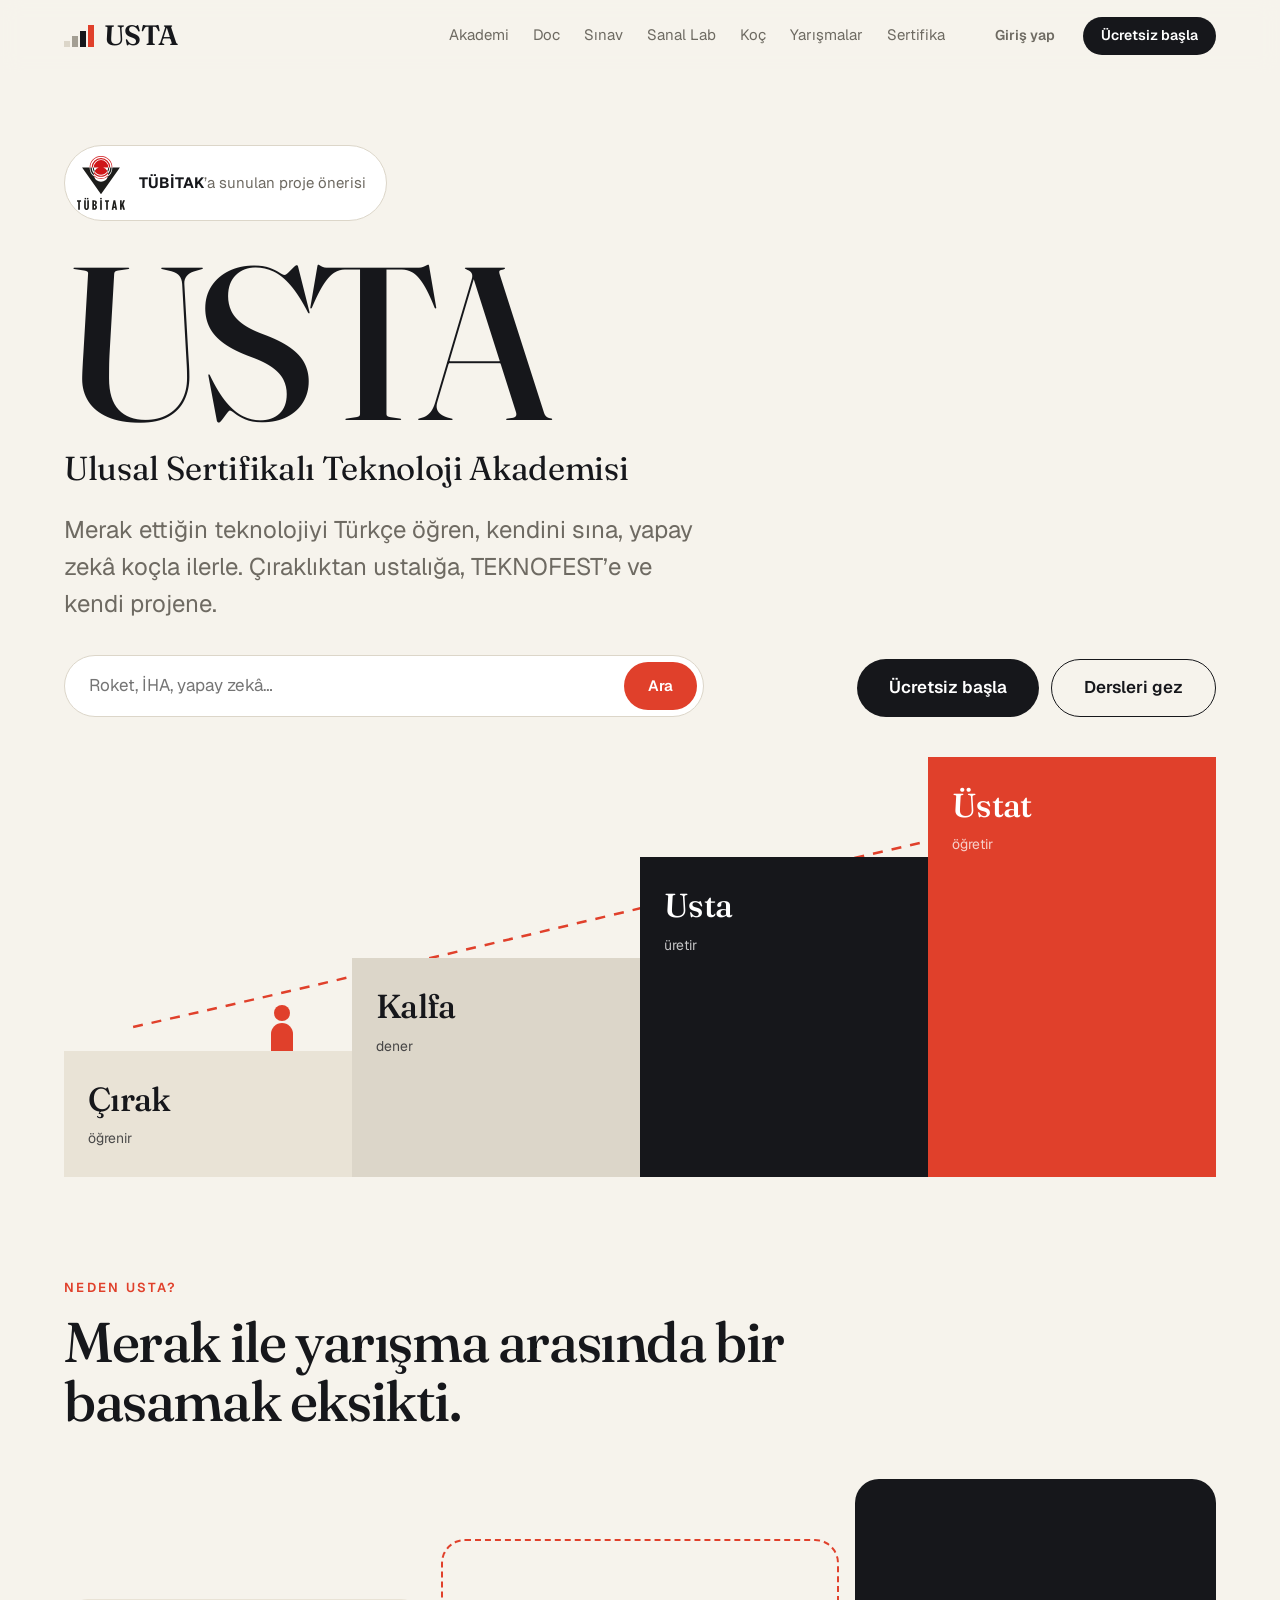
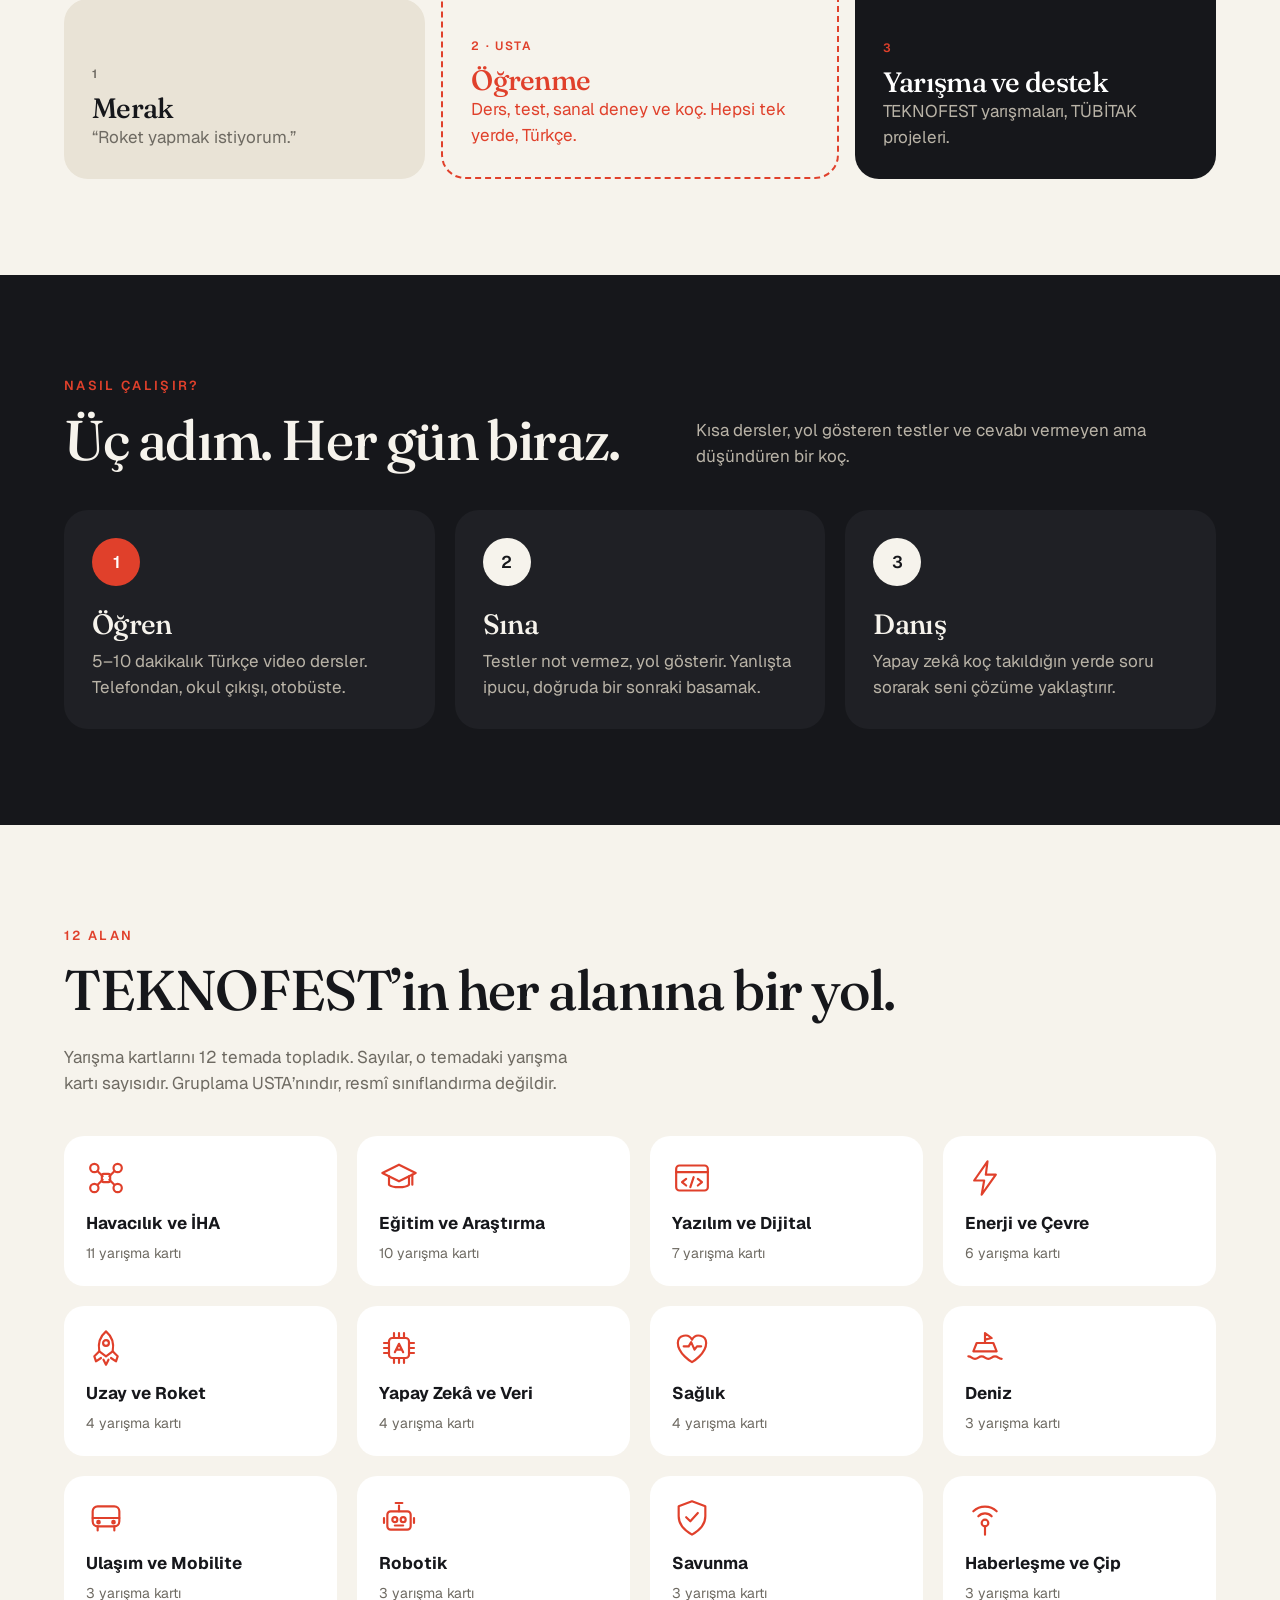
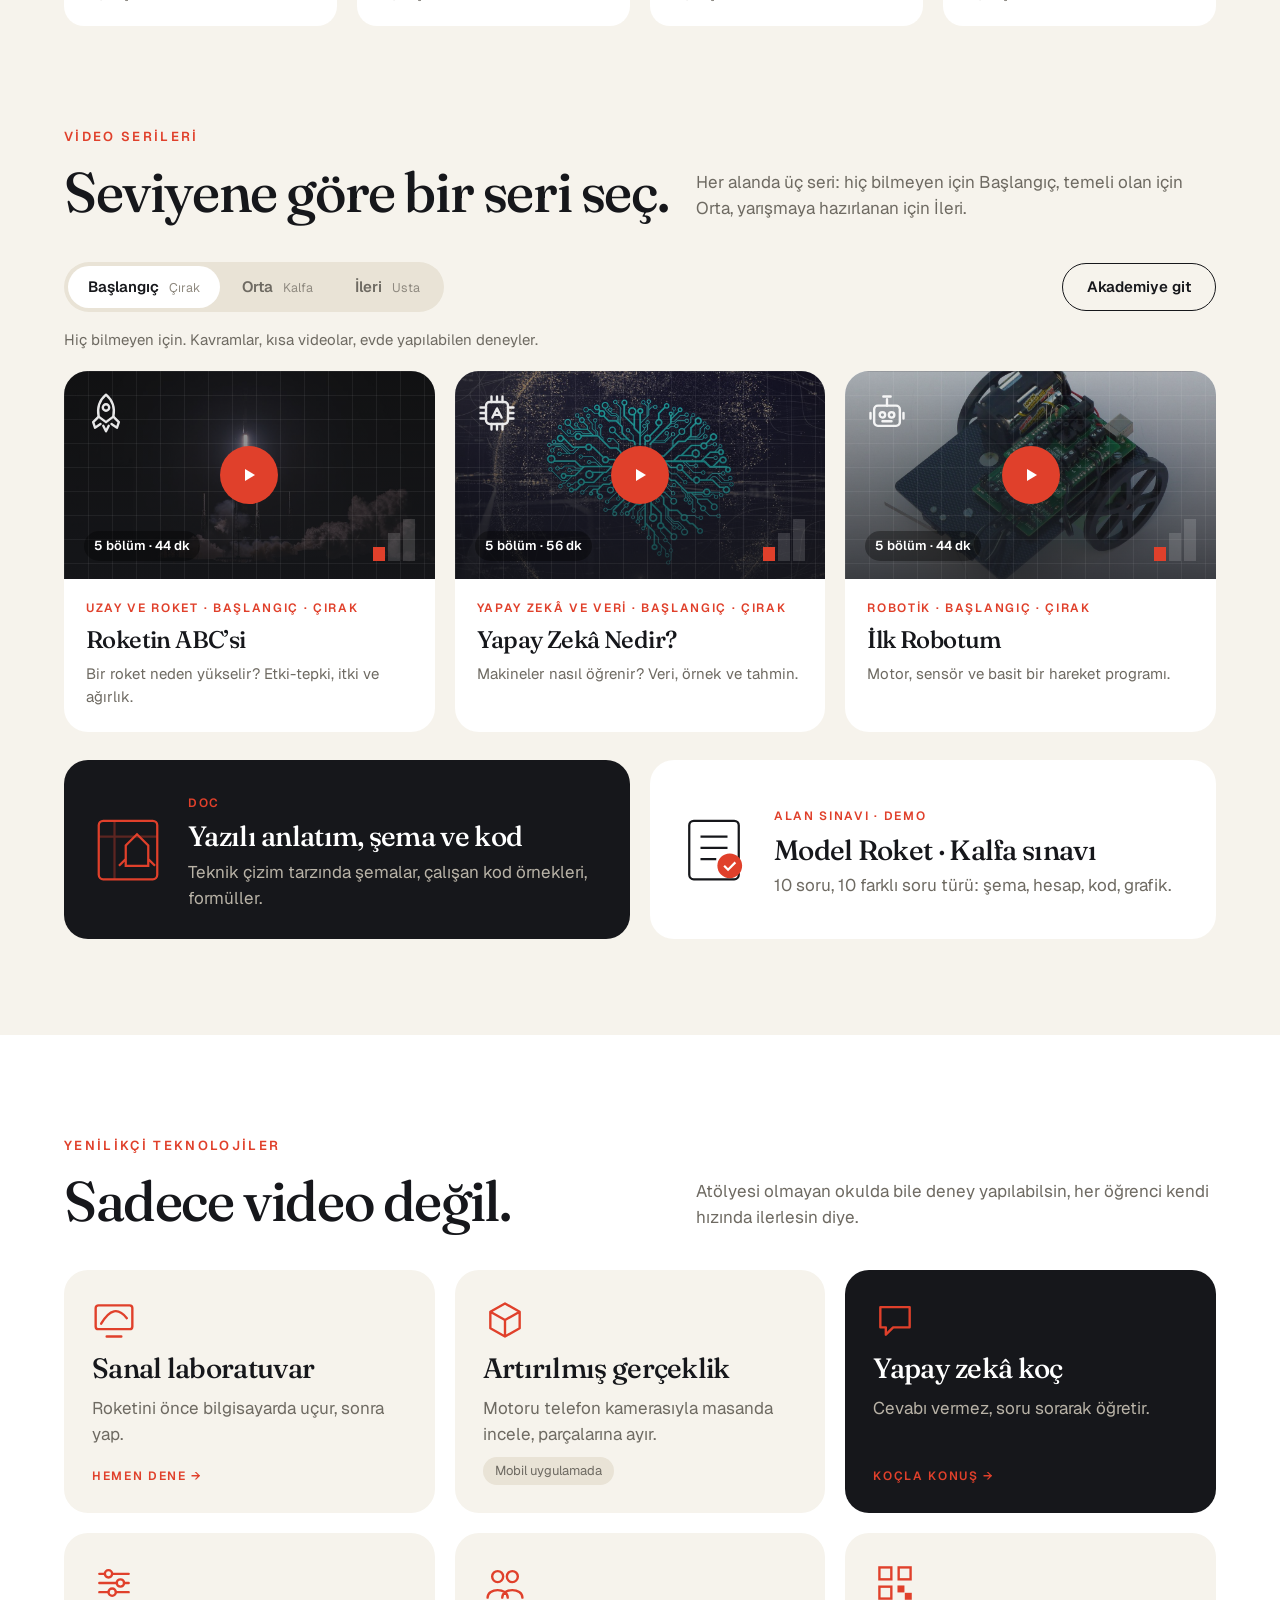
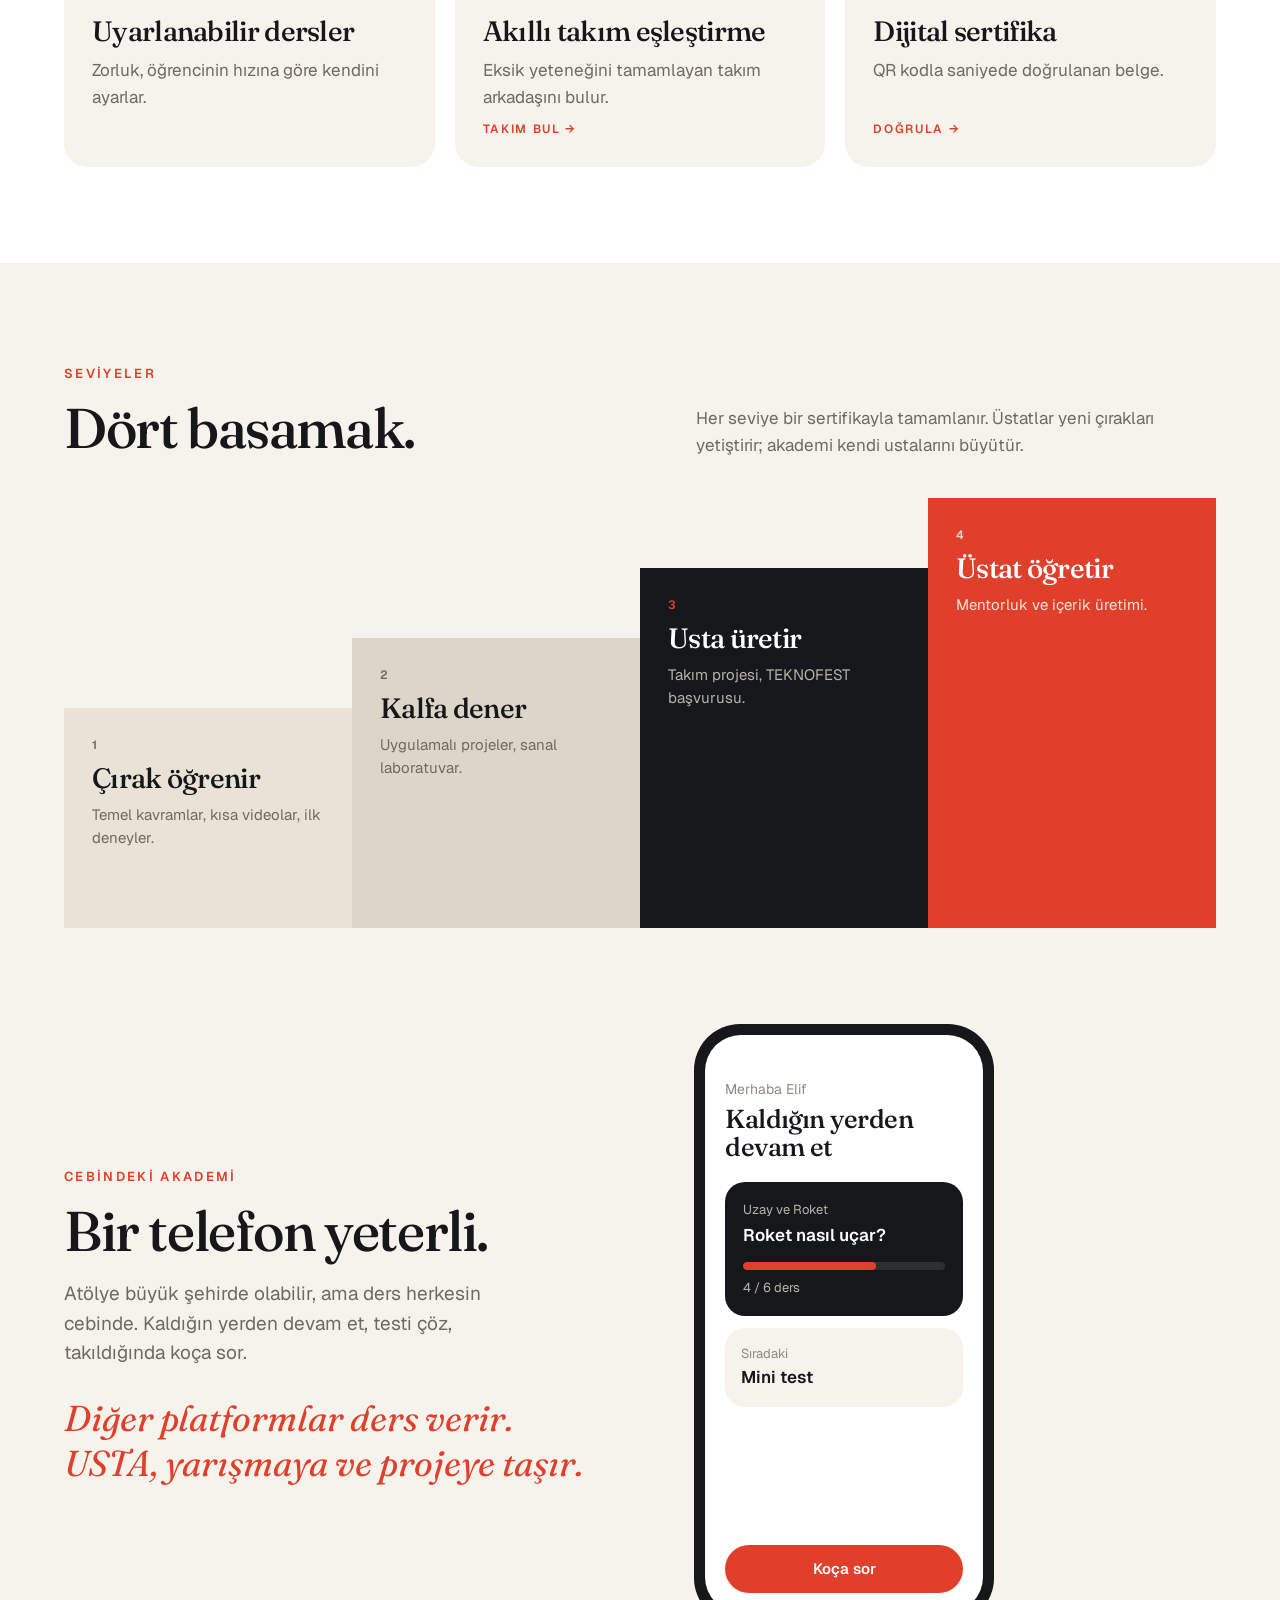
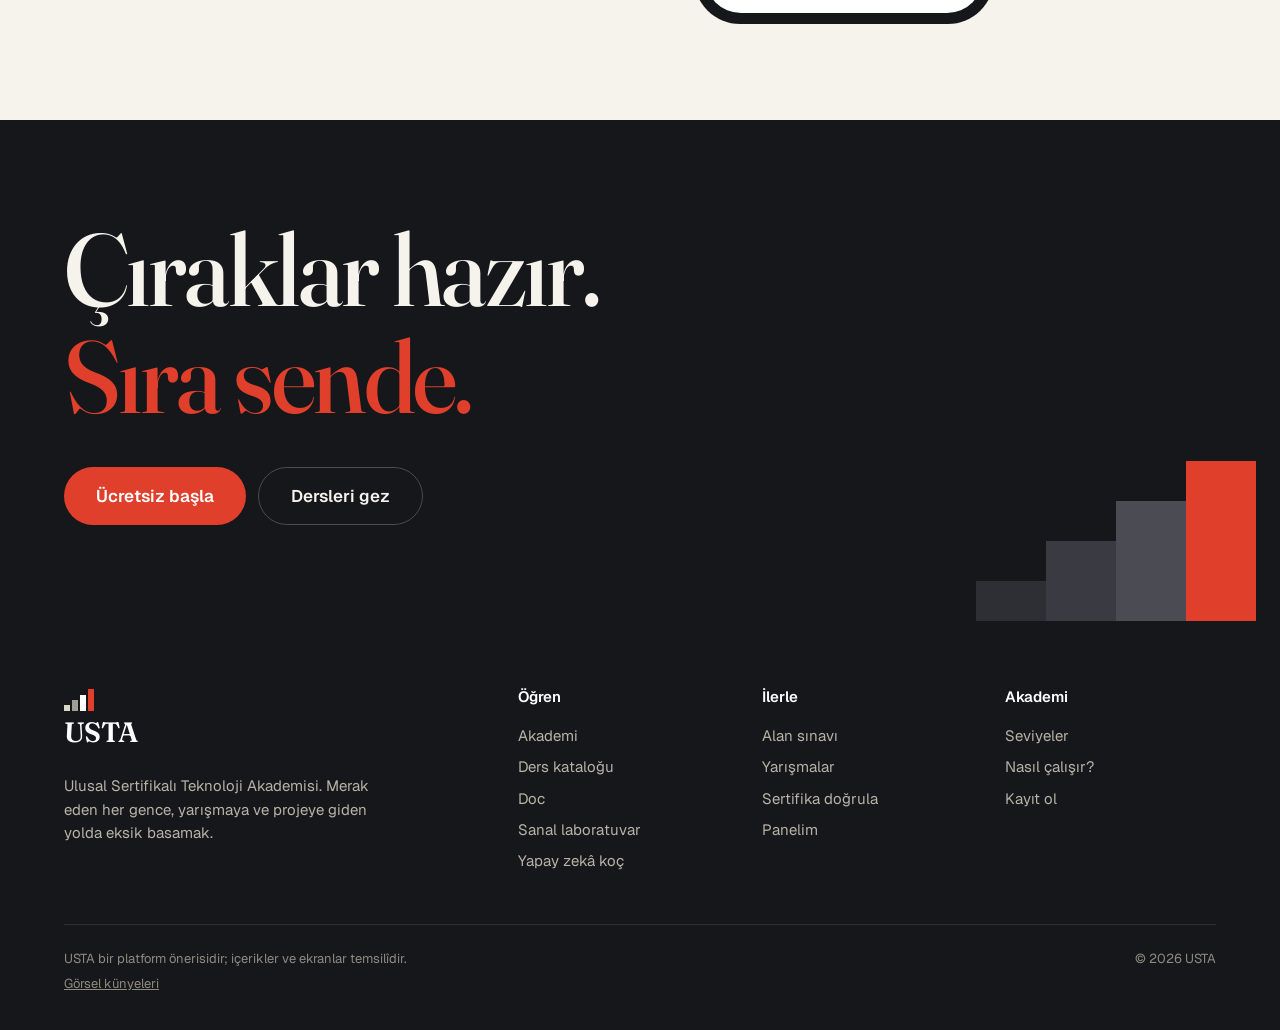
<file: index.html>
<!doctype html>
<html lang="tr">
<head>
<meta charset="utf-8">
<meta name="viewport" content="width=device-width, initial-scale=1">
<title>USTA — Ulusal Sertifikalı Teknoloji Akademisi</title>
<meta name="description" content="Merak eden her genç için Türkçe teknoloji dersleri, testler, sanal laboratuvar ve yapay zekâ koç. TEKNOFEST ve TÜBİTAK projelerine giden eksik basamak.">
<link rel="preconnect" href="https://fonts.googleapis.com"><link rel="preconnect" href="https://fonts.gstatic.com" crossorigin>
<link href="https://fonts.googleapis.com/css2?family=Fraunces:opsz,wght@9..144,300..700&family=Geist:wght@400..700&display=swap" rel="stylesheet">
<link rel="stylesheet" href="assets/css/style.css">
<link rel="icon" href="data:image/svg+xml,%3Csvg xmlns='http://www.w3.org/2000/svg' viewBox='0 0 32 32'%3E%3Crect x='2' y='22' width='6' height='8' fill='%23DCD6C9'/%3E%3Crect x='9' y='16' width='6' height='14' fill='%23A39E93'/%3E%3Crect x='16' y='10' width='6' height='20' fill='%2316171B'/%3E%3Crect x='23' y='3' width='6' height='27' fill='%23E0402B'/%3E%3C/svg%3E">
<style>
  .hero .row{display:flex;justify-content:space-between;align-items:flex-end;gap:32px;flex-wrap:wrap}
  .hero .exp{font-family:var(--serif);font-size:clamp(22px,2.6vw,34px);letter-spacing:-.01em;margin-top:8px}
  .gap{display:grid;grid-template-columns:1fr 1.1fr 1fr;gap:16px;align-items:end;margin-top:48px}
  .gap .b{border-radius:24px;padding:28px;min-height:180px;display:flex;flex-direction:column;justify-content:flex-end}
  .gap .q{border:2.5px dashed var(--red);color:var(--red);min-height:240px;background:transparent}
  .tech{display:grid;grid-template-columns:repeat(3,1fr);gap:20px}
  .tech .card{display:flex;flex-direction:column;gap:10px;min-height:220px;transition:transform .2s}
  .tech .card:hover{transform:translateY(-3px)}
  .tech svg{width:44px;height:44px;color:var(--red)}
  .demo{display:grid;grid-template-columns:1.1fr 1fr;gap:56px;align-items:center}
  .levels{display:grid;grid-template-columns:repeat(4,1fr);gap:0;align-items:end}
  .levels .lv{padding:28px;display:flex;flex-direction:column;gap:8px}
  @media (max-width:960px){.tech{grid-template-columns:1fr 1fr}.demo{grid-template-columns:1fr}.demo .phones{justify-content:center}.levels{grid-template-columns:1fr 1fr}.gap{grid-template-columns:1fr}}
  @media (max-width:600px){.tech{grid-template-columns:1fr}.levels{grid-template-columns:1fr}.levels .lv{min-height:auto!important}}
  .tubitak{display:inline-flex;align-items:center;gap:14px;padding:10px 20px 10px 12px;background:var(--white);border:1px solid var(--line, #DCD6C9);border-radius:999px;margin-bottom:28px;font-size:15px;color:var(--muted)}
  .tubitak b{color:var(--ink);font-weight:700}
  .tubitak img{width:48px;height:auto;display:block}
</style>
</head>
<body>
<div id="site-header"></div>

<main>
<section class="hero">
  <div class="wrap">
    <div class="tubitak"><img src="assets/img/tubitak.svg" alt="TÜBİTAK logosu" width="54" height="60"><span><b>TÜBİTAK</b>’a sunulan proje önerisi</span></div>
    <h1 class="serif">USTA</h1>
    <div class="row">
      <div>
        <p class="exp">Ulusal Sertifikalı Teknoloji Akademisi</p>
        <p class="sub">Merak ettiğin teknolojiyi Türkçe öğren, kendini sına, yapay zekâ koçla ilerle. Çıraklıktan ustalığa, TEKNOFEST’e ve kendi projene.</p>
        <form class="search" action="dersler.html" role="search">
          <label class="sr" for="q">Ders ara</label>
          <input id="q" name="q" placeholder="Roket, İHA, yapay zekâ…" autocomplete="off">
          <button class="btn btn-red" type="submit">Ara</button>
        </form>
      </div>
      <div class="actions">
        <a class="btn btn-ink btn-lg" href="giris.html?k=1">Ücretsiz başla</a>
        <a class="btn btn-line btn-lg" href="dersler.html">Dersleri gez</a>
      </div>
    </div>
    <div class="stair" aria-label="Çırak, Kalfa, Usta, Üstat seviyeleri">
      <svg class="path" viewBox="0 0 1000 420" preserveAspectRatio="none" aria-hidden="true"><path d="M60 270 C 330 200, 640 110, 960 30" fill="none" stroke="#E0402B" stroke-width="2.5" stroke-dasharray="10 9" vector-effect="non-scaling-stroke"/></svg>
      <a class="s s1" href="dersler.html?l=cirak"><b>Çırak</b><span>öğrenir</span></a>
      <a class="s s2" href="dersler.html?l=kalfa"><b>Kalfa</b><span>dener</span></a>
      <a class="s s3" href="dersler.html?l=usta"><b>Usta</b><span>üretir</span></a>
      <a class="s s4" href="dersler.html?l=ustat"><b>Üstat</b><span>öğretir</span></a>
      <div class="walker" style="left:18%;bottom:30%"></div>
    </div>
  </div>
</section>

<section>
  <div class="wrap">
    <span class="eyebrow">Neden USTA?</span>
    <h2 style="margin-top:14px;max-width:820px">Merak ile yarışma arasında bir basamak eksikti.</h2>
    <div class="gap">
      <div class="b" style="background:var(--beige)"><span class="tag" style="color:var(--muted)">1</span><h3 style="margin-top:8px">Merak</h3><p class="muted">“Roket yapmak istiyorum.”</p></div>
      <div class="b q"><span class="tag">2 · USTA</span><h3 style="margin-top:8px">Öğrenme</h3><p>Ders, test, sanal deney ve koç. Hepsi tek yerde, Türkçe.</p></div>
      <div class="b card-dark" style="min-height:300px"><span class="tag">3</span><h3 style="margin-top:8px">Yarışma ve destek</h3><p style="color:#B9B3A7">TEKNOFEST yarışmaları, TÜBİTAK projeleri.</p></div>
    </div>
  </div>
</section>

<section id="nasil" class="dark">
  <div class="wrap">
    <div class="head"><div><span class="eyebrow">Nasıl çalışır?</span><h2 style="margin-top:14px">Üç adım. Her gün biraz.</h2></div><p>Kısa dersler, yol gösteren testler ve cevabı vermeyen ama düşündüren bir koç.</p></div>
    <div class="grid g3">
      <div class="card" style="background:#1F2025;color:var(--paper)"><div class="step-n" style="background:var(--red)">1</div><h3 style="margin-top:22px">Öğren</h3><p class="muted" style="margin-top:8px">5–10 dakikalık Türkçe video dersler. Telefondan, okul çıkışı, otobüste.</p></div>
      <div class="card" style="background:#1F2025;color:var(--paper)"><div class="step-n" style="background:var(--paper);color:var(--ink)">2</div><h3 style="margin-top:22px">Sına</h3><p class="muted" style="margin-top:8px">Testler not vermez, yol gösterir. Yanlışta ipucu, doğruda bir sonraki basamak.</p></div>
      <div class="card" style="background:#1F2025;color:var(--paper)"><div class="step-n" style="background:var(--paper);color:var(--ink)">3</div><h3 style="margin-top:22px">Danış</h3><p class="muted" style="margin-top:8px">Yapay zekâ koç takıldığın yerde soru sorarak seni çözüme yaklaştırır.</p></div>
    </div>
  </div>
</section>

<section>
  <div class="wrap">
    <div class="head"><div><span class="eyebrow">12 alan</span><h2 style="margin-top:14px">TEKNOFEST’in her alanına bir yol.</h2></div><p>Yarışma kartlarını 12 temada topladık. Sayılar, o temadaki yarışma kartı sayısıdır. Gruplama USTA’nındır, resmî sınıflandırma değildir.</p></div>
    <div class="grid g4" id="areas"></div>
  </div>
</section>

<section style="padding-top:0">
  <div class="wrap">
    <div class="head"><div><span class="eyebrow">Video serileri</span><h2 style="margin-top:14px">Seviyene göre bir seri seç.</h2></div><p>Her alanda üç seri: hiç bilmeyen için Başlangıç, temeli olan için Orta, yarışmaya hazırlanan için İleri.</p></div>
    <div style="display:flex;justify-content:space-between;align-items:center;gap:16px;flex-wrap:wrap;margin-bottom:24px"><div class="tabs-lv" id="lvtabs"></div><a class="btn btn-line" href="akademi.html">Akademiye git</a></div>
    <p class="muted" id="lvdesc" style="font-size:15px;margin:-8px 0 20px"></p>
    <div class="grid g3" id="popular"></div>
    <div class="grid g2" style="margin-top:28px">
      <a class="card card-dark" href="doc.html" style="display:flex;gap:24px;align-items:center"><svg viewBox="0 0 64 64" width="72" height="72" fill="none" stroke="currentColor" stroke-width="2" style="flex-shrink:0;color:var(--red)"><rect x="6" y="6" width="52" height="52" rx="4"/><path d="M6 20H58M20 6V58" stroke-opacity=".35"/><path d="M30 46V28L40 18L50 28V46ZM30 40L24 46M50 40L56 46"/></svg><span><span class="tag">Doc</span><h3 style="color:#fff;margin-top:6px">Yazılı anlatım, şema ve kod</h3><p style="color:#B9B3A7;margin-top:6px">Teknik çizim tarzında şemalar, çalışan kod örnekleri, formüller.</p></span></a>
      <a class="card" href="sinav.html" style="display:flex;gap:24px;align-items:center;background:var(--white)"><svg viewBox="0 0 64 64" width="72" height="72" fill="none" stroke="currentColor" stroke-width="2" style="flex-shrink:0"><rect x="10" y="6" width="44" height="52" rx="4"/><path d="M20 20H44M20 30H44M20 40H34"/><circle cx="46" cy="46" r="10" fill="var(--red)" stroke="var(--red)"/><path d="M41 46l3.5 3.5L51 43" stroke="#fff"/></svg><span><span class="tag">Alan sınavı · Demo</span><h3 style="margin-top:6px">Model Roket · Kalfa sınavı</h3><p class="muted" style="margin-top:6px">10 soru, 10 farklı soru türü: şema, hesap, kod, grafik.</p></span></a>
    </div>
  </div>
</section>

<section style="background:var(--white)">
  <div class="wrap">
    <div class="head"><div><span class="eyebrow">Yenilikçi teknolojiler</span><h2 style="margin-top:14px">Sadece video değil.</h2></div><p>Atölyesi olmayan okulda bile deney yapılabilsin, her öğrenci kendi hızında ilerlesin diye.</p></div>
    <div class="tech">
      <a class="card" style="background:var(--paper)" href="lab.html"><svg viewBox="0 0 48 48" fill="none" stroke="currentColor" stroke-width="2.6" stroke-linecap="round"><rect x="4" y="8" width="40" height="26" rx="3"/><path d="M16 42H32M10 28Q24 4 38 22"/></svg><h3>Sanal laboratuvar</h3><p class="muted">Roketini önce bilgisayarda uçur, sonra yap.</p><span class="tag" style="margin-top:auto">Hemen dene →</span></a>
      <div class="card" style="background:var(--paper)"><svg viewBox="0 0 48 48" fill="none" stroke="currentColor" stroke-width="2.6" stroke-linejoin="round"><path d="M24 6L40 15V33L24 42L8 33V15ZM8 15L24 24L40 15M24 24V42"/></svg><h3>Artırılmış gerçeklik</h3><p class="muted">Motoru telefon kamerasıyla masanda incele, parçalarına ayır.</p><span class="badge" style="margin-top:auto;align-self:flex-start">Mobil uygulamada</span></div>
      <a class="card card-dark" href="koc.html"><svg viewBox="0 0 48 48" fill="none" stroke="currentColor" stroke-width="2.6" stroke-linecap="round" stroke-linejoin="round"><path d="M8 10H40V32H22L14 40V32H8Z"/></svg><h3>Yapay zekâ koç</h3><p style="color:#B9B3A7">Cevabı vermez, soru sorarak öğretir.</p><span class="tag" style="margin-top:auto">Koçla konuş →</span></a>
      <div class="card" style="background:var(--paper)"><svg viewBox="0 0 48 48" fill="none" stroke="currentColor" stroke-width="2.6" stroke-linecap="round"><path d="M8 14H40M8 24H40M8 34H40"/><circle cx="18" cy="14" r="4" fill="#F6F3EC"/><circle cx="31" cy="24" r="4" fill="#F6F3EC"/><circle cx="22" cy="34" r="4" fill="#F6F3EC"/></svg><h3>Uyarlanabilir dersler</h3><p class="muted">Zorluk, öğrencinin hızına göre kendini ayarlar.</p></div>
      <a class="card" style="background:var(--paper)" href="yarismalar.html"><svg viewBox="0 0 48 48" fill="none" stroke="currentColor" stroke-width="2.6" stroke-linecap="round"><circle cx="16" cy="17" r="6"/><circle cx="32" cy="17" r="6"/><path d="M5 40C5 29 27 29 27 40M21 40C21 29 43 29 43 40"/></svg><h3>Akıllı takım eşleştirme</h3><p class="muted">Eksik yeteneğini tamamlayan takım arkadaşını bulur.</p><span class="tag" style="margin-top:auto">Takım bul →</span></a>
      <a class="card" style="background:var(--paper)" href="sertifika.html"><svg viewBox="0 0 48 48" fill="none" stroke="currentColor" stroke-width="2.6"><rect x="7" y="7" width="13" height="13"/><rect x="28" y="7" width="13" height="13"/><rect x="7" y="28" width="13" height="13"/><rect x="28" y="28" width="5" height="5" fill="currentColor"/><rect x="36" y="36" width="5" height="5" fill="currentColor"/></svg><h3>Dijital sertifika</h3><p class="muted">QR kodla saniyede doğrulanan belge.</p><span class="tag" style="margin-top:auto">Doğrula →</span></a>
    </div>
  </div>
</section>

<section id="seviyeler">
  <div class="wrap">
    <div class="head"><div><span class="eyebrow">Seviyeler</span><h2 style="margin-top:14px">Dört basamak.</h2></div><p>Her seviye bir sertifikayla tamamlanır. Üstatlar yeni çırakları yetiştirir; akademi kendi ustalarını büyütür.</p></div>
    <div class="levels">
      <div class="lv" style="background:var(--beige);min-height:220px"><span class="tag" style="color:var(--muted)">1</span><h3>Çırak öğrenir</h3><p class="muted" style="font-size:15px">Temel kavramlar, kısa videolar, ilk deneyler.</p></div>
      <div class="lv" style="background:var(--line);min-height:290px"><span class="tag" style="color:var(--muted)">2</span><h3>Kalfa dener</h3><p class="muted" style="font-size:15px">Uygulamalı projeler, sanal laboratuvar.</p></div>
      <div class="lv card-dark" style="min-height:360px"><span class="tag">3</span><h3>Usta üretir</h3><p style="font-size:15px;color:#B9B3A7">Takım projesi, TEKNOFEST başvurusu.</p></div>
      <div class="lv redbg" style="min-height:430px"><span class="tag" style="color:var(--red-3)">4</span><h3>Üstat öğretir</h3><p style="font-size:15px;color:#FFE3DC">Mentorluk ve içerik üretimi.</p></div>
    </div>
  </div>
</section>

<section style="padding-top:0">
  <div class="wrap demo">
    <div>
      <span class="eyebrow">Cebindeki akademi</span>
      <h2 style="margin-top:14px">Bir telefon yeterli.</h2>
      <p class="muted" style="margin-top:18px;font-size:19px;max-width:480px">Atölye büyük şehirde olabilir, ama ders herkesin cebinde. Kaldığın yerden devam et, testi çöz, takıldığında koça sor.</p>
      <p class="quote" style="margin-top:28px;max-width:520px">Diğer platformlar ders verir. USTA, yarışmaya ve projeye taşır.</p>
    </div>
    <div class="phones" style="display:flex;gap:20px">
      <div class="phone"><div class="screen">
        <p style="font-size:14px;color:var(--muted-2)">Merhaba <span data-username>Elif</span></p>
        <p class="serif" style="font-size:26px;line-height:1.1;margin-top:4px">Kaldığın yerden devam et</p>
        <div class="card-dark" style="border-radius:20px;padding:18px;margin-top:20px"><p style="font-size:13px;color:#B9B3A7">Uzay ve Roket</p><p style="font-weight:600;margin-top:2px">Roket nasıl uçar?</p><div class="bar" style="margin-top:14px"><i style="width:66%"></i></div><p style="font-size:13px;color:#B9B3A7;margin-top:8px">4 / 6 ders</p></div>
        <div style="background:var(--paper);border-radius:20px;padding:16px;margin-top:12px"><p style="font-size:13px;color:var(--muted-2)">Sıradaki</p><p style="font-weight:600">Mini test</p></div>
        <a href="koc.html" class="btn btn-red" style="margin-top:auto">Koça sor</a>
      </div></div>
    </div>
  </div>
</section>

<section class="dark" style="position:relative;overflow:hidden">
  <div class="wrap">
    <h2 style="font-size:clamp(48px,8vw,104px)">Çıraklar hazır.<br><span style="color:var(--red)">Sıra sende.</span></h2>
    <div style="display:flex;gap:12px;margin-top:36px;flex-wrap:wrap"><a class="btn btn-red btn-lg" href="giris.html?k=1">Ücretsiz başla</a><a class="btn btn-lg" style="border:1.5px solid #4A4B53;color:var(--paper)" href="dersler.html">Dersleri gez</a></div>
  </div>
  <div style="position:absolute;right:24px;bottom:0;display:flex;align-items:flex-end" aria-hidden="true"><i style="width:70px;height:40px;background:#2E2F35"></i><i style="width:70px;height:80px;background:#3A3B42"></i><i style="width:70px;height:120px;background:#4A4B53"></i><i style="width:70px;height:160px;background:var(--red)"></i></div>
</section>
</main>

<div id="site-footer"></div>
<script src="assets/js/data.js"></script>
<script src="assets/js/app.js"></script>
<script src="assets/js/series.js"></script>
<script>
  document.getElementById('areas').innerHTML = USTA.areas.map(function (a) {
    return '<a class="tile" href="dersler.html?a=' + a.id + '">' + USTA.icon(a.icon, 'ic') + '<b style="margin-top:auto;font-size:17px">' + a.name + '</b><span class="muted" style="font-size:14px">' + a.cards + ' yarışma kartı</span></a>';
  }).join('');
  (function () {
    var PICK = { cirak: ['uzay', 'yapayzeka', 'robotik'], kalfa: ['uzay', 'havacilik', 'enerji'], usta: ['uzay', 'yapayzeka', 'havacilik'] }, cur = 'cirak';
    function draw() {
      document.getElementById('lvtabs').innerHTML = USTA.tiers.map(function (t) { return '<button class="' + (t.id === cur ? 'on' : '') + '" data-t="' + t.id + '">' + t.name + ' <small>' + t.level + '</small></button>'; }).join('');
      document.getElementById('lvdesc').textContent = USTA.tierById(cur).desc;
      document.getElementById('popular').innerHTML = PICK[cur].map(function (a) { return USTA.seriesCard(USTA.seriesById(a + '-' + cur), { showArea: true }); }).join('');
    }
    document.getElementById('lvtabs').onclick = function (e) { var b = e.target.closest('[data-t]'); if (b) { cur = b.dataset.t; draw(); } };
    draw();
  })();
  var u = USTA.user(); if (u) document.querySelectorAll('[data-username]').forEach(function (e) { e.textContent = u.name.split(' ')[0]; });
</script>
</body>
</html>
</file>
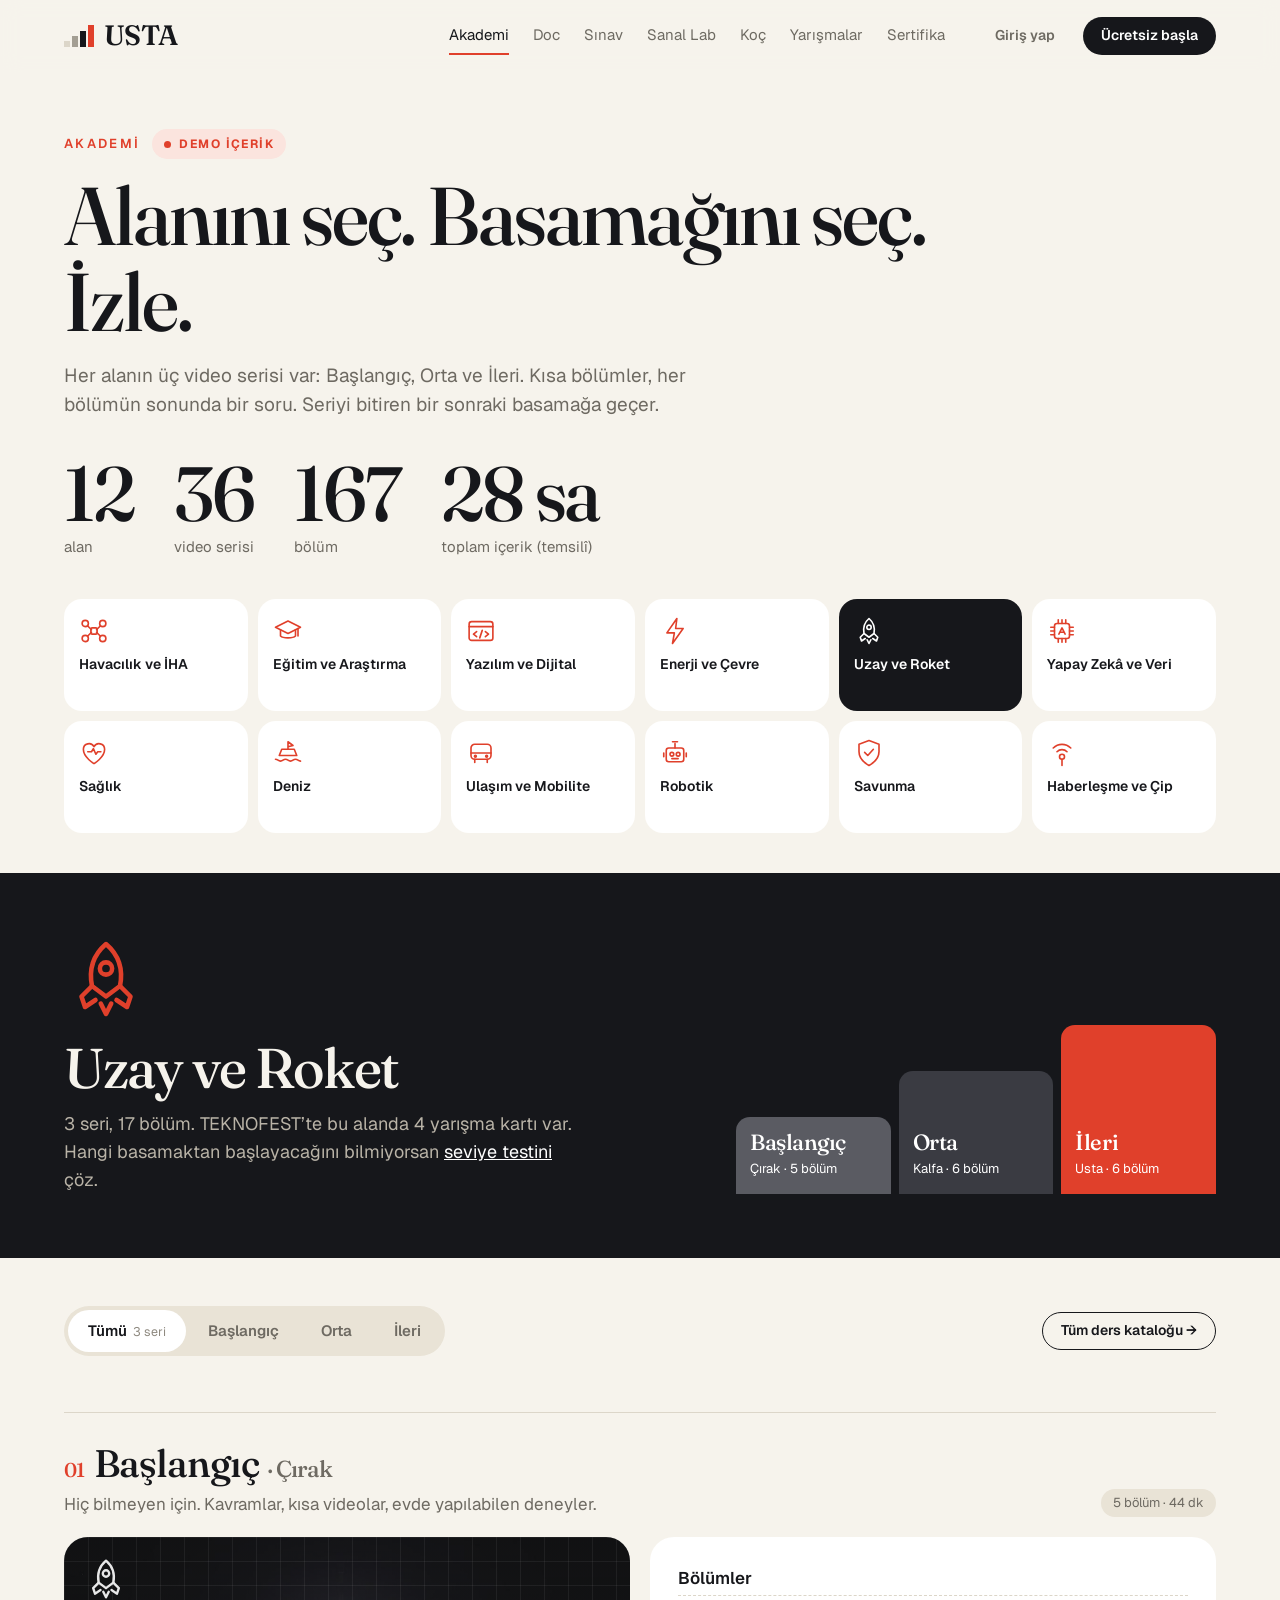
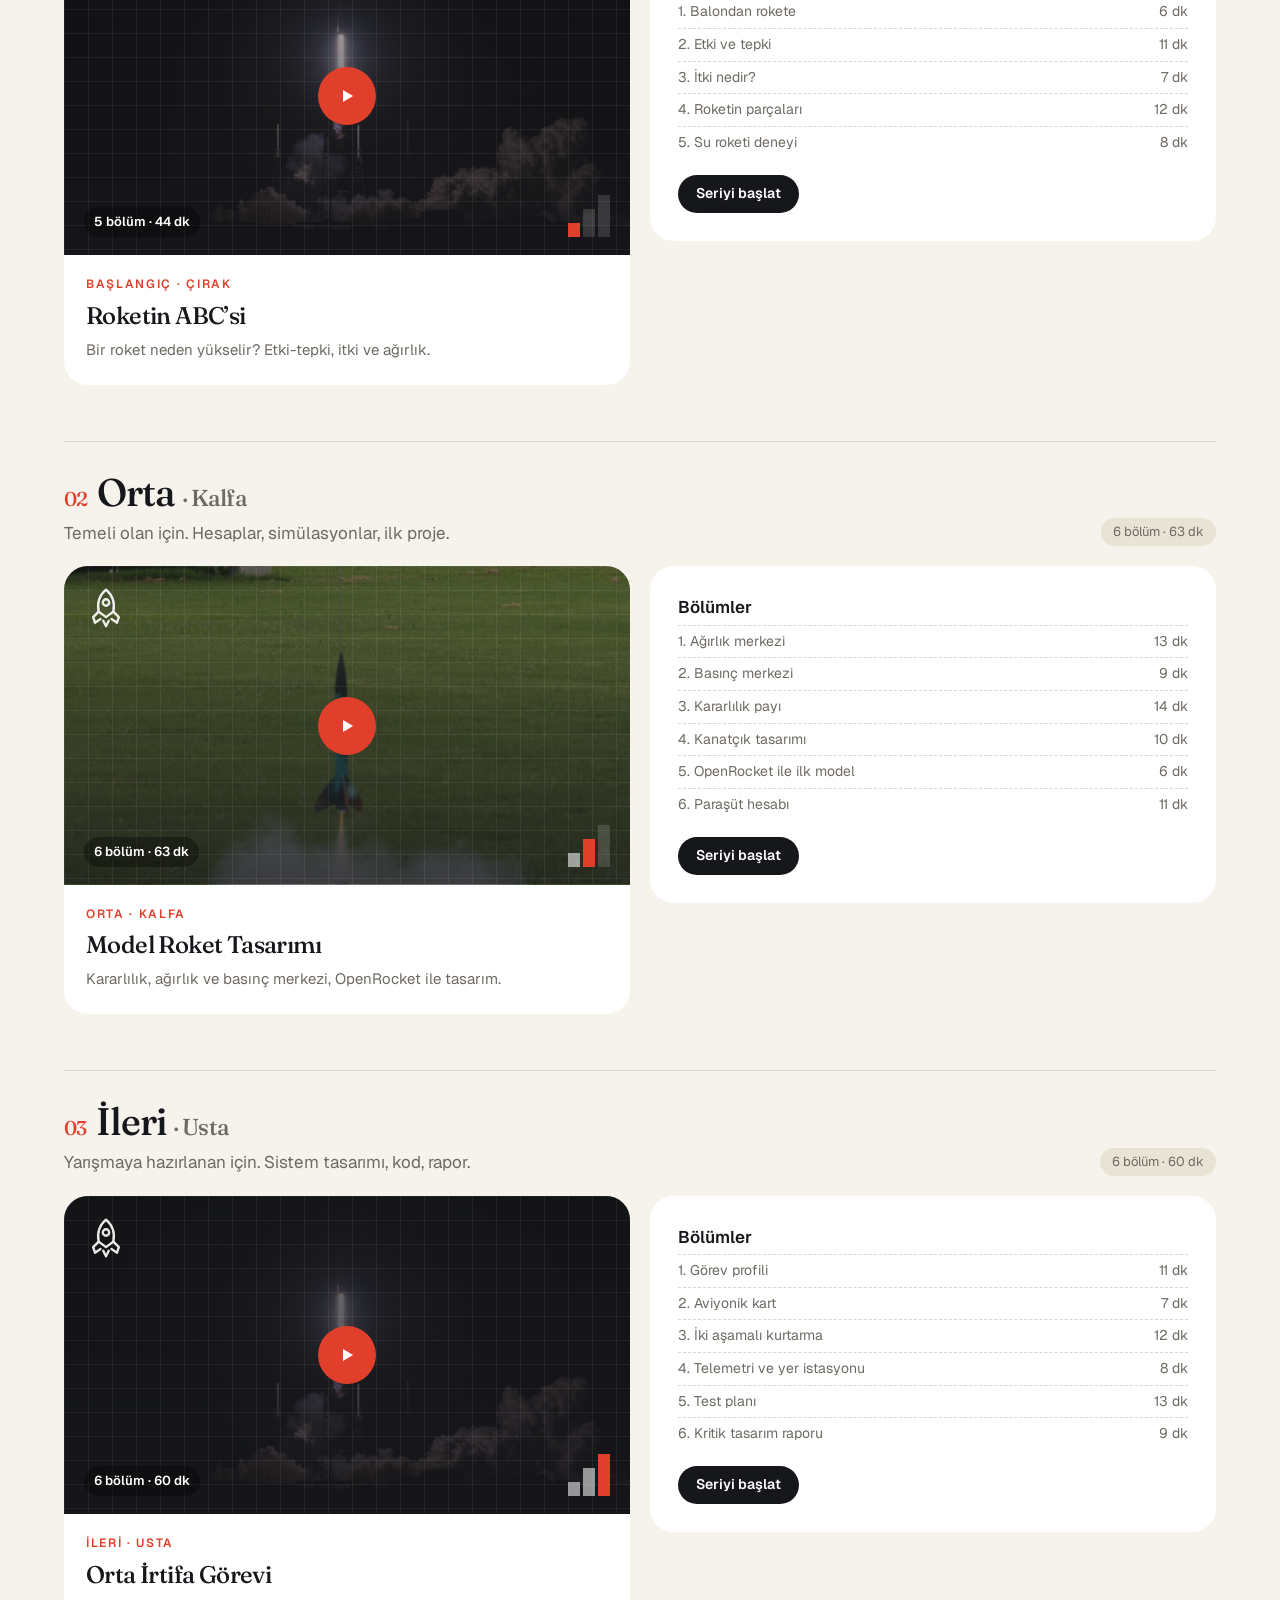
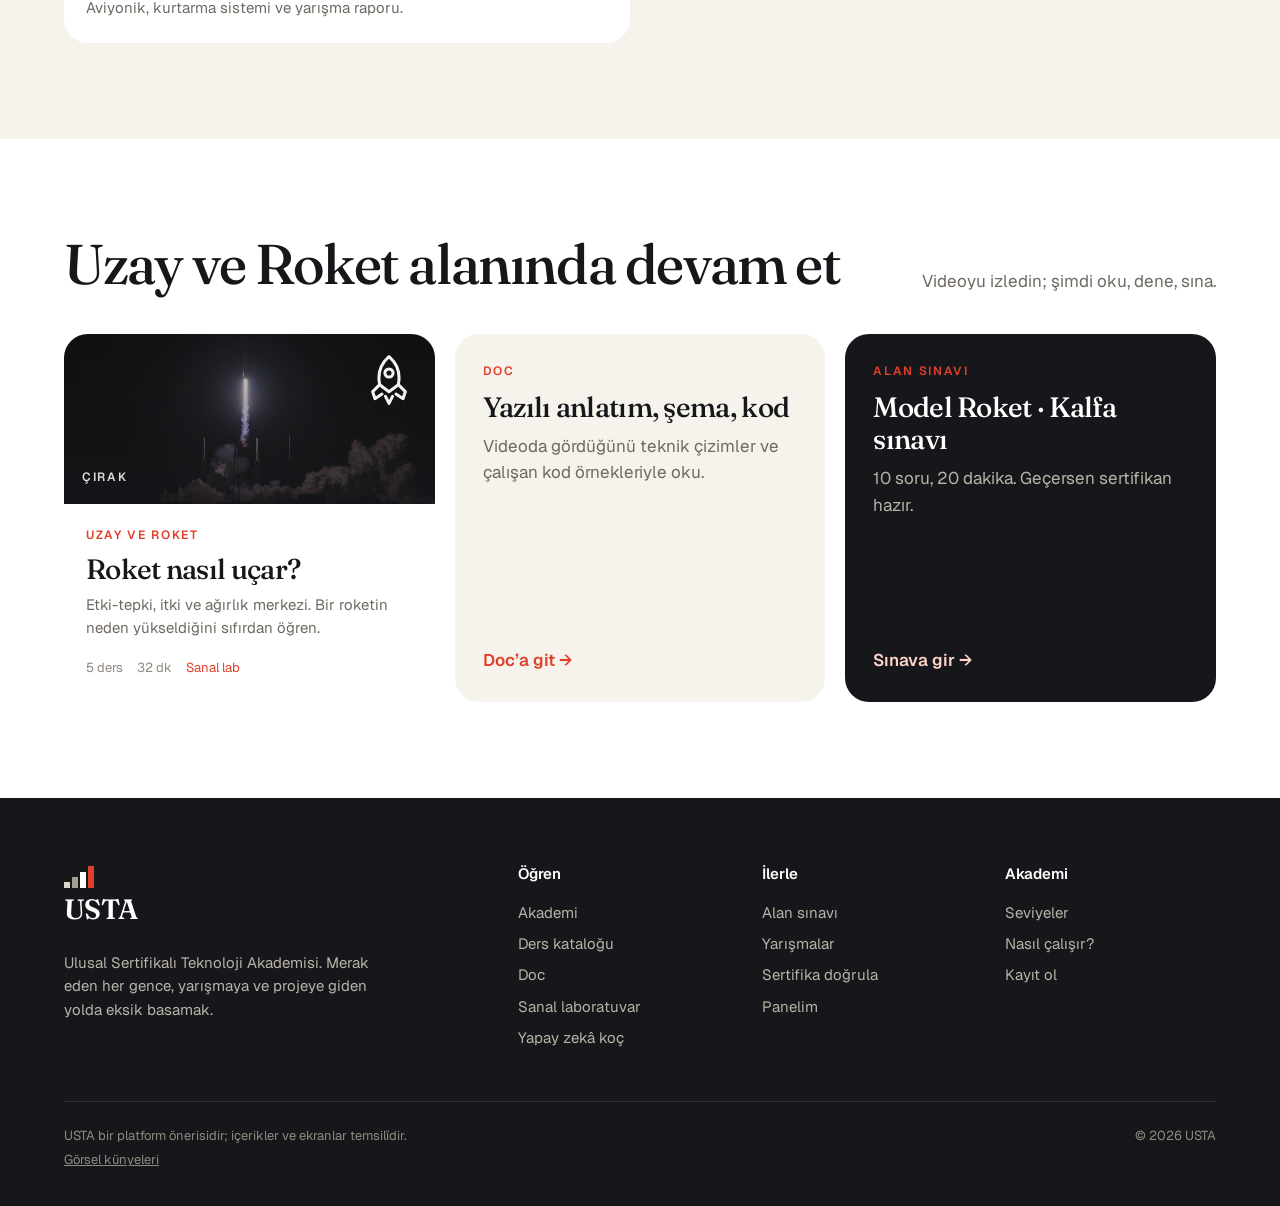
<file: akademi.html>
<!doctype html>
<html lang="tr">
<head>
<meta charset="utf-8">
<meta name="viewport" content="width=device-width, initial-scale=1">
<title>Akademi — USTA</title>
<link rel="preconnect" href="https://fonts.googleapis.com"><link rel="preconnect" href="https://fonts.gstatic.com" crossorigin>
<link href="https://fonts.googleapis.com/css2?family=Fraunces:opsz,wght@9..144,300..700&family=Geist:wght@400..700&display=swap" rel="stylesheet">
<link rel="stylesheet" href="assets/css/style.css">
<style>
  .kpi{display:flex;gap:40px;flex-wrap:wrap;margin-top:36px}
  .kpi b{display:block;font-family:var(--serif);font-weight:500;font-size:clamp(48px,6vw,80px);letter-spacing:-.03em;line-height:1}
  .kpi span{color:var(--muted);font-size:15px}
  .areas{display:grid;grid-template-columns:repeat(6,1fr);gap:10px;margin-top:40px}
  .areas button{background:var(--white);border-radius:18px;padding:16px 14px;display:flex;flex-direction:column;align-items:flex-start;gap:10px;border:1.5px solid transparent;text-align:left;font-size:14px;font-weight:600;line-height:1.25;min-height:112px;transition:border-color .15s, transform .15s}
  .areas button:hover{border-color:var(--line);transform:translateY(-2px)}
  .areas button svg{width:30px;height:30px;color:var(--red)}
  .areas button.on{background:var(--ink);color:#fff}
  .areas button.on svg{color:#fff}
  .band{display:grid;grid-template-columns:1.3fr 1fr;gap:48px;align-items:end}
  .band .big{width:84px;height:84px;color:var(--red)}
  .ladder{display:grid;grid-template-columns:repeat(3,1fr);gap:8px;align-items:end;height:170px}
  .ladder div{border-radius:14px 14px 0 0;padding:14px;display:flex;flex-direction:column;justify-content:flex-end;font-size:13px;cursor:pointer;transition:filter .15s}
  .ladder div:hover{filter:brightness(1.12)}
  .ladder div b{font-family:var(--serif);font-weight:500;font-size:22px;letter-spacing:-.02em}
  .tier-head{display:flex;justify-content:space-between;align-items:flex-end;gap:16px;flex-wrap:wrap;margin:56px 0 20px;padding-top:28px;border-top:1px solid var(--line)}
  .tier-head h3{font-size:clamp(28px,3vw,40px)}
  .tier-head .n{font-family:var(--serif);color:var(--red);font-size:20px;margin-right:10px}
  .eps{list-style:none;margin-top:4px;font-size:14px;color:var(--muted)}
  .eps li{display:flex;justify-content:space-between;gap:10px;padding:5px 0;border-top:1px dashed var(--line)}
  /* oynatıcı */
  .modal{position:fixed;inset:0;z-index:80;background:rgba(22,23,27,.72);display:flex;align-items:center;justify-content:center;padding:24px}
  .player{background:var(--ink);color:var(--paper);border-radius:28px;width:min(1100px,100%);max-height:calc(100vh - 48px);display:grid;grid-template-columns:1.7fr 1fr;overflow:hidden}
  .screen{aspect-ratio:16/9;position:relative;background:#0E0F12;overflow:hidden}
  .screen canvas{width:100%;height:100%;display:block}
  .screen .ov{position:absolute;left:24px;top:20px;right:24px;display:flex;justify-content:space-between;gap:12px;font-size:13px;color:#B9B3A7}
  .screen .bigplay{position:absolute;left:50%;top:50%;transform:translate(-50%,-50%);width:76px;height:76px;border-radius:50%;background:var(--red);color:#fff;display:flex;align-items:center;justify-content:center}
  .ctrl{display:flex;align-items:center;gap:14px;padding:14px 20px;border-top:1px solid var(--dark-2)}
  .ctrl button{width:40px;height:40px;border-radius:50%;background:var(--dark-2);color:#fff;display:flex;align-items:center;justify-content:center;flex-shrink:0}
  .ctrl .prog{flex:1;height:6px;border-radius:3px;background:var(--dark-2);cursor:pointer;position:relative}
  .ctrl .prog i{position:absolute;left:0;top:0;bottom:0;background:var(--red);border-radius:3px}
  .ctrl .time{font-size:13px;color:#B9B3A7;font-variant-numeric:tabular-nums;white-space:nowrap}
  .pinfo{padding:20px 24px}
  .side{border-left:1px solid var(--dark-2);display:flex;flex-direction:column;min-height:0}
  .side .h{padding:22px 24px 14px;display:flex;justify-content:space-between;align-items:flex-start;gap:12px}
  .side .x{width:40px;height:40px;border-radius:50%;background:var(--dark-2);color:#fff;font-size:20px;flex-shrink:0}
  .elist{overflow:auto;flex:1;padding:0 12px 16px}
  .elist button{width:100%;display:flex;gap:12px;align-items:center;padding:12px;border-radius:14px;text-align:left;color:#D8D3C8}
  .elist button:hover{background:var(--dark-2)}
  .elist button.on{background:var(--dark-3);color:#fff}
  .elist .k{width:30px;height:30px;border-radius:50%;border:1.5px solid var(--dark-3);display:flex;align-items:center;justify-content:center;font-size:13px;flex-shrink:0}
  .elist .done .k{background:var(--ok);border-color:var(--ok);color:#fff}
  .elist .on .k{background:var(--red);border-color:var(--red);color:#fff}
  .elist small{margin-left:auto;color:#8F8A80;font-size:12px}
  @media (max-width:1140px){.areas{grid-template-columns:repeat(4,1fr)}}
  @media (max-width:960px){.band{grid-template-columns:1fr}.player{grid-template-columns:1fr;overflow:auto}.side{border-left:0;border-top:1px solid var(--dark-2)}.elist{max-height:260px}}
  @media (max-width:600px){.areas{grid-template-columns:repeat(2,1fr)}.modal{padding:0}.player{border-radius:0;max-height:100vh;height:100vh}.kpi{gap:24px}}
</style>
</head>
<body>
<div id="site-header"></div>
<main>
<section style="padding-top:56px;padding-bottom:40px">
  <div class="wrap">
    <div style="display:flex;gap:12px;align-items:center;flex-wrap:wrap"><span class="eyebrow">Akademi</span><span class="demo-pill">Demo içerik</span></div>
    <h1 style="margin-top:14px;font-size:clamp(44px,6.4vw,92px);max-width:980px">Alanını seç. Basamağını seç. İzle.</h1>
    <p class="muted" style="font-size:19px;max-width:660px;margin-top:16px">Her alanın üç video serisi var: Başlangıç, Orta ve İleri. Kısa bölümler, her bölümün sonunda bir soru. Seriyi bitiren bir sonraki basamağa geçer.</p>
    <div class="kpi" id="kpi"></div>
    <div class="areas" id="areas" role="tablist" aria-label="Alanlar"></div>
  </div>
</section>

<section class="dark" style="padding:64px 0">
  <div class="wrap band" id="band"></div>
</section>

<section style="padding-top:48px">
  <div class="wrap">
    <div style="display:flex;justify-content:space-between;align-items:center;gap:16px;flex-wrap:wrap">
      <div class="tabs-lv" id="lvtabs"></div>
      <a class="btn btn-line btn-sm" href="dersler.html">Tüm ders kataloğu →</a>
    </div>
    <div id="tiers"></div>
  </div>
</section>

<section style="background:var(--white)">
  <div class="wrap">
    <div class="head"><h2 id="relH">Bu alanda devam et</h2><p>Videoyu izledin; şimdi oku, dene, sına.</p></div>
    <div class="grid g3" id="rel"></div>
  </div>
</section>
</main>
<div id="site-footer"></div>

<div class="modal" id="modal" hidden role="dialog" aria-modal="true" aria-labelledby="pTitle">
  <div class="player">
    <div style="display:flex;flex-direction:column;min-width:0">
      <div class="screen"><canvas id="cv" width="960" height="540"></canvas><div class="ov"><span id="ovL"></span><span>DEMO · video temsilîdir</span></div><button class="bigplay" id="bigplay" aria-label="Oynat"><svg width="28" height="28" viewBox="0 0 18 18"><path d="M5 3l10 6-10 6Z" fill="currentColor"/></svg></button></div>
      <div class="ctrl"><button id="pp" aria-label="Oynat/Duraklat"></button><div class="prog" id="prog"><i id="progI"></i></div><span class="time" id="time">0:00</span><button id="nx" aria-label="Sonraki bölüm"><svg width="16" height="16" viewBox="0 0 16 16"><path d="M3 2l8 6-8 6Z M12 2h2v12h-2Z" fill="currentColor"/></svg></button></div>
      <div class="pinfo"><span class="tag" id="pTag"></span><h3 id="pTitle" style="margin-top:6px;color:#fff"></h3><p id="pQ" style="color:#B9B3A7;margin-top:8px;font-size:15px"></p></div>
    </div>
    <div class="side">
      <div class="h"><div><span style="font-size:13px;color:#8F8A80">Seri</span><h3 id="sTitle" style="font-size:22px;color:#fff;margin-top:2px"></h3><div class="bar" style="margin-top:12px;background:var(--dark-2)"><i id="sBar"></i></div><span id="sCount" style="font-size:13px;color:#8F8A80"></span></div><button class="x" id="close" aria-label="Kapat">×</button></div>
      <div class="elist" id="elist"></div>
    </div>
  </div>
</div>

<script src="assets/js/data.js"></script>
<script src="assets/js/app.js"></script>
<script src="assets/js/series.js"></script>
<script>
  var $ = function (id) { return document.getElementById(id); };
  var area = USTA.param('a') || 'uzay', lv = USTA.param('l') || 'all', s0 = USTA.param('s');
  if (!USTA.areaById(area)) area = 'uzay';
  var totalEps = USTA.series.reduce(function (s, x) { return s + x.eps.length; }, 0);
  var totalMin = USTA.series.reduce(function (s, x) { return s + USTA.seriesMins(x); }, 0);
  $('kpi').innerHTML = '<div><b>12</b><span>alan</span></div><div><b>' + USTA.series.length + '</b><span>video serisi</span></div><div><b>' + totalEps + '</b><span>bölüm</span></div><div><b>' + Math.round(totalMin / 60) + ' sa</b><span>toplam içerik (temsilî)</span></div>';

  function url() { history.replaceState(null, '', 'akademi.html?a=' + area + (lv !== 'all' ? '&l=' + lv : '')); }
  function render() {
    var a = USTA.areaById(area), ss = USTA.series.filter(function (s) { return s.area === area; });
    $('areas').innerHTML = USTA.areas.map(function (x) {
      return '<button role="tab" aria-selected="' + (x.id === area) + '" class="' + (x.id === area ? 'on' : '') + '" data-a="' + x.id + '">' + USTA.icon(x.icon) + x.name + '</button>';
    }).join('');
    var colors = [['#5A5B62', '#fff'], ['var(--dark-3)', '#fff'], ['var(--red)', '#fff']];
    $('band').innerHTML = '<div>' + USTA.icon(a.icon, 'big') + '<h2 style="margin-top:18px;color:var(--paper)">' + a.name + '</h2><p style="color:#B9B3A7;font-size:18px;margin-top:12px;max-width:520px">' +
      ss.length + ' seri, ' + ss.reduce(function (s, x) { return s + x.eps.length; }, 0) + ' bölüm. TEKNOFEST’te bu alanda ' + a.cards + ' yarışma kartı var. Hangi basamaktan başlayacağını bilmiyorsan <a href="test.html?id=' + ((USTA.courses.filter(function (c) { return c.area === area; })[0] || {}).id || '') + '" style="color:#fff;text-decoration:underline">seviye testini</a> çöz.</p></div>' +
      '<div class="ladder">' + USTA.tiers.map(function (t, k) {
        return '<div data-l="' + t.id + '" style="height:' + (45 + k * 27) + '%;background:' + colors[k][0] + ';color:' + colors[k][1] + '"><b>' + t.name + '</b>' + t.level + ' · ' + ss[k].eps.length + ' bölüm</div>';
      }).join('') + '</div>';
    $('lvtabs').innerHTML = [['all', 'Tümü', ss.length]].concat(USTA.tiers.map(function (t) { return [t.id, t.name, 1]; })).map(function (x) {
      return '<button data-l="' + x[0] + '" class="' + (lv === x[0] ? 'on' : '') + '">' + x[1] + (x[0] === 'all' ? '<small>' + x[2] + ' seri</small>' : '') + '</button>';
    }).join('');
    $('tiers').innerHTML = USTA.tiers.filter(function (t) { return lv === 'all' || lv === t.id; }).map(function (t, k) {
      var s = ss.filter(function (x) { return x.tier === t.id; })[0], idx = USTA.tiers.indexOf(t);
      var watched = USTA.state.series[s.id] || [];
      return '<div class="tier-head"><div><h3><span class="n">0' + (idx + 1) + '</span>' + t.name + ' <span class="muted" style="font-size:.6em">· ' + t.level + '</span></h3><p class="muted" style="margin-top:6px">' + t.desc + '</p></div>' +
        '<span class="badge">' + (watched.length ? watched.length + '/' + s.eps.length + ' bölüm izlendi' : s.eps.length + ' bölüm · ' + USTA.seriesMins(s) + ' dk') + '</span></div>' +
        '<div class="grid g2" style="align-items:start">' + USTA.seriesCard(s) +
        '<div class="card"><b style="font-weight:600">Bölümler</b><ul class="eps">' + s.eps.map(function (e, i) {
          return '<li><span>' + (watched.indexOf(i) >= 0 ? '<span style="color:var(--ok)">✓</span> ' : (i + 1) + '. ') + USTA.esc(e.t) + '</span><span>' + e.d + ' dk</span></li>';
        }).join('') + '</ul><button class="btn btn-ink btn-sm" style="margin-top:16px" data-open="' + s.id + '">' + (watched.length ? 'Kaldığın yerden devam et' : 'Seriyi başlat') + '</button></div></div>';
    }).join('');
    var cs = USTA.courses.filter(function (c) { return c.area === area; });
    $('relH').textContent = a.name + ' alanında devam et';
    $('rel').innerHTML = cs.slice(0, 1).map(USTA.courseCard).join('') +
      '<a class="card" href="doc.html" style="display:flex;flex-direction:column;gap:10px;background:var(--paper)"><span class="tag">Doc</span><h3>Yazılı anlatım, şema, kod</h3><p class="muted">Videoda gördüğünü teknik çizimler ve çalışan kod örnekleriyle oku.</p><span style="margin-top:auto;color:var(--red);font-weight:600">Doc’a git →</span></a>' +
      '<a class="card card-dark" href="sinav.html" style="display:flex;flex-direction:column;gap:10px"><span class="tag">Alan sınavı</span><h3 style="color:#fff">Model Roket · Kalfa sınavı</h3><p style="color:#B9B3A7">10 soru, 20 dakika. Geçersen sertifikan hazır.</p><span style="margin-top:auto;color:var(--red-3);font-weight:600">Sınava gir →</span></a>';
    url();
  }
  $('areas').onclick = function (e) { var b = e.target.closest('button'); if (!b) return; area = b.dataset.a; render(); };
  $('lvtabs').onclick = function (e) { var b = e.target.closest('button'); if (!b) return; lv = b.dataset.l; render(); };
  $('band').onclick = function (e) { var d = e.target.closest('[data-l]'); if (!d) return; lv = d.dataset.l; render(); $('lvtabs').scrollIntoView({ behavior: 'smooth', block: 'center' }); };
  $('tiers').onclick = function (e) {
    var c = e.target.closest('[data-series],[data-open]'); if (!c) return;
    e.preventDefault(); openSeries(c.dataset.series || c.dataset.open);
  };

  /* Demo oynatıcı: gerçek video yok; bölüm süresi 1 dk = 1 sn olarak simüle edilir. */
  var cur = null, ep = 0, pos = 0, playing = false, timer = null, last = 0;
  var ctx = $('cv').getContext('2d');
  var Q = ['Bu bölümde gördüğün en önemli kavram neydi?', 'Bunu evde nasıl deneyebilirsin?', 'Bir arkadaşına tek cümleyle nasıl anlatırsın?', 'Bu bilgi hangi yarışmada işine yarar?'];
  function openSeries(id) {
    cur = USTA.seriesById(id); if (!cur) return;
    var w = USTA.state.series[cur.id] || [];
    ep = 0; for (var i = 0; i < cur.eps.length; i++) if (w.indexOf(i) < 0) { ep = i; break; }
    $('modal').hidden = false; document.body.style.overflow = 'hidden';
    loadEp(ep); $('close').focus();
  }
  function closeP() { pause(); $('modal').hidden = true; document.body.style.overflow = ''; render(); }
  function loadEp(i) {
    pause(); ep = i; pos = 0;
    var a = USTA.areaById(cur.area), t = USTA.tierById(cur.tier);
    $('pTag').textContent = a.name + ' · ' + t.name + ' · Bölüm ' + (i + 1);
    $('pTitle').textContent = cur.eps[i].t;
    $('pQ').textContent = 'Bölüm sonu sorusu: ' + Q[i % Q.length];
    $('sTitle').textContent = cur.title;
    $('ovL').textContent = 'Bölüm ' + (i + 1) + ' / ' + cur.eps.length;
    side(); draw(); ui();
  }
  function side() {
    var w = USTA.state.series[cur.id] || [];
    $('elist').innerHTML = cur.eps.map(function (e, i) {
      return '<button data-i="' + i + '" class="' + (i === ep ? 'on' : w.indexOf(i) >= 0 ? 'done' : '') + '"><span class="k">' + (w.indexOf(i) >= 0 && i !== ep ? '✓' : i + 1) + '</span><span>' + USTA.esc(e.t) + '</span><small>' + e.d + ' dk</small></button>';
    }).join('');
    $('sBar').style.width = (100 * w.length / cur.eps.length) + '%';
    $('sCount').textContent = w.length + ' / ' + cur.eps.length + ' bölüm izlendi';
  }
  function dur() { return cur.eps[ep].d; }
  function fmt(s) { s = Math.floor(s); return Math.floor(s / 60) + ':' + ('0' + s % 60).slice(-2); }
  function ui() {
    var d = dur() * 60, p = pos * 60;
    $('progI').style.width = (100 * pos / dur()) + '%';
    $('time').textContent = fmt(p) + ' / ' + fmt(d);
    $('pp').innerHTML = playing ? '<svg width="14" height="14" viewBox="0 0 14 14"><path d="M3 2h3v10H3zM8 2h3v10H8z" fill="currentColor"/></svg>' : '<svg width="14" height="14" viewBox="0 0 18 18"><path d="M5 3l10 6-10 6Z" fill="currentColor"/></svg>';
    $('bigplay').hidden = playing || pos > 0;
  }
  function draw() {
    var W = 960, H = 540, a = USTA.areaById(cur.area), k = pos / dur();
    ctx.fillStyle = '#0E0F12'; ctx.fillRect(0, 0, W, H);
    ctx.strokeStyle = 'rgba(255,255,255,.05)'; ctx.lineWidth = 1;
    for (var x = 0; x < W; x += 40) { ctx.beginPath(); ctx.moveTo(x, 0); ctx.lineTo(x, H); ctx.stroke(); }
    for (var y = 0; y < H; y += 40) { ctx.beginPath(); ctx.moveTo(0, y); ctx.lineTo(W, y); ctx.stroke(); }
    var steps = 4, sw = 120, base = 430;
    for (var s = 0; s < steps; s++) {
      var h = 50 + s * 55, lit = k * steps > s;
      ctx.fillStyle = s === steps - 1 ? (lit ? '#E0402B' : '#5a2a22') : (lit ? '#F6F3EC' : '#2E2F35');
      ctx.globalAlpha = lit ? 1 : .9; ctx.fillRect(560 + s * sw * .8, base - h, sw * .8 - 6, h);
    }
    ctx.globalAlpha = 1;
    var wx = 560 + Math.min(k * steps, steps - .5) * sw * .8 + 30, si = Math.min(Math.floor(k * steps), steps - 1), wy = base - (50 + si * 55) - 40;
    ctx.fillStyle = '#E0402B'; ctx.beginPath(); ctx.arc(wx, wy - 10, 10, 0, 7); ctx.fill(); ctx.fillRect(wx - 11, wy + 2, 22, 28);
    ctx.fillStyle = '#F6F3EC'; ctx.font = '500 46px Fraunces, Georgia, serif';
    wrapText(cur.eps[ep].t, 60, 210, 440, 52);
    ctx.fillStyle = '#B9B3A7'; ctx.font = '400 20px Geist, Arial, sans-serif';
    ctx.fillText(a.name.toLocaleUpperCase('tr') + '  ·  BÖLÜM ' + (ep + 1), 60, 150);
    ctx.fillStyle = '#E0402B'; ctx.fillRect(60, 470, 440 * k, 4); ctx.fillStyle = 'rgba(255,255,255,.12)'; ctx.fillRect(60 + 440 * k, 470, 440 * (1 - k), 4);
  }
  function wrapText(t, x, y, mw, lh) {
    var words = t.split(' '), line = '';
    words.forEach(function (w) { var test = line ? line + ' ' + w : w; if (ctx.measureText(test).width > mw && line) { ctx.fillText(line, x, y); line = w; y += lh; } else line = test; });
    ctx.fillText(line, x, y);
  }
  function tick() {
    if (!playing) return;
    var now = Date.now(); pos += (now - last) / 1000; last = now;
    if (pos >= dur()) { pos = dur(); finish(); return; }
    draw(); ui(); timer = setTimeout(tick, 50);
  }
  function play() { if (playing) return; if (pos >= dur()) pos = 0; playing = true; last = Date.now(); ui(); tick(); }
  function pause() { playing = false; clearTimeout(timer); if (cur) ui(); }
  function finish() {
    pause(); draw();
    var w = USTA.state.series[cur.id] = USTA.state.series[cur.id] || [];
    if (w.indexOf(ep) < 0) w.push(ep); USTA.save(); side();
    if (w.length === cur.eps.length) USTA.toast('Seri tamamlandı. Sıradaki basamak seni bekliyor.');
    else if (ep < cur.eps.length - 1) { USTA.toast('Bölüm tamamlandı.'); setTimeout(function () { if (!$('modal').hidden && !playing) loadEp(ep + 1); }, 900); }
  }
  $('pp').onclick = function () { playing ? pause() : play(); };
  $('bigplay').onclick = play;
  $('nx').onclick = function () { if (ep < cur.eps.length - 1) loadEp(ep + 1); };
  $('prog').onclick = function (e) { var r = this.getBoundingClientRect(); pos = Math.max(0, Math.min(1, (e.clientX - r.left) / r.width)) * dur(); if (pos >= dur() - .05) { finish(); } else { draw(); ui(); } };
  $('elist').onclick = function (e) { var b = e.target.closest('button'); if (b) loadEp(+b.dataset.i); };
  $('close').onclick = closeP;
  $('modal').onclick = function (e) { if (e.target === this) closeP(); };
  document.addEventListener('keydown', function (e) { if ($('modal').hidden) return; if (e.key === 'Escape') closeP(); if (e.key === ' ' && e.target.tagName !== 'BUTTON') { e.preventDefault(); playing ? pause() : play(); } });

  render();
  if (s0 && USTA.seriesById(s0)) openSeries(s0);
</script>
</body>
</html>
</file>
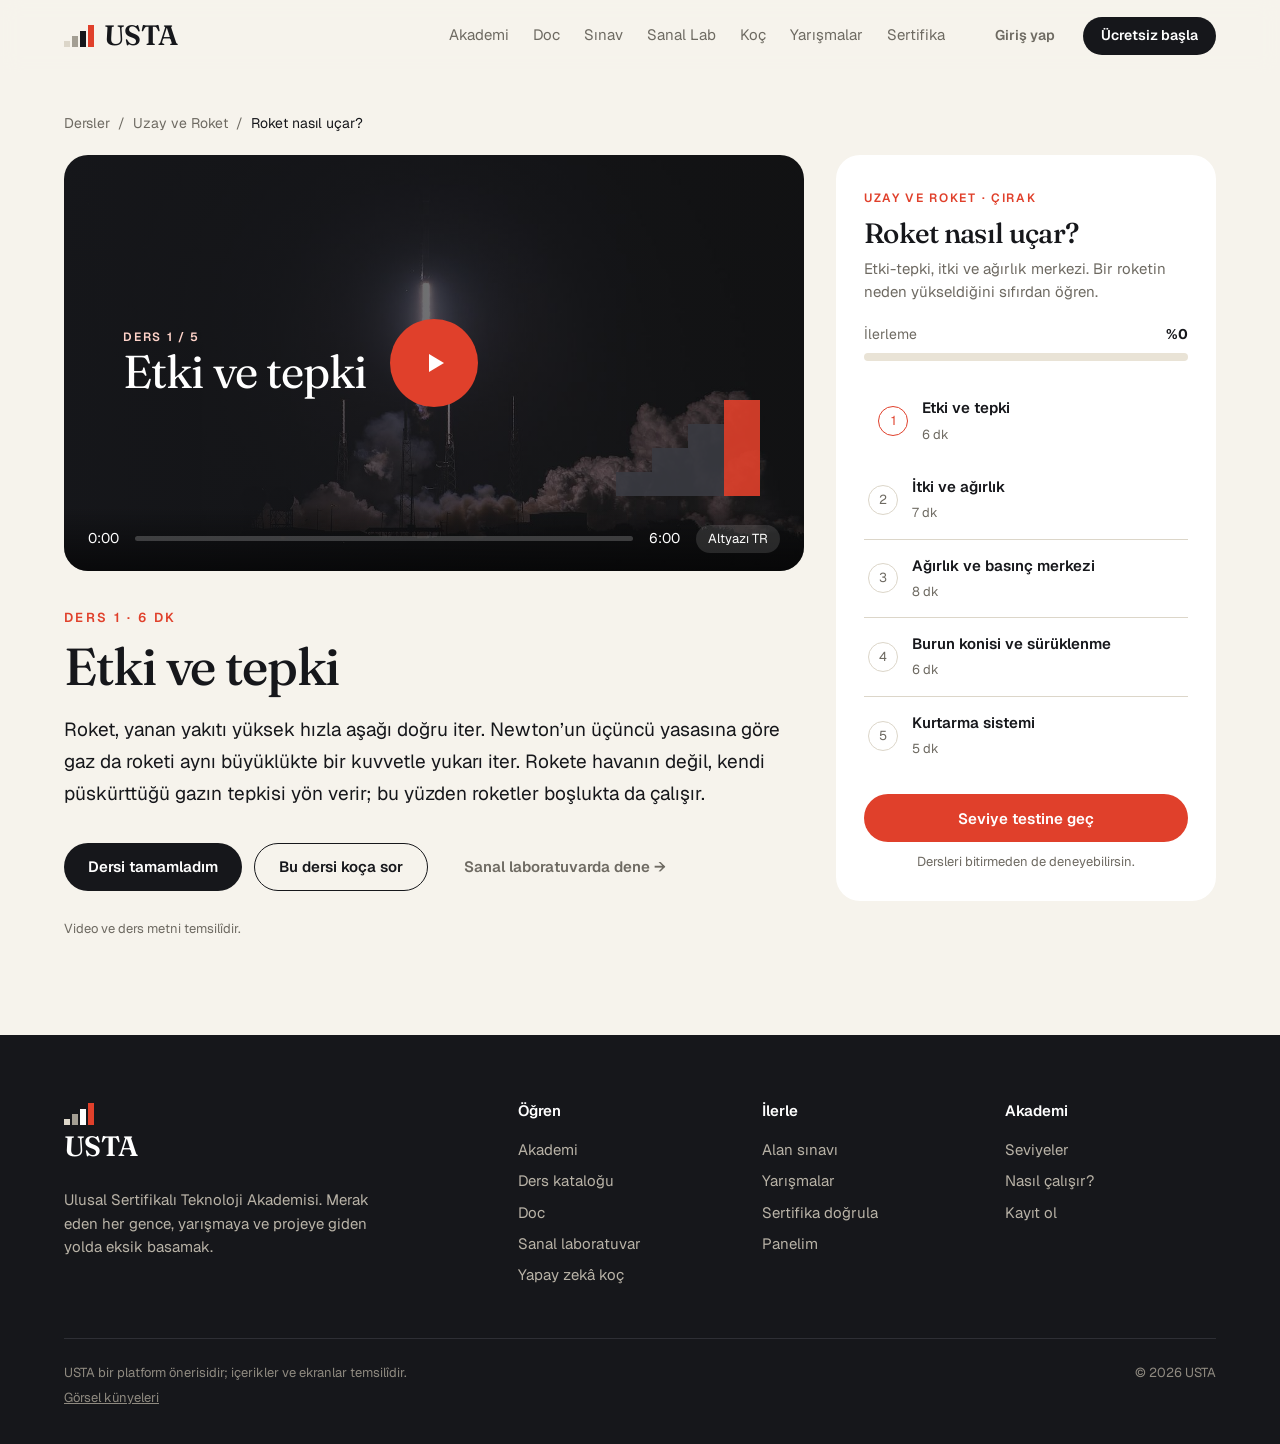
<file: ders.html>
<!doctype html>
<html lang="tr">
<head>
<meta charset="utf-8">
<meta name="viewport" content="width=device-width, initial-scale=1">
<title>Ders — USTA</title>
<link rel="preconnect" href="https://fonts.googleapis.com"><link rel="preconnect" href="https://fonts.gstatic.com" crossorigin>
<link href="https://fonts.googleapis.com/css2?family=Fraunces:opsz,wght@9..144,300..700&family=Geist:wght@400..700&display=swap" rel="stylesheet">
<link rel="stylesheet" href="assets/css/style.css">
<style>
  .layout{display:grid;grid-template-columns:1fr 380px;gap:32px;align-items:start}
  .player{position:relative;aspect-ratio:16/9;background:var(--ink) center/cover no-repeat;border-radius:24px;overflow:hidden;color:var(--white)}
  .player .screen{position:absolute;inset:0;display:flex;flex-direction:column;justify-content:center;padding:8%}
  .player .big{font-family:var(--serif);font-size:clamp(26px,3.6vw,48px);line-height:1.1;letter-spacing:-.02em;max-width:80%}
  .player .play{position:absolute;inset:0;margin:auto;width:88px;height:88px;border-radius:50%;background:var(--red);display:flex;align-items:center;justify-content:center;transition:transform .2s}
  .player .play:hover{transform:scale(1.06)}
  .player .ctrl{position:absolute;left:0;right:0;bottom:0;padding:18px 24px;display:flex;align-items:center;gap:16px;background:linear-gradient(transparent,rgba(0,0,0,.6));font-size:14px}
  .player .track{flex:1;height:5px;border-radius:3px;background:rgba(255,255,255,.2);overflow:hidden}
  .player .track i{display:block;height:100%;width:0;background:var(--red)}
  .player .stairs{position:absolute;right:6%;bottom:18%;display:flex;align-items:flex-end;gap:0;opacity:.9}
  .player .stairs i{width:36px;background:var(--dark-3)}
  .lessons{position:sticky;top:96px}
  .lesson{display:flex;gap:14px;align-items:center;padding:14px 4px;border-top:1px solid var(--line);cursor:pointer;width:100%;text-align:left}
  .lesson:hover b{color:var(--red)}
  .lesson .dot{width:30px;height:30px;border-radius:50%;border:1.5px solid var(--line);display:flex;align-items:center;justify-content:center;font-size:13px;flex-shrink:0;color:var(--muted)}
  .lesson.done .dot{background:var(--ink);border-color:var(--ink);color:var(--white)}
  .lesson.cur{background:var(--white);border-radius:14px;border-color:transparent;padding:14px}
  .lesson.cur .dot{border-color:var(--red);color:var(--red)}
  .lesson.cur + .lesson{border-color:transparent}
  .reading{font-size:19px;line-height:1.7;max-width:720px}
  .crumbs{font-size:14px;color:var(--muted);display:flex;gap:8px;flex-wrap:wrap}
  .crumbs a:hover{color:var(--ink)}
  @media (max-width:960px){.layout{grid-template-columns:1fr}.lessons{position:static}}
</style>
</head>
<body>
<div id="site-header"></div>
<main>
<section style="padding-top:40px">
  <div class="wrap">
    <div class="crumbs" id="crumbs"></div>
    <div class="layout" style="margin-top:20px">
      <div>
        <div class="player" id="player">
          <div class="screen"><span class="tag" id="pTag" style="color:var(--red-3)"></span><p class="big" id="pTitle"></p></div>
          <div class="stairs" aria-hidden="true"><i style="height:24px"></i><i style="height:48px"></i><i style="height:72px"></i><i style="height:96px;background:var(--red)"></i></div>
          <button class="play" id="play" aria-label="Dersi oynat"><svg width="32" height="32" viewBox="0 0 32 32"><path d="M11 7l15 9-15 9Z" fill="#fff"/></svg></button>
          <div class="ctrl"><span id="tNow">0:00</span><div class="track"><i id="track"></i></div><span id="tAll"></span><span class="badge" style="background:rgba(255,255,255,.12);color:#fff">Altyazı TR</span></div>
        </div>
        <div style="margin-top:32px">
          <span class="eyebrow" id="lNum"></span>
          <h1 id="lTitle" style="font-size:clamp(34px,4.4vw,52px);margin-top:10px"></h1>
          <p class="reading" id="lBody" style="margin-top:20px"></p>
          <div style="display:flex;gap:12px;flex-wrap:wrap;margin-top:32px">
            <button class="btn btn-ink" id="complete">Dersi tamamladım</button>
            <a class="btn btn-line" id="askCoach" href="koc.html">Bu dersi koça sor</a>
            <a class="btn btn-ghost" id="labLink" href="lab.html" hidden>Sanal laboratuvarda dene →</a>
          </div>
          <p class="muted" style="font-size:13px;margin-top:28px">Video ve ders metni temsilîdir.</p>
        </div>
      </div>
      <aside class="lessons">
        <div class="card">
          <span class="tag" id="cArea"></span>
          <h3 id="cTitle" style="margin-top:8px"></h3>
          <p class="muted" id="cSum" style="font-size:15px;margin-top:8px"></p>
          <div style="display:flex;justify-content:space-between;font-size:14px;margin-top:20px"><span class="muted">İlerleme</span><b id="cPct"></b></div>
          <div class="bar" style="margin-top:8px"><i id="cBar"></i></div>
          <div id="lessonList" style="margin-top:20px"></div>
          <a class="btn btn-red" id="testBtn" style="width:100%;margin-top:20px">Seviye testine geç</a>
          <p class="muted" id="testNote" style="font-size:13px;text-align:center;margin-top:10px"></p>
        </div>
      </aside>
    </div>
  </div>
</section>
</main>
<div id="site-footer"></div>
<script src="assets/js/data.js"></script>
<script src="assets/js/app.js"></script>
<script>
  var c = USTA.courseById(USTA.param('id')) || USTA.courses[0];
  var a = USTA.areaById(c.area), lv = USTA.levelById(c.level);
  var cur = parseInt(USTA.param('l') || '0', 10);
  if (isNaN(cur) || cur < 0 || cur >= c.lessons.length) {
    var done = USTA.doneLessons(c.id); cur = 0;
    while (done.indexOf(cur) >= 0 && cur < c.lessons.length - 1) cur++;
  }
  document.title = c.title + ' — USTA';
  document.getElementById('crumbs').innerHTML = '<a href="dersler.html">Dersler</a><span>/</span><a href="dersler.html?a=' + a.id + '">' + a.name + '</a><span>/</span><span style="color:var(--ink)">' + USTA.esc(c.title) + '</span>';
  document.getElementById('cArea').textContent = a.name + ' · ' + lv.name;
  document.getElementById('cTitle').textContent = c.title;
  document.getElementById('cSum').textContent = c.summary;
  document.getElementById('testBtn').href = 'test.html?id=' + c.id;
  document.getElementById('askCoach').href = 'koc.html?id=' + c.id;
  if (c.lab) document.getElementById('labLink').hidden = false;

  var timer = null, t = 0;
  function fmt(s) { return Math.floor(s / 60) + ':' + ('0' + Math.floor(s % 60)).slice(-2); }
  function stop() { clearInterval(timer); timer = null; document.getElementById('play').style.display = ''; }

  function render() {
    var L = c.lessons[cur], done = USTA.doneLessons(c.id), p = USTA.courseProgress(c);
    stop(); t = 0;
    document.getElementById('track').style.width = '0';
    document.getElementById('tNow').textContent = '0:00';
    document.getElementById('tAll').textContent = L.d + ':00';
    document.getElementById('pTag').textContent = 'Ders ' + (cur + 1) + ' / ' + c.lessons.length;
    document.getElementById('pTitle').textContent = L.t;
    document.getElementById('player').style.backgroundImage = 'linear-gradient(90deg,rgba(22,23,27,.92) 0%,rgba(22,23,27,.55) 60%,rgba(22,23,27,.35) 100%),url(' + USTA.imgFor(c.id, c.area) + ')';
    document.getElementById('lNum').textContent = 'Ders ' + (cur + 1) + ' · ' + L.d + ' dk';
    document.getElementById('lTitle').textContent = L.t;
    document.getElementById('lBody').textContent = L.body;
    var cb = document.getElementById('complete');
    cb.textContent = done.indexOf(cur) >= 0 ? (cur < c.lessons.length - 1 ? 'Sonraki derse geç →' : 'Seviye testine geç →') : 'Dersi tamamladım';
    document.getElementById('cPct').textContent = '%' + p;
    document.getElementById('cBar').style.width = p + '%';
    document.getElementById('testNote').textContent = p === 100 ? 'Tüm dersler tamam. Hazırsın.' : 'Dersleri bitirmeden de deneyebilirsin.';
    document.getElementById('lessonList').innerHTML = c.lessons.map(function (x, i) {
      var d = done.indexOf(i) >= 0;
      return '<button class="lesson' + (d ? ' done' : '') + (i === cur ? ' cur' : '') + '" data-i="' + i + '"><span class="dot">' + (d ? '✓' : i + 1) + '</span><span style="flex:1"><b style="display:block;font-weight:600;font-size:15px">' + USTA.esc(x.t) + '</b><span class="muted" style="font-size:13px">' + x.d + ' dk</span></span></button>';
    }).join('');
    history.replaceState(null, '', 'ders.html?id=' + c.id + '&l=' + cur);
  }
  document.getElementById('lessonList').onclick = function (e) {
    var b = e.target.closest('.lesson'); if (!b) return;
    cur = +b.dataset.i; render(); window.scrollTo({ top: 0, behavior: 'smooth' });
  };
  document.getElementById('play').onclick = function () {
    var L = c.lessons[cur], total = L.d * 60;
    this.style.display = 'none';
    timer = setInterval(function () {
      t += total / 120; // temsilî: tüm ders yaklaşık 12 saniyede oynar
      if (t >= total) { t = total; stop(); USTA.markLesson(c.id, cur); USTA.toast('Ders tamamlandı.'); render(); return; }
      document.getElementById('track').style.width = (100 * t / total) + '%';
      document.getElementById('tNow').textContent = fmt(t);
    }, 100);
  };
  document.getElementById('complete').onclick = function () {
    var done = USTA.doneLessons(c.id);
    if (done.indexOf(cur) < 0) { USTA.markLesson(c.id, cur); USTA.toast('Harika. Bir basamak daha.'); render(); return; }
    if (cur < c.lessons.length - 1) { cur++; render(); window.scrollTo({ top: 0, behavior: 'smooth' }); }
    else location.href = 'test.html?id=' + c.id;
  };
  render();
</script>
</body>
</html>
</file>
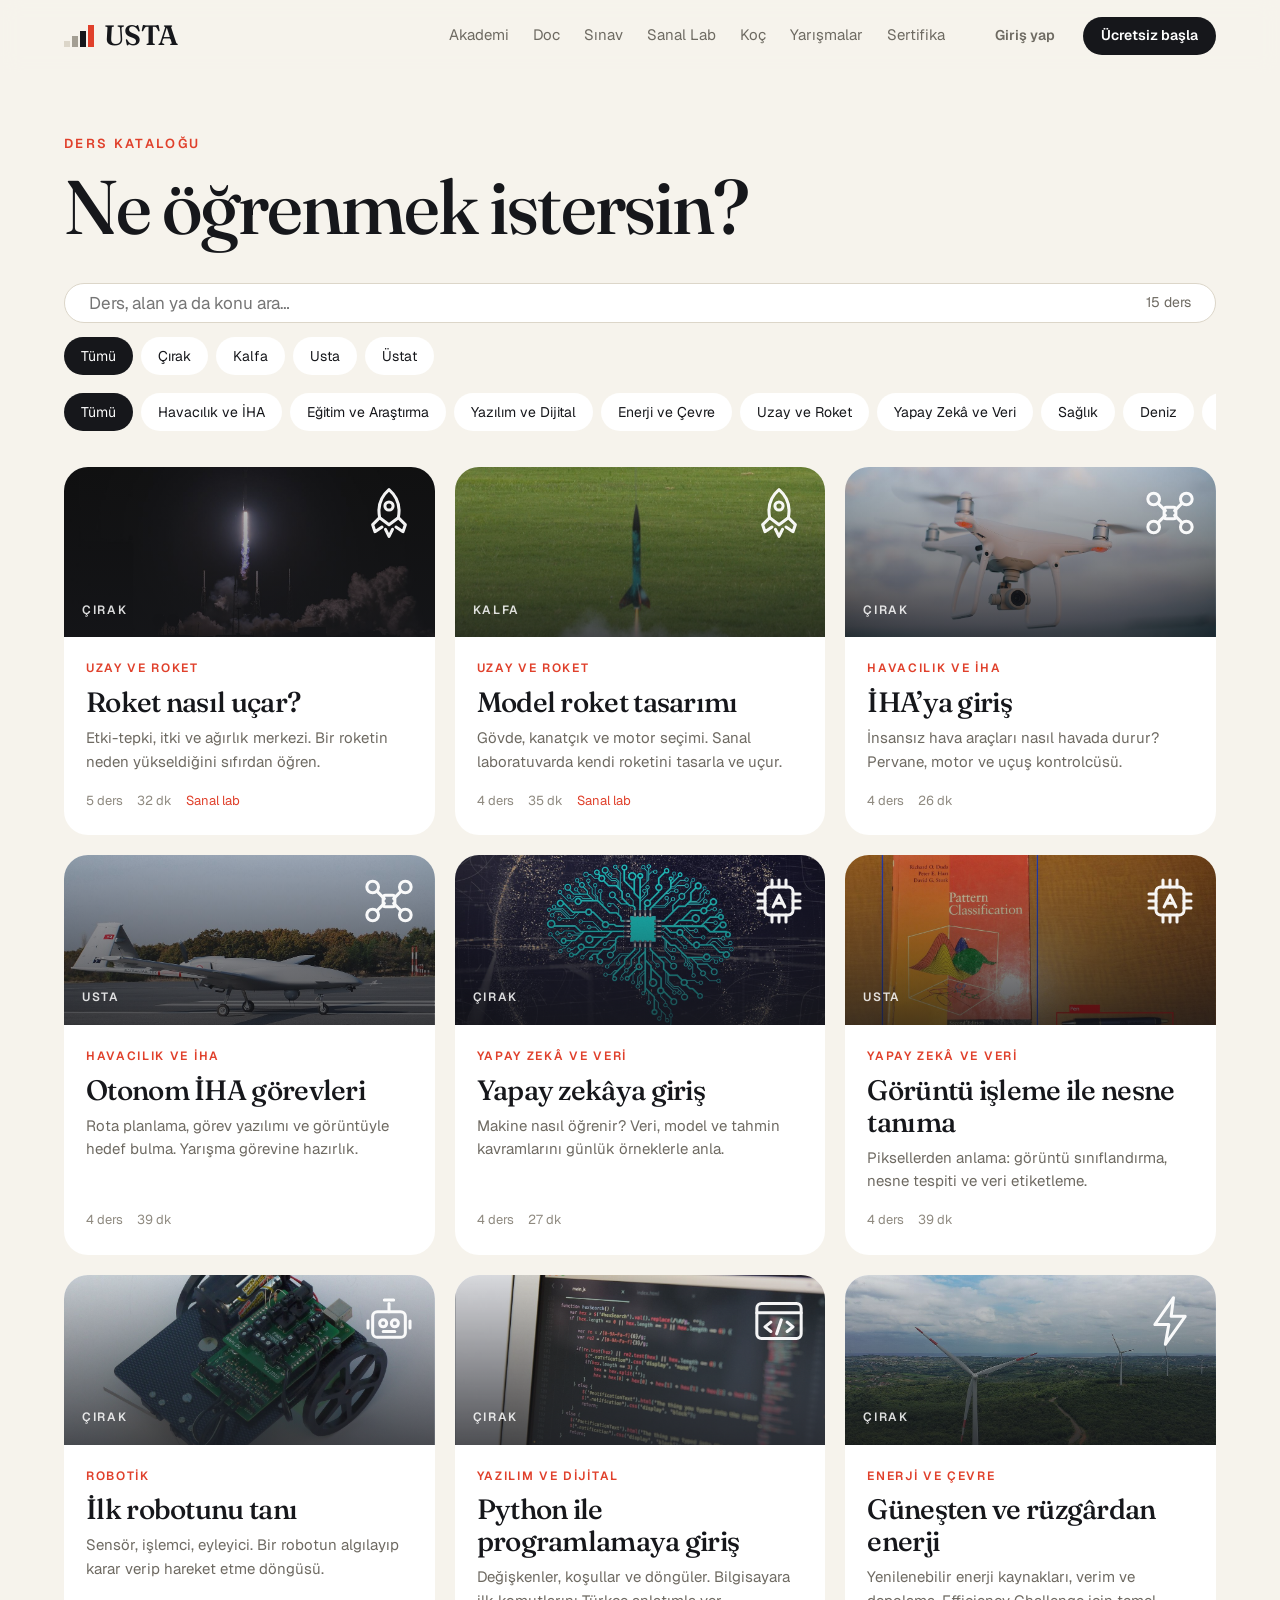
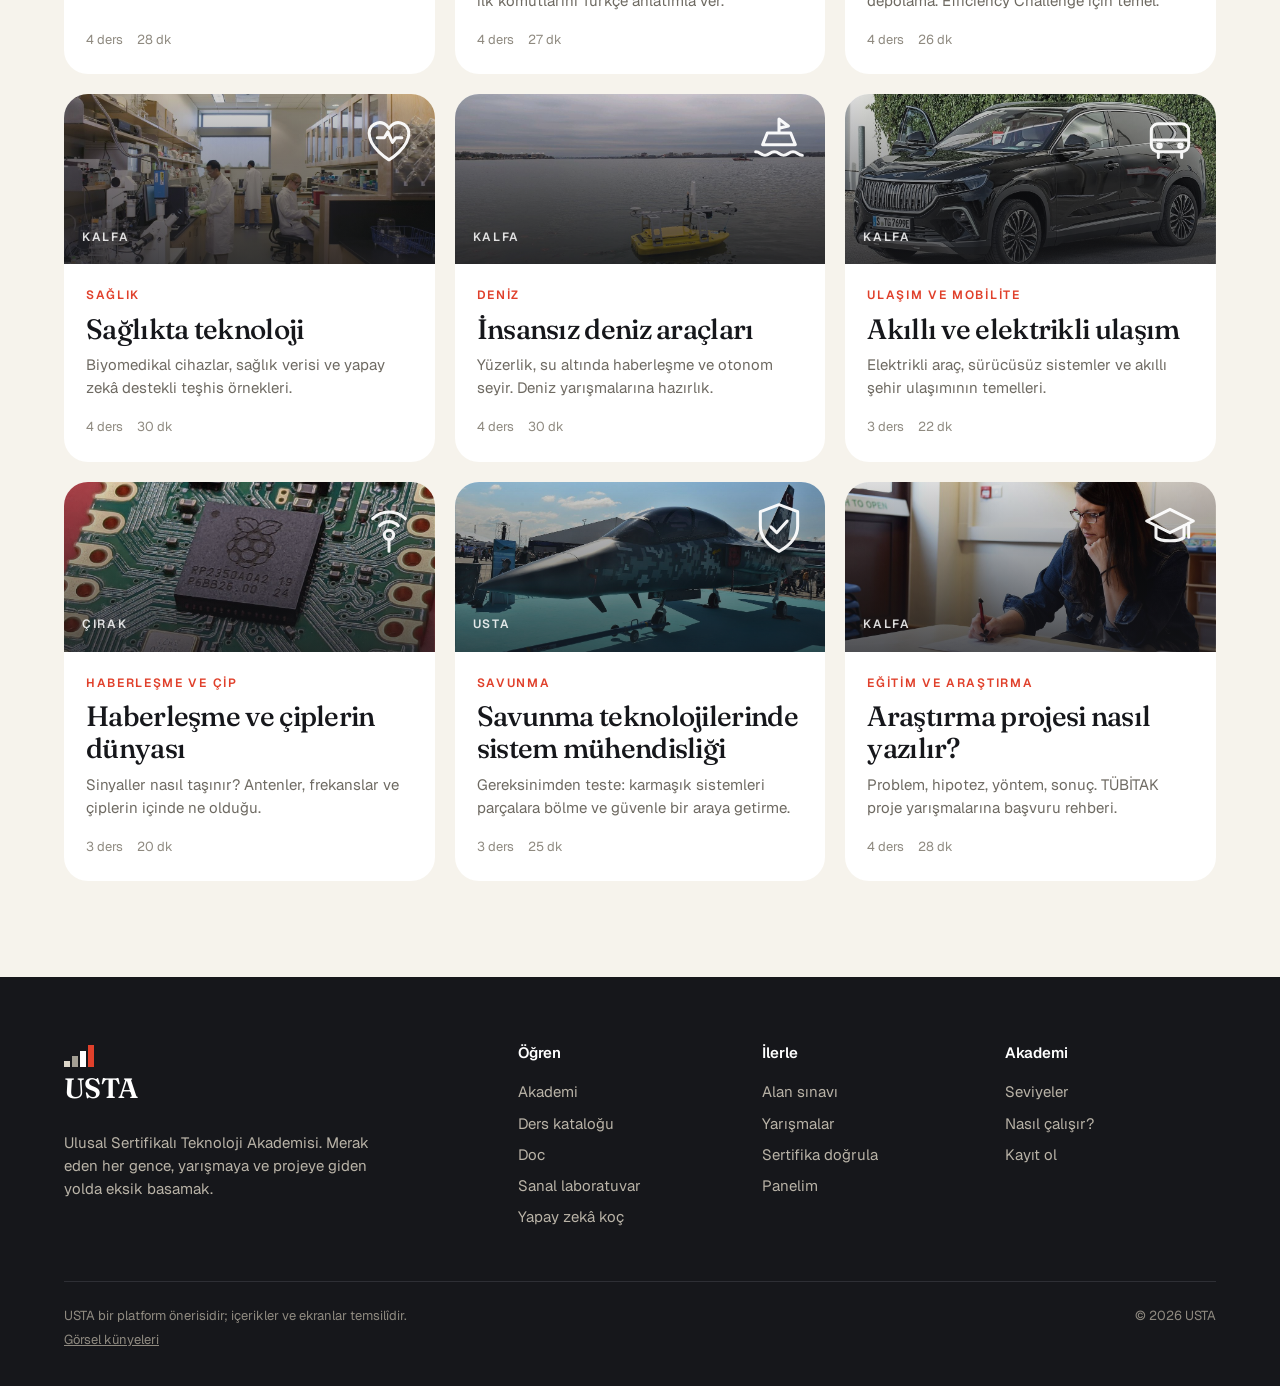
<file: dersler.html>
<!doctype html>
<html lang="tr">
<head>
<meta charset="utf-8">
<meta name="viewport" content="width=device-width, initial-scale=1">
<title>Dersler — USTA</title>
<link rel="preconnect" href="https://fonts.googleapis.com"><link rel="preconnect" href="https://fonts.gstatic.com" crossorigin>
<link href="https://fonts.googleapis.com/css2?family=Fraunces:opsz,wght@9..144,300..700&family=Geist:wght@400..700&display=swap" rel="stylesheet">
<link rel="stylesheet" href="assets/css/style.css">
<style>
  .filters{display:flex;flex-direction:column;gap:14px;margin:36px 0 32px}
  .chips{display:flex;gap:8px;overflow-x:auto;padding-bottom:4px;scrollbar-width:none}
  .chips::-webkit-scrollbar{display:none}
  .empty{text-align:center;padding:80px 0;color:var(--muted)}
</style>
</head>
<body>
<div id="site-header"></div>
<main>
<section style="padding-top:56px">
  <div class="wrap">
    <span class="eyebrow">Ders kataloğu</span>
    <h1 style="margin-top:12px;font-size:clamp(44px,6vw,76px)">Ne öğrenmek istersin?</h1>
    <div class="filters">
      <div class="search" style="margin-top:0;max-width:none">
        <label class="sr" for="q">Ders ara</label>
        <input id="q" placeholder="Ders, alan ya da konu ara…" autocomplete="off">
        <span class="muted" id="count" style="padding:0 18px;font-size:14px;white-space:nowrap"></span>
      </div>
      <div class="chips" id="levelChips" role="group" aria-label="Seviye"></div>
      <div class="chips" id="areaChips" role="group" aria-label="Alan"></div>
    </div>
    <div class="grid g3" id="list"></div>
    <div class="empty" id="empty" hidden>
      <p class="serif" style="font-size:32px;color:var(--ink)">Bu basamakta henüz ders yok.</p>
      <p style="margin-top:8px">Üstat seviyesindeki dersleri ustalar hazırlıyor. Başka bir filtre dene ya da <a href="koc.html" style="color:var(--red)">koça sor</a>.</p>
    </div>
  </div>
</section>
</main>
<div id="site-footer"></div>
<script src="assets/js/data.js"></script>
<script src="assets/js/app.js"></script>
<script>
  var f = { q: USTA.param('q') || '', a: USTA.param('a') || '', l: USTA.param('l') || '' };
  var q = document.getElementById('q'); q.value = f.q;

  function chips(el, items, key) {
    el.innerHTML = '<button class="chip' + (f[key] ? '' : ' on') + '" data-v="">Tümü</button>' +
      items.map(function (i) { return '<button class="chip' + (f[key] === i.id ? ' on' : '') + '" data-v="' + i.id + '">' + i.name + '</button>'; }).join('');
    el.onclick = function (e) {
      var b = e.target.closest('.chip'); if (!b) return;
      f[key] = b.dataset.v; render();
    };
  }
  function norm(s) { return s.toLocaleLowerCase('tr'); }
  function render() {
    chips(document.getElementById('levelChips'), USTA.levels, 'l');
    chips(document.getElementById('areaChips'), USTA.areas, 'a');
    var term = norm(f.q.trim());
    var list = USTA.courses.filter(function (c) {
      var a = USTA.areaById(c.area);
      if (f.a && c.area !== f.a) return false;
      if (f.l && c.level !== f.l) return false;
      if (term) {
        var hay = norm(c.title + ' ' + c.summary + ' ' + a.name + ' ' + c.lessons.map(function (x) { return x.t; }).join(' '));
        return hay.indexOf(term) >= 0 || (term === 'iha' && hay.indexOf('i̇ha') >= 0);
      }
      return true;
    });
    document.getElementById('list').innerHTML = list.map(USTA.courseCard).join('');
    document.getElementById('empty').hidden = list.length > 0;
    document.getElementById('count').textContent = list.length + ' ders';
    var p = new URLSearchParams(); if (f.q) p.set('q', f.q); if (f.a) p.set('a', f.a); if (f.l) p.set('l', f.l);
    history.replaceState(null, '', location.pathname + (p.toString() ? '?' + p : ''));
  }
  q.addEventListener('input', function () { f.q = q.value; render(); });
  render();
</script>
</body>
</html>
</file>
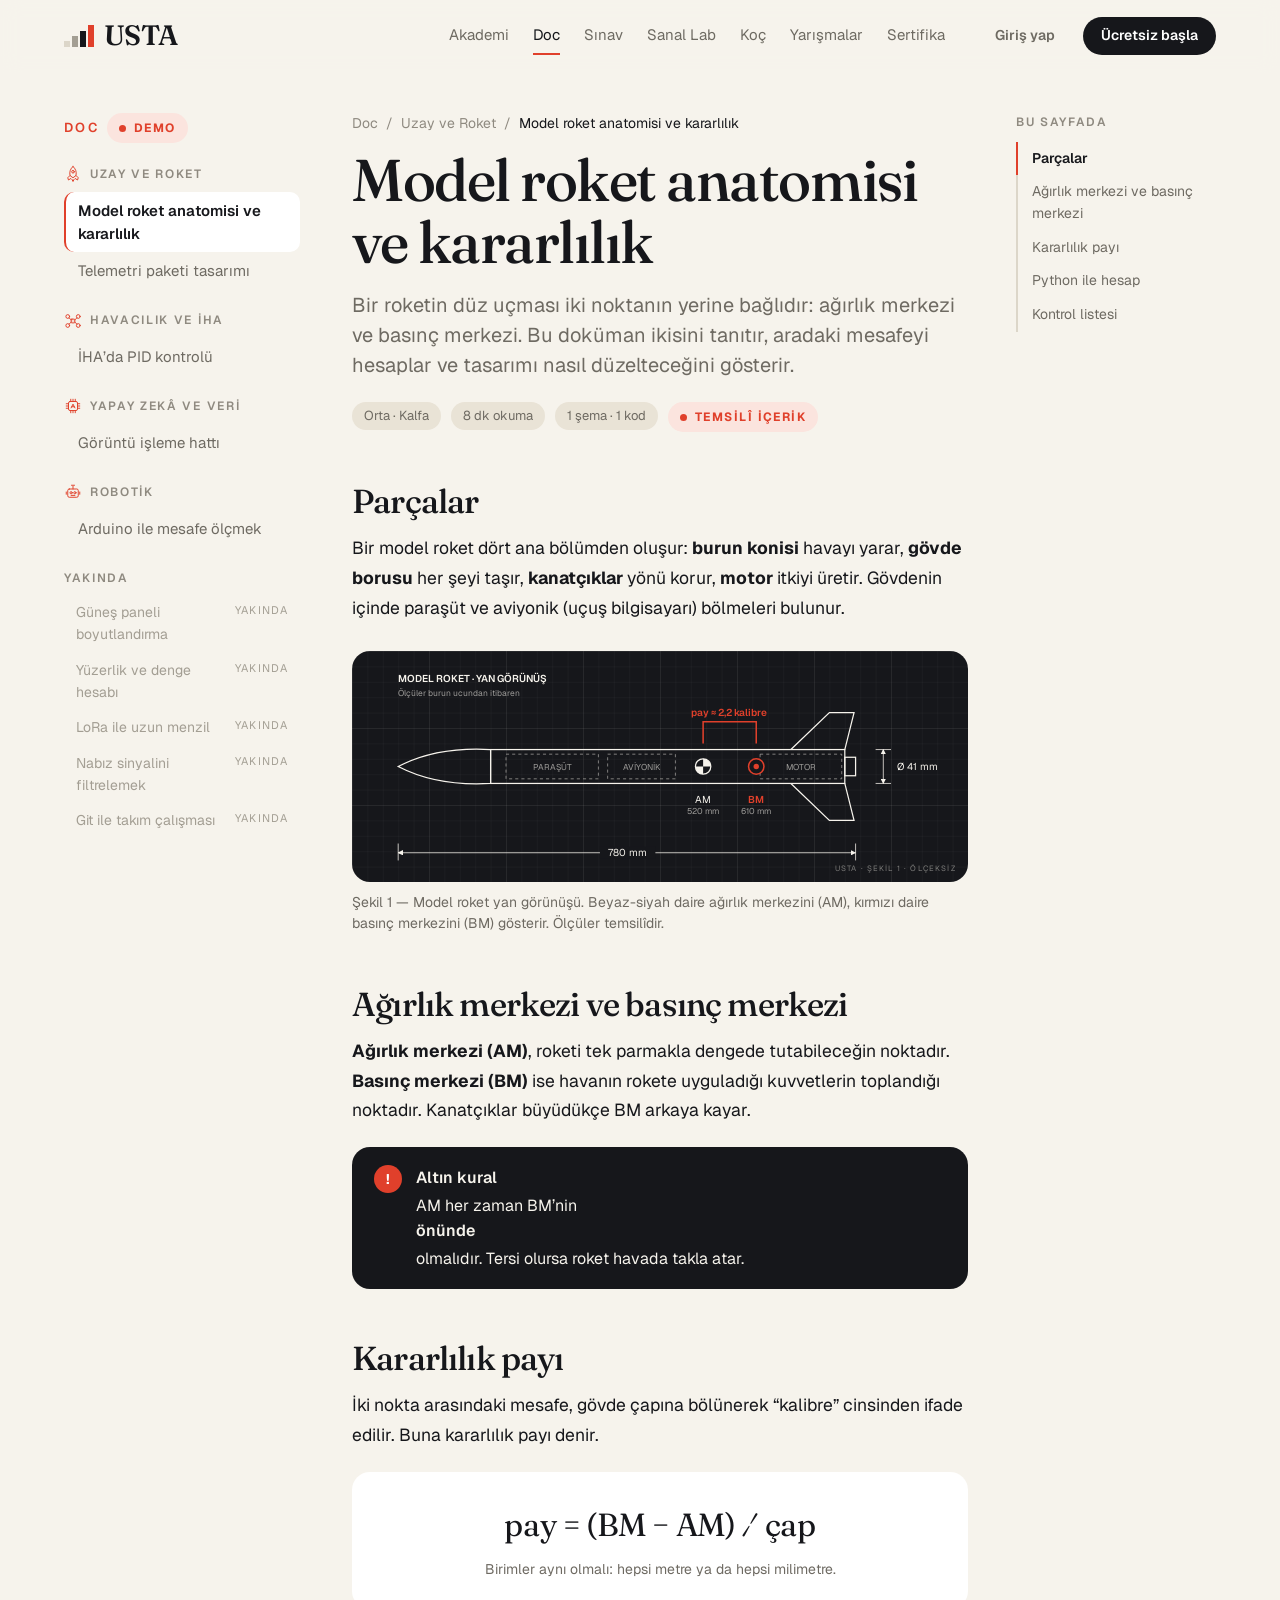
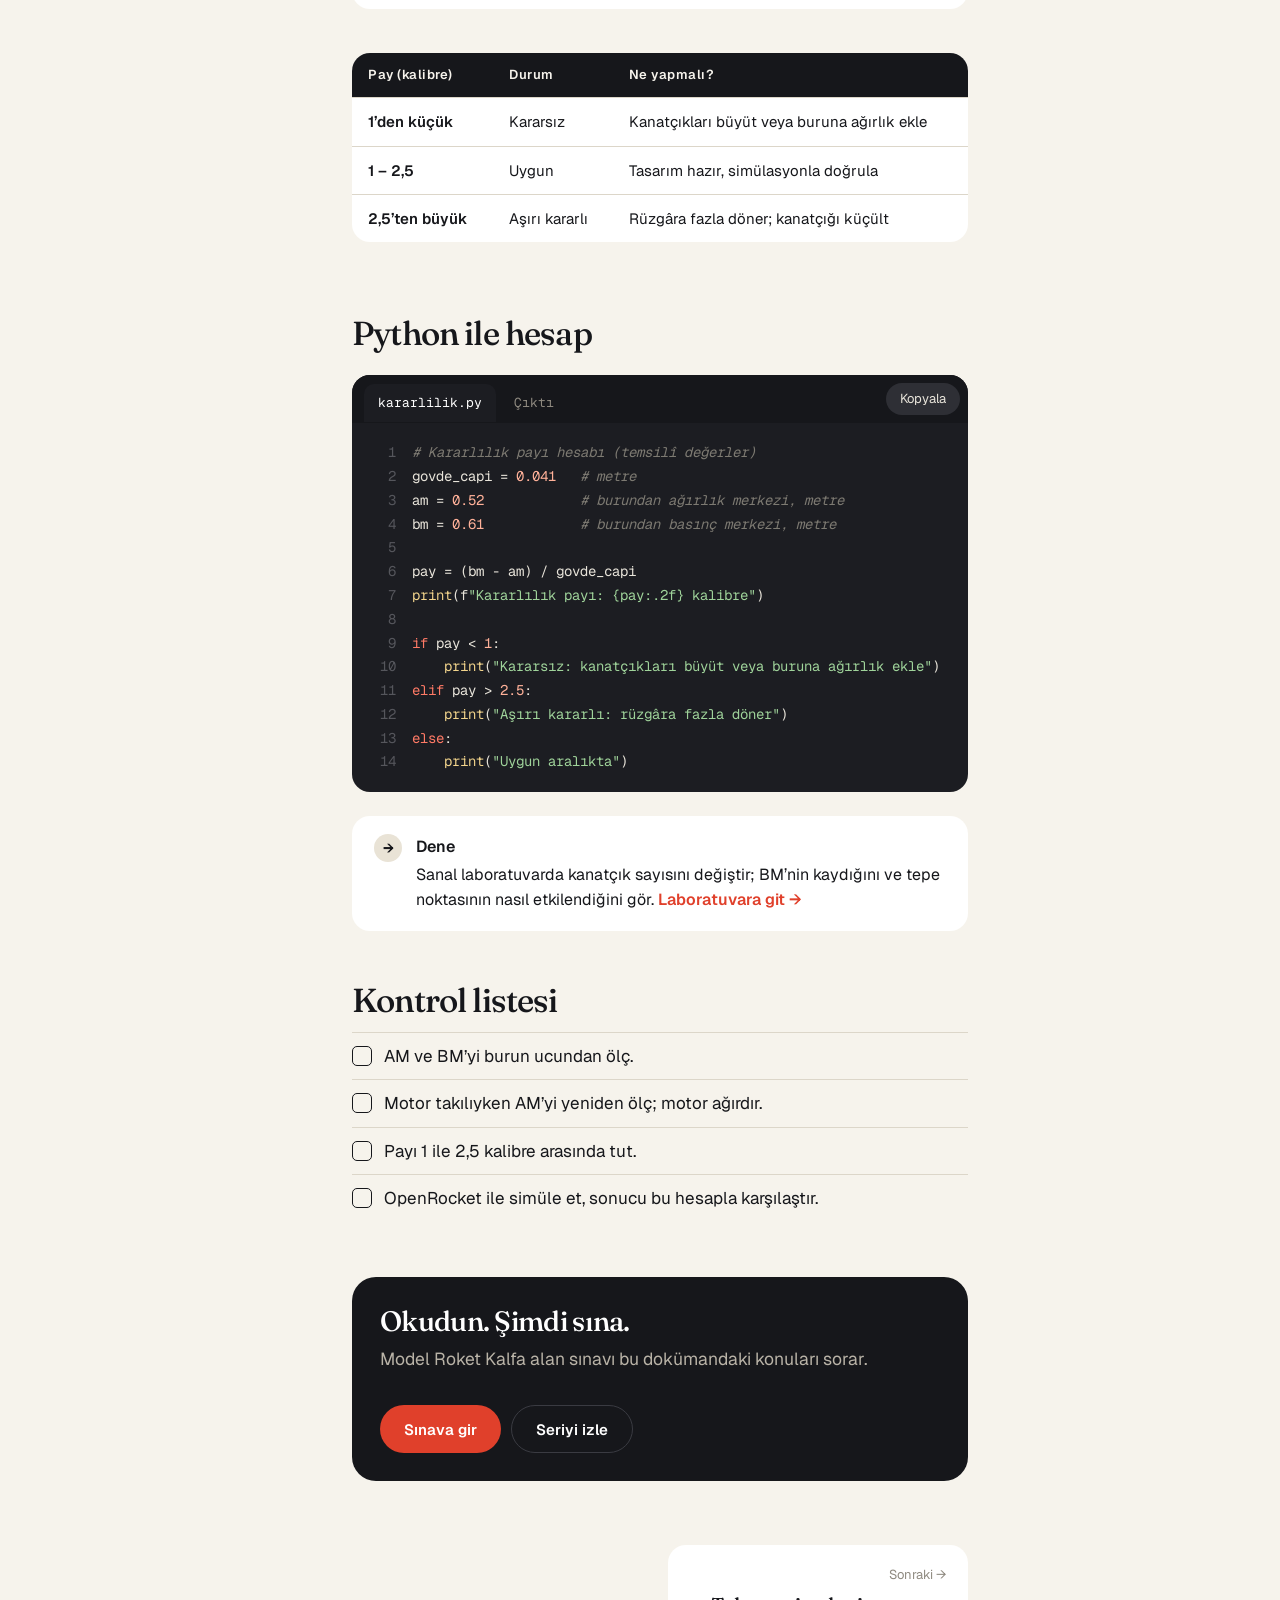
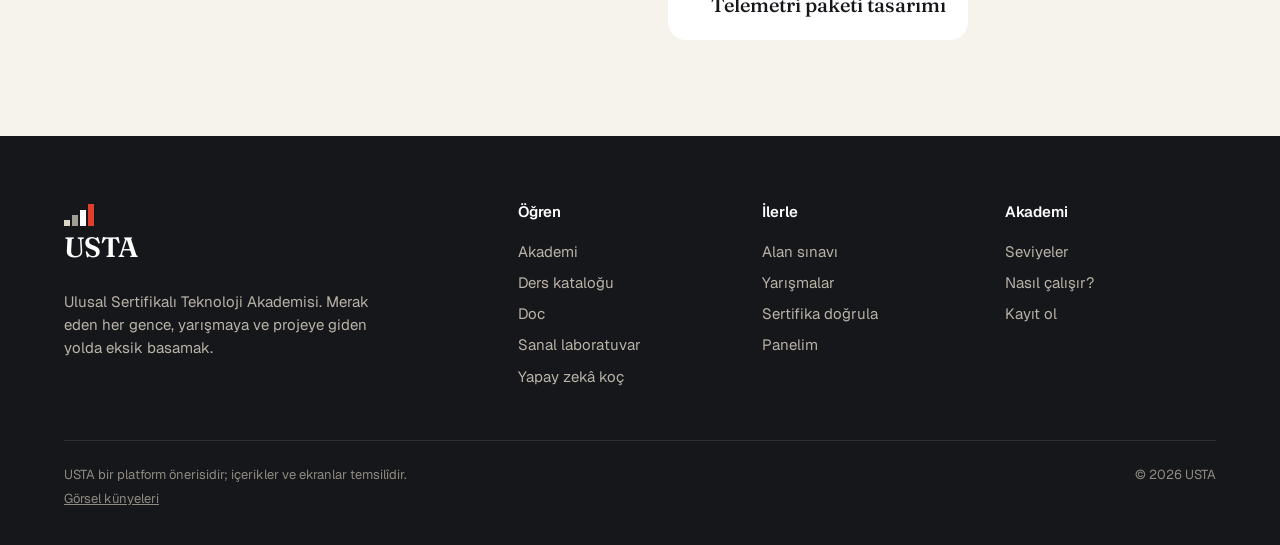
<file: doc.html>
<!doctype html>
<html lang="tr">
<head>
<meta charset="utf-8">
<meta name="viewport" content="width=device-width, initial-scale=1">
<title>Doc — USTA</title>
<link rel="preconnect" href="https://fonts.googleapis.com"><link rel="preconnect" href="https://fonts.gstatic.com" crossorigin>
<link href="https://fonts.googleapis.com/css2?family=Fraunces:opsz,wght@9..144,300..700&family=Geist:wght@400..700&family=Geist+Mono:wght@400..600&display=swap" rel="stylesheet">
<link rel="stylesheet" href="assets/css/style.css">
<style>
  .doc{display:grid;grid-template-columns:240px minmax(0,1fr) 200px;gap:48px;align-items:start;padding-top:40px;padding-bottom:96px}
  .side{position:sticky;top:96px;max-height:calc(100vh - 120px);overflow:auto;font-size:15px;padding-right:4px}
  .side .grp{margin-bottom:22px}
  .side .grp b{display:flex;gap:8px;align-items:center;font-size:12px;letter-spacing:.14em;text-transform:uppercase;color:var(--muted-2);font-weight:600;margin-bottom:8px}
  .side .grp b svg{width:18px;height:18px;color:var(--red)}
  .side a{display:block;padding:7px 12px;border-radius:10px;color:var(--muted);border-left:2px solid transparent}
  .side a:hover{color:var(--ink);background:var(--white)}
  .side a.on{color:var(--ink);background:var(--white);font-weight:600;border-left-color:var(--red)}
  .side .soon{display:flex;justify-content:space-between;padding:7px 12px;color:var(--muted-3);font-size:14px}
  .side .soon small{font-size:11px;letter-spacing:.1em;text-transform:uppercase}
  .crumbs{font-size:14px;color:var(--muted-2);display:flex;gap:8px;flex-wrap:wrap}
  .crumbs a:hover{color:var(--ink)}
  article h1{font-size:clamp(38px,4.6vw,60px);margin-top:14px}
  article .lead{font-size:20px;color:var(--muted);margin-top:18px;line-height:1.5}
  article .meta{display:flex;gap:10px;flex-wrap:wrap;margin-top:22px}
  article h2{font-size:clamp(26px,2.6vw,34px);margin:52px 0 14px;scroll-margin-top:96px}
  article p{margin:12px 0;font-size:17.5px;line-height:1.7}
  article p a,.call a{color:var(--red);font-weight:600}
  article ul.chk{list-style:none;margin:14px 0}
  article ul.chk li{display:flex;gap:12px;padding:10px 0;border-top:1px solid var(--line)}
  article ul.chk li::before{content:'';width:18px;height:18px;border-radius:5px;border:1.5px solid var(--ink);flex-shrink:0;margin-top:3px}
  code{font-family:'Geist Mono',ui-monospace,monospace;font-size:.9em;background:var(--beige);padding:2px 6px;border-radius:6px}
  figure{margin:28px 0}
  figure .bp{width:100%;height:auto;border-radius:18px}
  figcaption{font-size:14px;color:var(--muted);margin-top:10px}
  .call{border-radius:18px;padding:18px 22px;margin:22px 0;display:flex;gap:14px;font-size:16px;line-height:1.6}
  .call b{display:block;font-weight:600;margin-bottom:2px}
  .call .i{width:28px;height:28px;border-radius:50%;flex-shrink:0;display:flex;align-items:center;justify-content:center;font-weight:700;font-size:14px}
  .call.kural{background:var(--ink);color:var(--paper)}.call.kural .i{background:var(--red);color:#fff}
  .call.ipucu{background:var(--white)}.call.ipucu .i{background:var(--beige);color:var(--ink)}
  .call.dikkat{background:var(--red-2)}.call.dikkat .i{background:var(--red);color:#fff}
  .formula{background:var(--white);border-radius:18px;padding:28px;margin:22px 0;text-align:center}
  .formula .f{font-family:var(--serif);font-size:clamp(22px,3vw,32px);letter-spacing:-.01em}
  .formula .f span{white-space:nowrap}
  .formula small{display:block;color:var(--muted);margin-top:10px;font-size:14px}
  table.t{width:100%;border-collapse:collapse;margin:22px 0;font-size:15px;background:var(--white);border-radius:18px;overflow:hidden}
  table.t th{text-align:left;font-weight:600;background:var(--ink);color:var(--paper);padding:12px 16px;font-size:13px;letter-spacing:.04em}
  table.t td{padding:12px 16px;border-top:1px solid var(--line);vertical-align:top}
  .tw{overflow-x:auto}
  .code{background:#1C1D22;border-radius:18px;margin:24px 0;overflow:hidden;color:#E8E4DA}
  .code .bar2{display:flex;align-items:center;gap:4px;padding:8px 8px 0 12px;background:#16171B}
  .code .bar2 button{font-family:'Geist Mono',monospace;font-size:13px;padding:9px 14px;border-radius:10px 10px 0 0;color:#8F8A80}
  .code .bar2 button.on{background:#1C1D22;color:#fff}
  .code .bar2 .cp{margin-left:auto;font-family:var(--sans);border-radius:999px;background:var(--dark-2);color:#E8E4DA;padding:6px 14px;margin-bottom:8px}
  .code pre{margin:0;padding:18px 0;overflow-x:auto;font-family:'Geist Mono',ui-monospace,monospace;font-size:14px;line-height:1.7;counter-reset:ln}
  .code pre span.l{display:block;padding:0 22px 0 0;white-space:pre}
  .code pre span.l::before{counter-increment:ln;content:counter(ln);display:inline-block;width:44px;padding-right:16px;text-align:right;color:#55565C;user-select:none}
  .code pre.out span.l::before{content:'›';color:var(--red)}
  .k-c{color:#7D7A72;font-style:italic}.k-s{color:#9FD39A}.k-n{color:#FFB199}.k-k{color:#FF7A66}.k-f{color:#F2D48C}
  .toc{position:sticky;top:96px;font-size:14px}
  .toc b{display:block;font-size:12px;letter-spacing:.14em;text-transform:uppercase;color:var(--muted-2);margin-bottom:10px;font-weight:600}
  .toc a{display:block;padding:6px 0 6px 14px;border-left:2px solid var(--line);color:var(--muted)}
  .toc a.on{border-left-color:var(--red);color:var(--ink);font-weight:600}
  .pn{display:grid;grid-template-columns:1fr 1fr;gap:16px;margin-top:64px}
  .pn a{background:var(--white);border-radius:18px;padding:20px 22px;display:flex;flex-direction:column;gap:4px}
  .pn a:hover{box-shadow:0 12px 32px rgba(22,23,27,.07)}
  .pn small{color:var(--muted-2);font-size:13px}
  .pn b{font-family:var(--serif);font-weight:500;font-size:20px}
  .mob{display:none}
  @media (max-width:1140px){.doc{grid-template-columns:220px minmax(0,1fr);gap:36px}.toc{display:none}}
  @media (max-width:860px){.doc{grid-template-columns:minmax(0,1fr)}.mob .input{width:100%;max-width:100%}.side{display:none}.mob{display:block;margin-bottom:8px}}
  @media (max-width:600px){.pn{grid-template-columns:1fr}.call{padding:16px}.formula{padding:20px 14px}}
</style>
</head>
<body>
<div id="site-header"></div>
<main class="wrap doc">
  <nav class="side" id="side" aria-label="Dokümanlar"></nav>
  <article id="art"></article>
  <aside class="toc" id="toc"></aside>
</main>
<div id="site-footer"></div>
<script src="assets/js/data.js"></script>
<script src="assets/js/app.js"></script>
<script src="assets/js/series.js"></script>
<script src="assets/js/docs.js"></script>
<script>
  var $ = function (id) { return document.getElementById(id); };
  var D = USTA.docs, id = USTA.param('d'), doc = D.filter(function (d) { return d.id === id; })[0] || D[0];

  var KW = { py: 'import|from|def|return|if|elif|else|while|for|in|not|and|or|None|True|False|break|continue|as|with', cpp: 'const|int|float|long|void|return|if|else|for|while|bool|true|false|char|unsigned' };
  function hl(src, lang) {
    if (lang === 'out') return USTA.esc(src);
    var re = new RegExp('(' + (lang === 'py' ? '#[^\\n]*' : '//[^\\n]*') + ')|("(?:[^"\\\\\\n]|\\\\.)*"|\'(?:[^\'\\\\\\n]|\\\\.)*\')|\\b(0x[0-9A-Fa-f]+|\\d+(?:\\.\\d+)?)\\b|\\b(' + KW[lang] + ')\\b|\\b([A-Za-z_]\\w*)(?=\\()', 'g');
    var out = '', last = 0, m;
    while ((m = re.exec(src))) {
      out += USTA.esc(src.slice(last, m.index));
      var cls = m[1] ? 'c' : m[2] ? 's' : m[3] ? 'n' : m[4] ? 'k' : 'f';
      out += '<span class="k-' + cls + '">' + USTA.esc(m[0]) + '</span>';
      last = re.lastIndex;
    }
    return out + USTA.esc(src.slice(last));
  }
  function pre(t) { return '<pre class="' + (t.l === 'out' ? 'out' : '') + '">' + hl(t.c, t.l).split('\n').map(function (l) { return '<span class="l">' + (l || ' ') + '</span>'; }).join('') + '</pre>'; }
  function slug(s) { return s.toLocaleLowerCase('tr').replace(/ç/g, 'c').replace(/ğ/g, 'g').replace(/ı/g, 'i').replace(/ö/g, 'o').replace(/ş/g, 's').replace(/ü/g, 'u').replace(/[^a-z0-9]+/g, '-').replace(/^-|-$/g, ''); }

  var codes = [];
  function block(b) {
    if (b.h) return '<h2 id="' + slug(b.h) + '">' + b.h + '</h2>';
    if (b.p) return '<p>' + b.p + '</p>';
    if (b.fig) return '<figure>' + b.fig + '<figcaption>' + b.cap + '</figcaption></figure>';
    if (b.callout) return '<div class="call ' + b.callout + '"><span class="i">' + ({ kural: '!', ipucu: '→', dikkat: '!' })[b.callout] + '</span><div><b>' + b.t + '</b>' + b.html + '</div></div>';
    if (b.formula) return '<div class="formula"><div class="f">' + b.formula + '</div><small>' + b.cap + '</small></div>';
    if (b.table) return '<div class="tw"><table class="t"><thead><tr>' + b.table.head.map(function (h) { return '<th>' + h + '</th>'; }).join('') + '</tr></thead><tbody>' + b.table.rows.map(function (r) { return '<tr>' + r.map(function (c, i) { return '<td>' + (i === 0 ? '<b style="font-weight:600">' + c + '</b>' : c) + '</td>'; }).join('') + '</tr>'; }).join('') + '</tbody></table></div>';
    if (b.list) return '<ul class="chk">' + b.list.map(function (l) { return '<li>' + l + '</li>'; }).join('') + '</ul>';
    if (b.code) {
      var k = codes.push(b.code) - 1;
      return '<div class="code" data-k="' + k + '"><div class="bar2">' + b.code.map(function (t, i) { return '<button data-t="' + i + '" class="' + (i ? '' : 'on') + '">' + t.n + '</button>'; }).join('') + '<button class="cp">Kopyala</button></div><div class="body">' + pre(b.code[0]) + '</div></div>';
    }
    return '';
  }

  /* kenar menü */
  var byArea = {};
  D.forEach(function (d) { (byArea[d.area] = byArea[d.area] || []).push(d); });
  var sideHtml = Object.keys(byArea).map(function (a) {
    var A = USTA.areaById(a);
    return '<div class="grp"><b>' + USTA.icon(A.icon) + A.name + '</b>' + byArea[a].map(function (d) { return '<a href="doc.html?d=' + d.id + '" class="' + (d === doc ? 'on' : '') + '">' + d.title + '</a>'; }).join('') + '</div>';
  }).join('') + '<div class="grp"><b>Yakında</b>' + USTA.docsSoon.map(function (s) { return '<span class="soon">' + s[1] + '<small>yakında</small></span>'; }).join('') + '</div>';
  $('side').innerHTML = '<div style="display:flex;gap:8px;align-items:center;margin-bottom:22px"><span class="eyebrow">Doc</span><span class="demo-pill">Demo</span></div>' + sideHtml;

  /* makale */
  var A = USTA.areaById(doc.area), T = USTA.tierById(doc.tier), idx = D.indexOf(doc), prev = D[idx - 1], next = D[idx + 1];
  var heads = doc.blocks.filter(function (b) { return b.h; });
  $('art').innerHTML =
    '<div class="mob"><label class="sr" for="pick">Doküman seç</label><select id="pick" class="input" style="width:100%">' + D.map(function (d) { return '<option value="' + d.id + '"' + (d === doc ? ' selected' : '') + '>' + USTA.areaById(d.area).name + ' · ' + d.title + '</option>'; }).join('') + '</select></div>' +
    '<div class="crumbs"><a href="doc.html">Doc</a><span>/</span><a href="akademi.html?a=' + doc.area + '">' + A.name + '</a><span>/</span><span style="color:var(--ink)">' + doc.title + '</span></div>' +
    '<h1>' + doc.title + '</h1><p class="lead">' + doc.lead + '</p>' +
    '<div class="meta"><span class="badge">' + T.name + ' · ' + T.level + '</span><span class="badge">' + doc.mins + ' dk okuma</span><span class="badge">' + doc.blocks.filter(function (b) { return b.fig; }).length + ' şema · ' + doc.blocks.filter(function (b) { return b.code; }).length + ' kod</span><span class="demo-pill">Temsilî içerik</span></div>' +
    doc.blocks.map(block).join('') +
    '<div class="card card-dark" style="margin-top:56px;display:flex;justify-content:space-between;align-items:center;gap:20px;flex-wrap:wrap"><div><h3 style="color:#fff">' + (doc.exam ? 'Okudun. Şimdi sına.' : 'Videosunu da izle.') + '</h3><p style="color:#B9B3A7;margin-top:6px">' + (doc.exam ? 'Model Roket Kalfa alan sınavı bu dokümandaki konuları sorar.' : 'Bu konu ' + USTA.seriesById(doc.series).title + ' serisinde anlatılıyor.') + '</p></div><div style="display:flex;gap:10px;flex-wrap:wrap">' +
      (doc.exam ? '<a class="btn btn-red" href="sinav.html">Sınava gir</a>' : '') + '<a class="btn" style="color:#fff;border:1.5px solid var(--dark-3)" href="akademi.html?a=' + doc.area + '&s=' + doc.series + '">Seriyi izle</a></div></div>' +
    '<div class="pn">' + (prev ? '<a href="doc.html?d=' + prev.id + '"><small>← Önceki</small><b>' + prev.title + '</b></a>' : '<span></span>') + (next ? '<a href="doc.html?d=' + next.id + '" style="text-align:right"><small>Sonraki →</small><b>' + next.title + '</b></a>' : '') + '</div>';
  document.title = doc.title + ' — USTA Doc';
  $('toc').innerHTML = '<b>Bu sayfada</b>' + heads.map(function (h) { return '<a href="#' + slug(h.h) + '">' + h.h + '</a>'; }).join('');
  $('pick').onchange = function () { location.href = 'doc.html?d=' + this.value; };

  /* kod sekmeleri ve kopyalama */
  $('art').addEventListener('click', function (e) {
    var box = e.target.closest('.code'); if (!box) return;
    var set = codes[+box.dataset.k], tb = e.target.closest('[data-t]');
    if (tb) {
      [].forEach.call(box.querySelectorAll('[data-t]'), function (b) { b.classList.toggle('on', b === tb); });
      box.querySelector('.body').innerHTML = pre(set[+tb.dataset.t]);
    } else if (e.target.closest('.cp')) {
      var on = box.querySelector('[data-t].on'), txt = set[on ? +on.dataset.t : 0].c, btn = e.target.closest('.cp');
      var done = function () { btn.textContent = 'Kopyalandı'; setTimeout(function () { btn.textContent = 'Kopyala'; }, 1500); };
      if (navigator.clipboard && navigator.clipboard.writeText) navigator.clipboard.writeText(txt).then(done, function () { USTA.toast('Kopyalanamadı'); });
      else { var ta = document.createElement('textarea'); ta.value = txt; document.body.appendChild(ta); ta.select(); try { document.execCommand('copy'); done(); } catch (er) {} ta.remove(); }
    }
  });

  /* içindekiler vurgusu */
  var tocLinks = [].slice.call(document.querySelectorAll('.toc a'));
  function spy() {
    var cur = 0;
    heads.forEach(function (h, i) { var el = document.getElementById(slug(h.h)); if (el && el.getBoundingClientRect().top < 140) cur = i; });
    tocLinks.forEach(function (a, i) { a.classList.toggle('on', i === cur); });
  }
  window.addEventListener('scroll', spy, { passive: true }); spy();
</script>
</body>
</html>
</file>
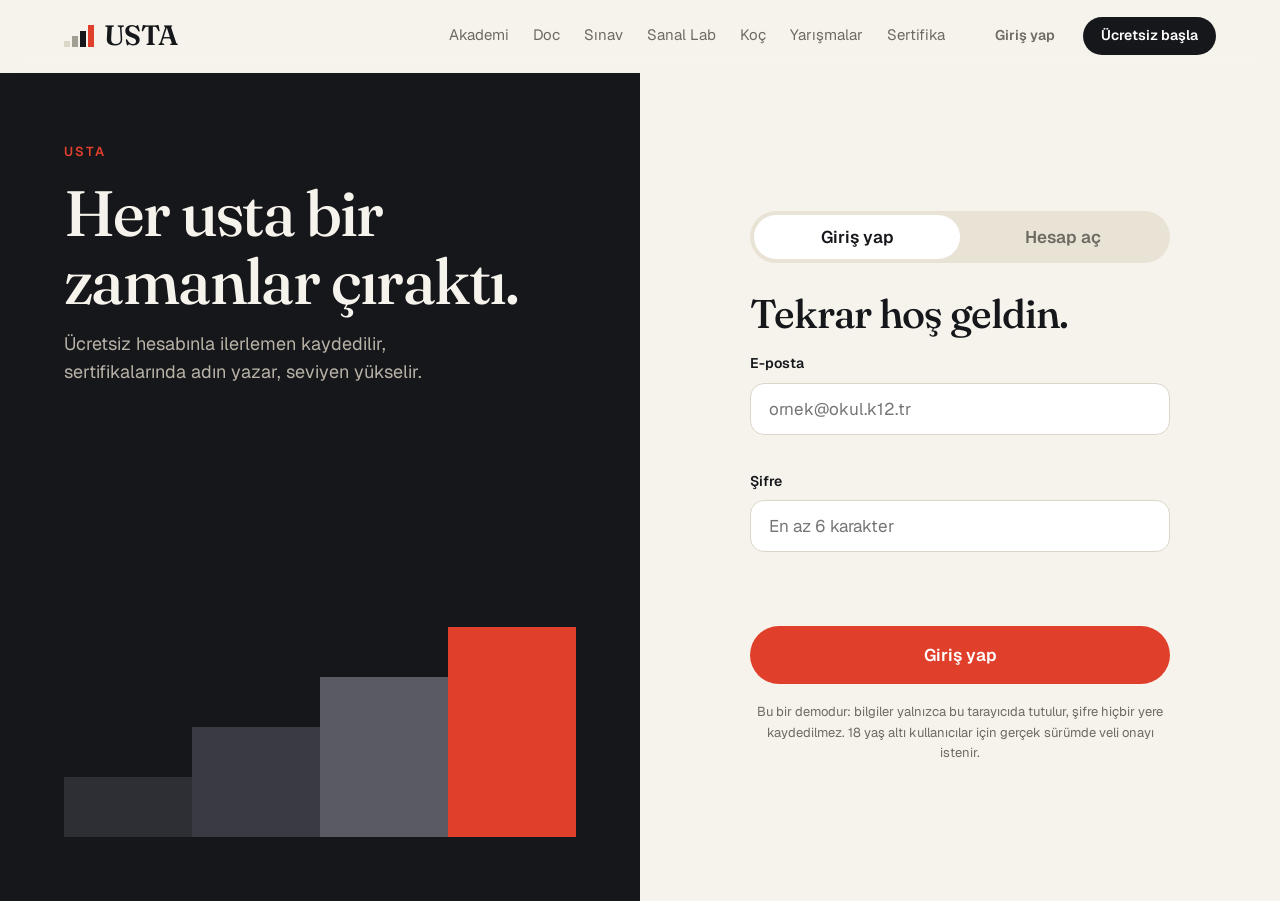
<file: giris.html>
<!doctype html>
<html lang="tr">
<head>
<meta charset="utf-8">
<meta name="viewport" content="width=device-width, initial-scale=1">
<title>Giriş — USTA</title>
<link rel="preconnect" href="https://fonts.googleapis.com"><link rel="preconnect" href="https://fonts.gstatic.com" crossorigin>
<link href="https://fonts.googleapis.com/css2?family=Fraunces:opsz,wght@9..144,300..700&family=Geist:wght@400..700&display=swap" rel="stylesheet">
<link rel="stylesheet" href="assets/css/style.css">
<style>
  .auth{display:grid;grid-template-columns:1fr 1fr;min-height:calc(100vh - 72px)}
  .auth .art{background:var(--ink);color:var(--paper);padding:64px;display:flex;flex-direction:column;justify-content:space-between;position:relative;overflow:hidden}
  .auth .art .st{display:flex;align-items:flex-end;gap:0;margin-top:48px}
  .auth .art .st i{flex:1;display:block}
  .auth .form{padding:64px;display:flex;align-items:center;justify-content:center}
  .auth form{width:100%;max-width:420px;display:flex;flex-direction:column;gap:18px}
  .tabs{display:flex;background:var(--beige);border-radius:999px;padding:4px}
  .tabs button{flex:1;height:44px;border-radius:999px;font-weight:600;color:var(--muted)}
  .tabs button.on{background:var(--white);color:var(--ink)}
  .lvl-pick{display:grid;grid-template-columns:repeat(3,1fr);gap:8px}
  .lvl-pick button{height:44px;border-radius:14px;background:var(--white);border:1.5px solid var(--line);font-size:14px}
  .lvl-pick button.on{border-color:var(--ink);background:var(--ink);color:#fff}
  .err{color:var(--red);font-size:14px;min-height:20px}
  @media (max-width:960px){.auth{grid-template-columns:1fr}.auth .art{display:none}.auth .form{padding:40px 20px}}
</style>
</head>
<body>
<div id="site-header"></div>
<main class="auth">
  <div class="art">
    <div>
      <span class="eyebrow">USTA</span>
      <h1 style="font-size:clamp(44px,5vw,72px);margin-top:16px;color:var(--paper)">Her usta bir zamanlar çıraktı.</h1>
      <p style="color:#B9B3A7;font-size:18px;margin-top:16px;max-width:440px">Ücretsiz hesabınla ilerlemen kaydedilir, sertifikalarında adın yazar, seviyen yükselir.</p>
    </div>
    <div class="st" aria-hidden="true"><i style="height:60px;background:var(--dark-2)"></i><i style="height:110px;background:var(--dark-3)"></i><i style="height:160px;background:#5A5B62"></i><i style="height:210px;background:var(--red)"></i></div>
  </div>
  <div class="form">
    <form id="f" novalidate>
      <div class="tabs" role="tablist"><button type="button" data-m="0">Giriş yap</button><button type="button" data-m="1">Hesap aç</button></div>
      <h2 id="title" style="font-size:40px;margin-top:12px"></h2>
      <div class="field" id="nameF"><label for="name">Ad soyad</label><input class="input" id="name" autocomplete="name" placeholder="Elif Yılmaz"></div>
      <div class="field"><label for="email">E-posta</label><input class="input" id="email" type="email" autocomplete="email" placeholder="ornek@okul.k12.tr"></div>
      <div class="field"><label for="pw">Şifre</label><input class="input" id="pw" type="password" autocomplete="current-password" placeholder="En az 6 karakter"></div>
      <div id="gradeF"><label style="font-size:14px;font-weight:600;display:block;margin-bottom:8px">Kademe</label><div class="lvl-pick" id="grade"><button type="button" data-v="ortaokul">Ortaokul</button><button type="button" class="on" data-v="lise">Lise</button><button type="button" data-v="universite">Üniversite</button></div></div>
      <p class="err" id="err" role="alert"></p>
      <button class="btn btn-red btn-lg" type="submit" id="submit"></button>
      <p class="muted" style="font-size:13px;text-align:center">Bu bir demodur: bilgiler yalnızca bu tarayıcıda tutulur, şifre hiçbir yere kaydedilmez. 18 yaş altı kullanıcılar için gerçek sürümde veli onayı istenir.</p>
    </form>
  </div>
</main>
<script src="assets/js/data.js"></script>
<script src="assets/js/app.js"></script>
<script>
  var mode = USTA.param('k') === '1' ? 1 : 0, grade = 'lise';
  var $ = function (id) { return document.getElementById(id); };
  if (USTA.user()) location.replace('panel.html');
  function set(m) {
    mode = m;
    [].forEach.call(document.querySelectorAll('.tabs button'), function (b) { b.classList.toggle('on', +b.dataset.m === m); });
    $('title').textContent = m ? 'İlk basamak.' : 'Tekrar hoş geldin.';
    $('submit').textContent = m ? 'Ücretsiz hesap aç' : 'Giriş yap';
    $('nameF').hidden = !m; $('gradeF').hidden = !m;
    $('pw').autocomplete = m ? 'new-password' : 'current-password';
    $('err').textContent = '';
  }
  document.querySelector('.tabs').onclick = function (e) { var b = e.target.closest('button'); if (b) set(+b.dataset.m); };
  $('grade').onclick = function (e) {
    var b = e.target.closest('button'); if (!b) return; grade = b.dataset.v;
    [].forEach.call(this.children, function (c) { c.classList.toggle('on', c === b); });
  };
  $('f').onsubmit = function (e) {
    e.preventDefault();
    var name = $('name').value.trim(), email = $('email').value.trim(), pw = $('pw').value;
    if (mode && name.length < 2) return ($('err').textContent = 'Adını yazar mısın?');
    if (!/^[^@\s]+@[^@\s]+\.[^@\s]+$/.test(email)) return ($('err').textContent = 'Geçerli bir e-posta gir.');
    if (pw.length < 6) return ($('err').textContent = 'Şifre en az 6 karakter olmalı.');
    if (!mode) {
      var guess = email.split('@')[0].replace(/[._-]+/g, ' ').replace(/\d+/g, '').trim();
      name = guess ? guess.split(' ').map(function (w) { return w.charAt(0).toLocaleUpperCase('tr') + w.slice(1); }).join(' ') : 'Öğrenci';
    }
    USTA.setUser({ name: name, email: email, grade: grade, since: new Date().toISOString().slice(0, 10) });
    location.href = 'panel.html';
  };
  set(mode);
</script>
</body>
</html>
</file>
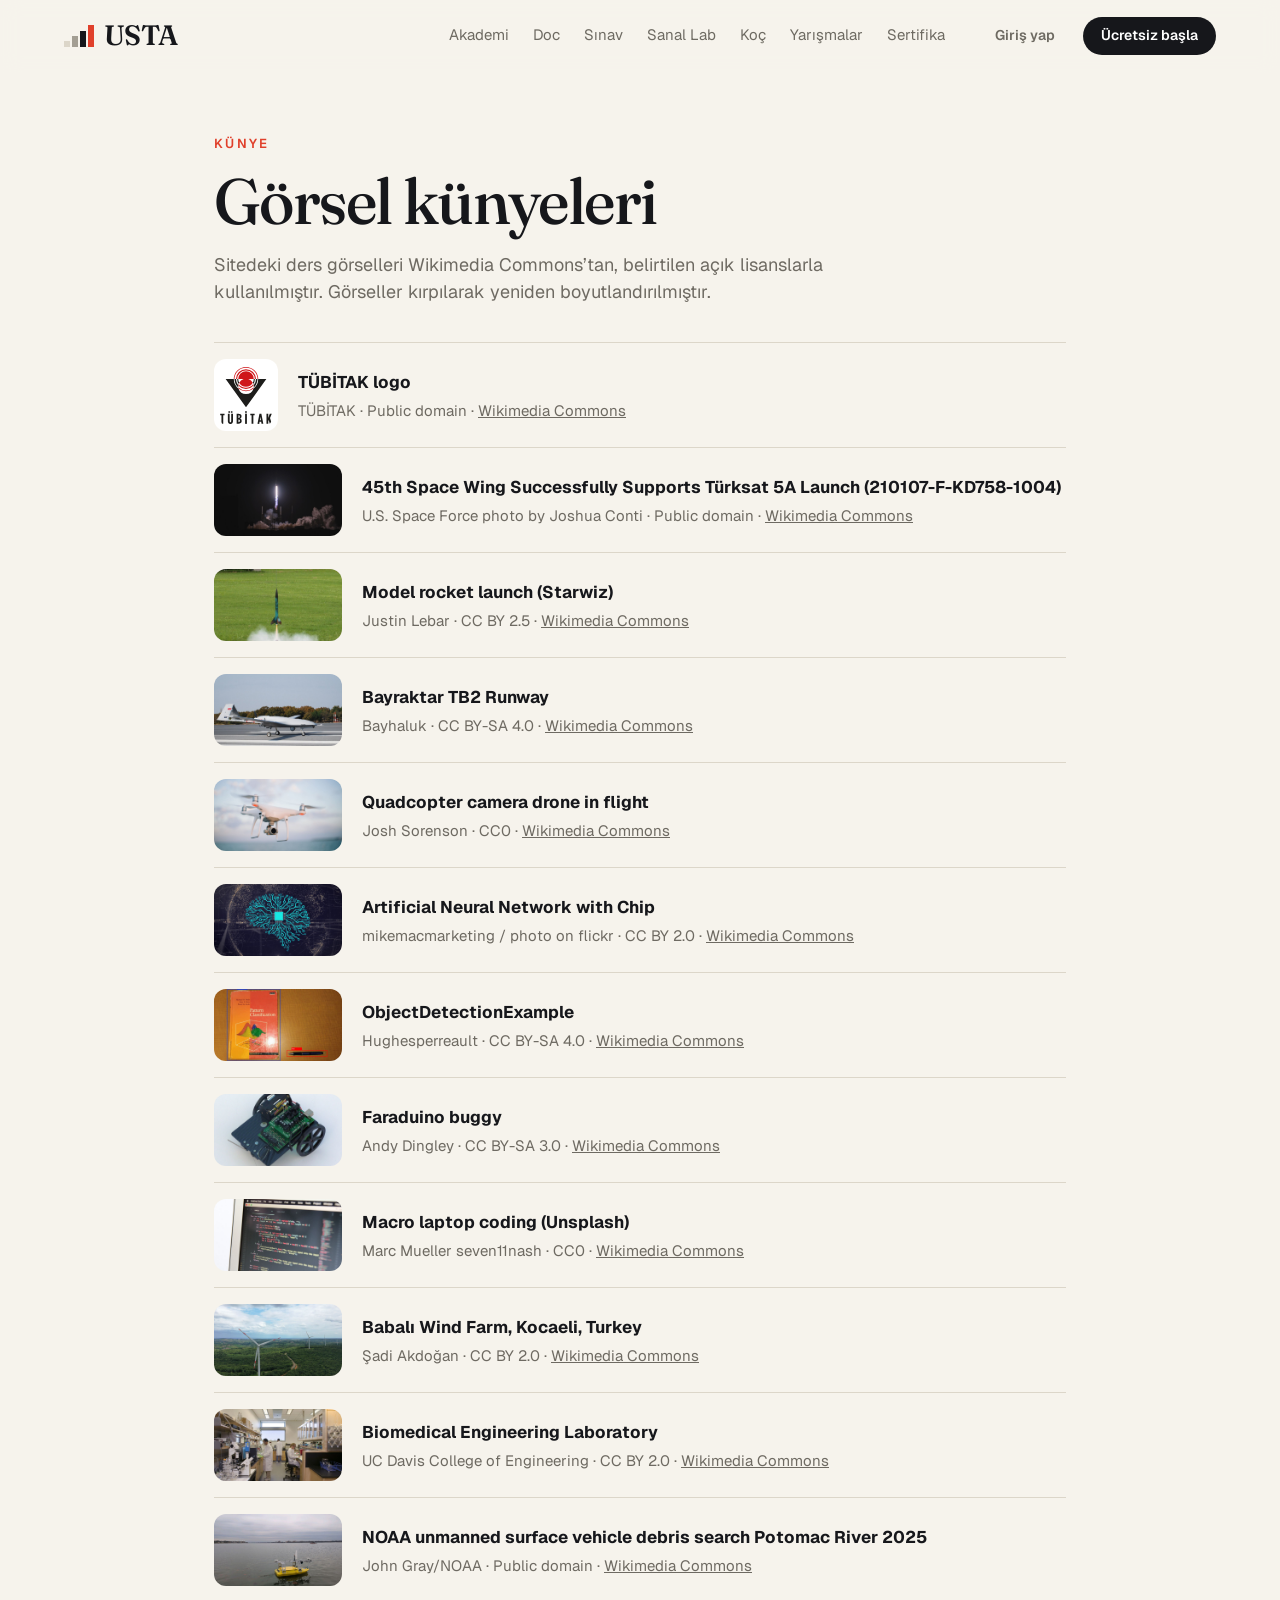
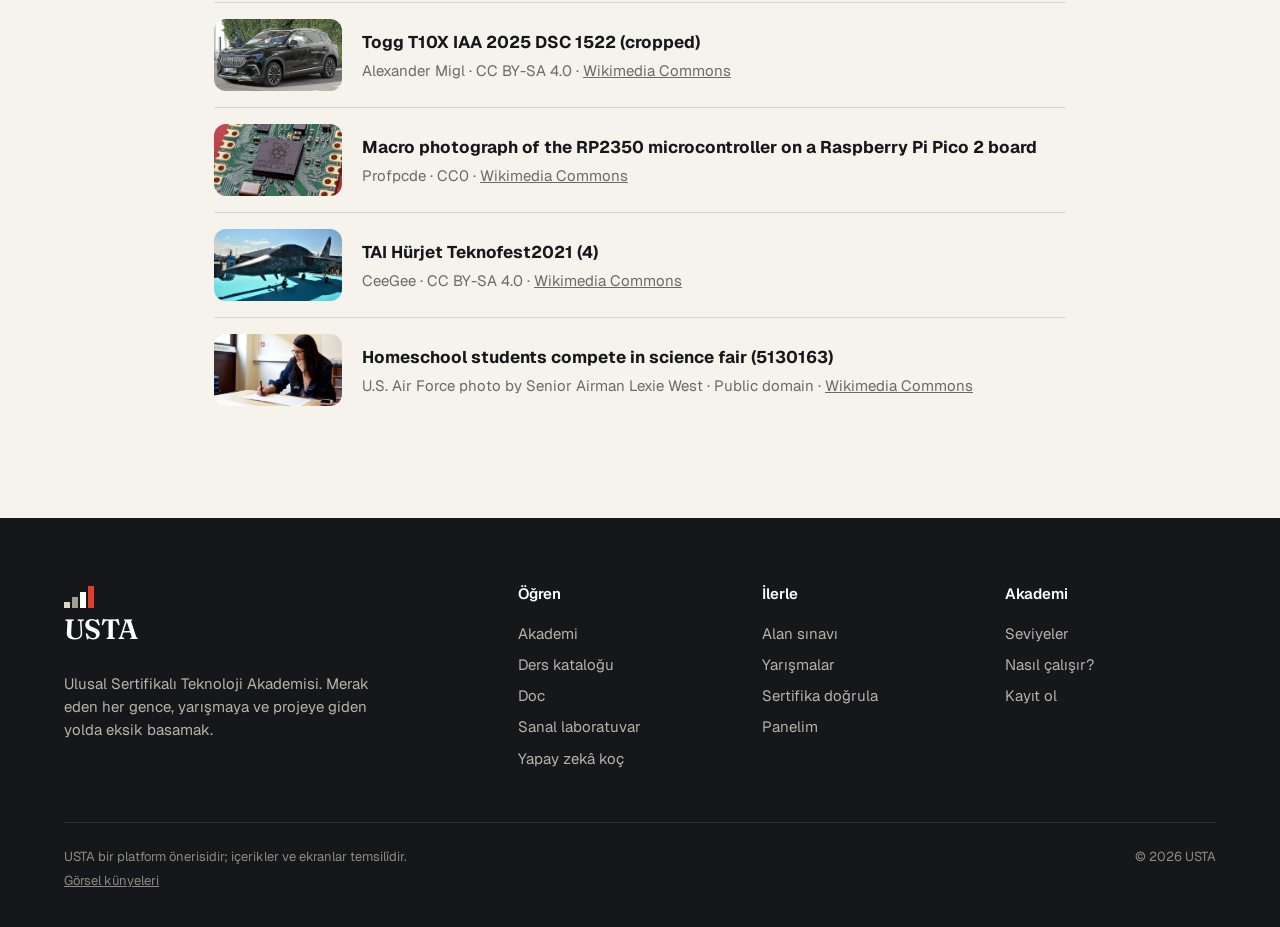
<file: gorseller.html>
<!doctype html>
<html lang="tr">
<head>
<meta charset="utf-8">
<meta name="viewport" content="width=device-width, initial-scale=1">
<title>Görsel künyeleri — USTA</title>
<link rel="preconnect" href="https://fonts.googleapis.com"><link rel="preconnect" href="https://fonts.gstatic.com" crossorigin>
<link href="https://fonts.googleapis.com/css2?family=Fraunces:opsz,wght@9..144,300..700&family=Geist:wght@400..700&display=swap" rel="stylesheet">
<link rel="stylesheet" href="assets/css/style.css">
</head>
<body>
<div id="site-header"></div>
<main>
<section style="padding:56px 0 96px">
  <div class="wrap" style="max-width:900px">
    <span class="eyebrow">Künye</span>
    <h1 style="margin-top:12px;font-size:clamp(40px,5vw,64px)">Görsel künyeleri</h1>
    <p class="muted" style="font-size:18px;margin-top:16px;max-width:640px">Sitedeki ders görselleri Wikimedia Commons’tan, belirtilen açık lisanslarla kullanılmıştır. Görseller kırpılarak yeniden boyutlandırılmıştır.</p>
    <ul style="list-style:none;padding:0;margin-top:36px">
<li style="display:flex;gap:20px;align-items:center;padding:16px 0;border-top:1px solid var(--line,#DCD6C9)"><img src="assets/img/tubitak.svg" alt="" style="width:64px;height:72px;object-fit:contain;background:#fff;border-radius:12px;padding:6px"><div><b>TÜBİTAK logo</b><p class="muted" style="font-size:15px;margin-top:4px">TÜBİTAK · Public domain · <a href="https://commons.wikimedia.org/wiki/File:T%C3%9CB%C4%B0TAK_logo.svg" target="_blank" rel="noopener" style="text-decoration:underline">Wikimedia Commons</a></p></div></li>
<li style="display:flex;gap:20px;align-items:center;padding:16px 0;border-top:1px solid var(--line,#DCD6C9)"><img src="assets/img/ders/uzay.jpg" alt="" loading="lazy" style="width:128px;height:72px;object-fit:cover;border-radius:12px"><div><b>45th Space Wing Successfully Supports Türksat 5A Launch (210107-F-KD758-1004)</b><p class="muted" style="font-size:15px;margin-top:4px">U.S. Space Force photo by Joshua Conti · Public domain · <a href="https://commons.wikimedia.org/wiki/File:45th_Space_Wing_Successfully_Supports_T%C3%BCrksat_5A_Launch_(210107-F-KD758-1004).jpg" target="_blank" rel="noopener" style="text-decoration:underline">Wikimedia Commons</a></p></div></li>
<li style="display:flex;gap:20px;align-items:center;padding:16px 0;border-top:1px solid var(--line,#DCD6C9)"><img src="assets/img/ders/model-roket.jpg" alt="" loading="lazy" style="width:128px;height:72px;object-fit:cover;border-radius:12px"><div><b>Model rocket launch (Starwiz)</b><p class="muted" style="font-size:15px;margin-top:4px">Justin Lebar · CC BY 2.5 · <a href="https://commons.wikimedia.org/wiki/File:Model_rocket_launch_(Starwiz).jpg" target="_blank" rel="noopener" style="text-decoration:underline">Wikimedia Commons</a></p></div></li>
<li style="display:flex;gap:20px;align-items:center;padding:16px 0;border-top:1px solid var(--line,#DCD6C9)"><img src="assets/img/ders/havacilik.jpg" alt="" loading="lazy" style="width:128px;height:72px;object-fit:cover;border-radius:12px"><div><b>Bayraktar TB2 Runway</b><p class="muted" style="font-size:15px;margin-top:4px">Bayhaluk · CC BY-SA 4.0 · <a href="https://commons.wikimedia.org/wiki/File:Bayraktar_TB2_Runway.jpg" target="_blank" rel="noopener" style="text-decoration:underline">Wikimedia Commons</a></p></div></li>
<li style="display:flex;gap:20px;align-items:center;padding:16px 0;border-top:1px solid var(--line,#DCD6C9)"><img src="assets/img/ders/drone.jpg" alt="" loading="lazy" style="width:128px;height:72px;object-fit:cover;border-radius:12px"><div><b>Quadcopter camera drone in flight</b><p class="muted" style="font-size:15px;margin-top:4px">Josh Sorenson · CC0 · <a href="https://commons.wikimedia.org/wiki/File:Quadcopter_camera_drone_in_flight.jpg" target="_blank" rel="noopener" style="text-decoration:underline">Wikimedia Commons</a></p></div></li>
<li style="display:flex;gap:20px;align-items:center;padding:16px 0;border-top:1px solid var(--line,#DCD6C9)"><img src="assets/img/ders/yapayzeka.jpg" alt="" loading="lazy" style="width:128px;height:72px;object-fit:cover;border-radius:12px"><div><b>Artificial Neural Network with Chip</b><p class="muted" style="font-size:15px;margin-top:4px">mikemacmarketing / photo on flickr · CC BY 2.0 · <a href="https://commons.wikimedia.org/wiki/File:Artificial_Neural_Network_with_Chip.jpg" target="_blank" rel="noopener" style="text-decoration:underline">Wikimedia Commons</a></p></div></li>
<li style="display:flex;gap:20px;align-items:center;padding:16px 0;border-top:1px solid var(--line,#DCD6C9)"><img src="assets/img/ders/goruntu.jpg" alt="" loading="lazy" style="width:128px;height:72px;object-fit:cover;border-radius:12px"><div><b>ObjectDetectionExample</b><p class="muted" style="font-size:15px;margin-top:4px">Hughesperreault · CC BY-SA 4.0 · <a href="https://commons.wikimedia.org/wiki/File:ObjectDetectionExample.png" target="_blank" rel="noopener" style="text-decoration:underline">Wikimedia Commons</a></p></div></li>
<li style="display:flex;gap:20px;align-items:center;padding:16px 0;border-top:1px solid var(--line,#DCD6C9)"><img src="assets/img/ders/robotik.jpg" alt="" loading="lazy" style="width:128px;height:72px;object-fit:cover;border-radius:12px"><div><b>Faraduino buggy</b><p class="muted" style="font-size:15px;margin-top:4px">Andy Dingley · CC BY-SA 3.0 · <a href="https://commons.wikimedia.org/wiki/File:Faraduino_buggy.jpg" target="_blank" rel="noopener" style="text-decoration:underline">Wikimedia Commons</a></p></div></li>
<li style="display:flex;gap:20px;align-items:center;padding:16px 0;border-top:1px solid var(--line,#DCD6C9)"><img src="assets/img/ders/yazilim.jpg" alt="" loading="lazy" style="width:128px;height:72px;object-fit:cover;border-radius:12px"><div><b>Macro laptop coding (Unsplash)</b><p class="muted" style="font-size:15px;margin-top:4px">Marc Mueller seven11nash · CC0 · <a href="https://commons.wikimedia.org/wiki/File:Macro_laptop_coding_(Unsplash).jpg" target="_blank" rel="noopener" style="text-decoration:underline">Wikimedia Commons</a></p></div></li>
<li style="display:flex;gap:20px;align-items:center;padding:16px 0;border-top:1px solid var(--line,#DCD6C9)"><img src="assets/img/ders/enerji.jpg" alt="" loading="lazy" style="width:128px;height:72px;object-fit:cover;border-radius:12px"><div><b>Babalı Wind Farm, Kocaeli, Turkey</b><p class="muted" style="font-size:15px;margin-top:4px">Şadi Akdoğan · CC BY 2.0 · <a href="https://commons.wikimedia.org/wiki/File:Babal%C4%B1_Wind_Farm,_Kocaeli,_Turkey.jpg" target="_blank" rel="noopener" style="text-decoration:underline">Wikimedia Commons</a></p></div></li>
<li style="display:flex;gap:20px;align-items:center;padding:16px 0;border-top:1px solid var(--line,#DCD6C9)"><img src="assets/img/ders/saglik.jpg" alt="" loading="lazy" style="width:128px;height:72px;object-fit:cover;border-radius:12px"><div><b>Biomedical Engineering Laboratory</b><p class="muted" style="font-size:15px;margin-top:4px">UC Davis College of Engineering · CC BY 2.0 · <a href="https://commons.wikimedia.org/wiki/File:Biomedical_Engineering_Laboratory.jpg" target="_blank" rel="noopener" style="text-decoration:underline">Wikimedia Commons</a></p></div></li>
<li style="display:flex;gap:20px;align-items:center;padding:16px 0;border-top:1px solid var(--line,#DCD6C9)"><img src="assets/img/ders/deniz.jpg" alt="" loading="lazy" style="width:128px;height:72px;object-fit:cover;border-radius:12px"><div><b>NOAA unmanned surface vehicle debris search Potomac River 2025</b><p class="muted" style="font-size:15px;margin-top:4px">John Gray/NOAA · Public domain · <a href="https://commons.wikimedia.org/wiki/File:NOAA_unmanned_surface_vehicle_debris_search_Potomac_River_2025.png" target="_blank" rel="noopener" style="text-decoration:underline">Wikimedia Commons</a></p></div></li>
<li style="display:flex;gap:20px;align-items:center;padding:16px 0;border-top:1px solid var(--line,#DCD6C9)"><img src="assets/img/ders/ulasim.jpg" alt="" loading="lazy" style="width:128px;height:72px;object-fit:cover;border-radius:12px"><div><b>Togg T10X IAA 2025 DSC 1522 (cropped)</b><p class="muted" style="font-size:15px;margin-top:4px">Alexander Migl · CC BY-SA 4.0 · <a href="https://commons.wikimedia.org/wiki/File:Togg_T10X_IAA_2025_DSC_1522_(cropped).jpg" target="_blank" rel="noopener" style="text-decoration:underline">Wikimedia Commons</a></p></div></li>
<li style="display:flex;gap:20px;align-items:center;padding:16px 0;border-top:1px solid var(--line,#DCD6C9)"><img src="assets/img/ders/haberlesme.jpg" alt="" loading="lazy" style="width:128px;height:72px;object-fit:cover;border-radius:12px"><div><b>Macro photograph of the RP2350 microcontroller on a Raspberry Pi Pico 2 board</b><p class="muted" style="font-size:15px;margin-top:4px">Profpcde · CC0 · <a href="https://commons.wikimedia.org/wiki/File:Macro_photograph_of_the_RP2350_microcontroller_on_a_Raspberry_Pi_Pico_2_board.jpg" target="_blank" rel="noopener" style="text-decoration:underline">Wikimedia Commons</a></p></div></li>
<li style="display:flex;gap:20px;align-items:center;padding:16px 0;border-top:1px solid var(--line,#DCD6C9)"><img src="assets/img/ders/savunma.jpg" alt="" loading="lazy" style="width:128px;height:72px;object-fit:cover;border-radius:12px"><div><b>TAI Hürjet Teknofest2021 (4)</b><p class="muted" style="font-size:15px;margin-top:4px">CeeGee · CC BY-SA 4.0 · <a href="https://commons.wikimedia.org/wiki/File:TAI_H%C3%BCrjet_Teknofest2021_(4).jpg" target="_blank" rel="noopener" style="text-decoration:underline">Wikimedia Commons</a></p></div></li>
<li style="display:flex;gap:20px;align-items:center;padding:16px 0;border-top:1px solid var(--line,#DCD6C9)"><img src="assets/img/ders/egitim.jpg" alt="" loading="lazy" style="width:128px;height:72px;object-fit:cover;border-radius:12px"><div><b>Homeschool students compete in science fair (5130163)</b><p class="muted" style="font-size:15px;margin-top:4px">U.S. Air Force photo by Senior Airman Lexie West · Public domain · <a href="https://commons.wikimedia.org/wiki/File:Homeschool_students_compete_in_science_fair_(5130163).jpg" target="_blank" rel="noopener" style="text-decoration:underline">Wikimedia Commons</a></p></div></li>
    </ul>
  </div>
</section>
</main>
<div id="site-footer"></div>
<script src="assets/js/data.js"></script>
<script src="assets/js/app.js"></script>
</body>
</html>
</file>
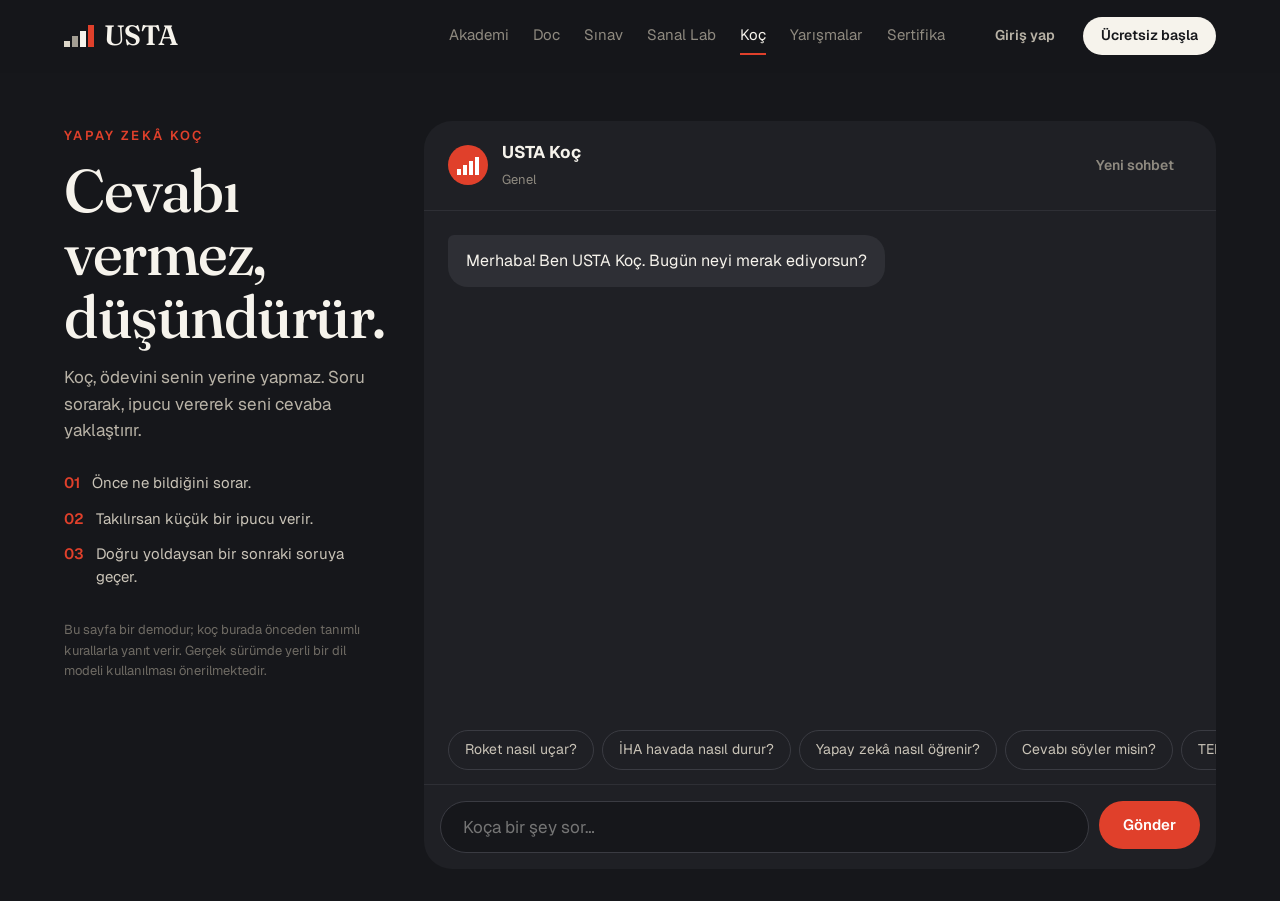
<file: koc.html>
<!doctype html>
<html lang="tr">
<head>
<meta charset="utf-8">
<meta name="viewport" content="width=device-width, initial-scale=1">
<title>Yapay Zekâ Koç — USTA</title>
<link rel="preconnect" href="https://fonts.googleapis.com"><link rel="preconnect" href="https://fonts.gstatic.com" crossorigin>
<link href="https://fonts.googleapis.com/css2?family=Fraunces:opsz,wght@9..144,300..700&family=Geist:wght@400..700&display=swap" rel="stylesheet">
<link rel="stylesheet" href="assets/css/style.css">
<style>
  body{background:var(--ink);color:var(--paper)}
  .top{background:rgba(22,23,27,.92)!important}
  .top .logo,.top .nav a.on,.top .nav a:hover{color:var(--paper)}
  .top .nav{color:#8F8A80}
  .top .logo .steps i:nth-child(3){background:var(--paper)}
  .top .btn-ink{background:var(--paper);color:var(--ink)}
  .top .btn-ghost{color:#B9B3A7}
  .top.scrolled{border-color:var(--dark-2)!important}
  .menu-btn span,.menu-btn span::before,.menu-btn span::after{background:var(--paper)!important}
  @media (max-width:1140px){.nav{background:var(--ink)!important;border-color:var(--dark-2)!important}.nav a{border-color:var(--dark-2)!important}}
  .chat-wrap{display:grid;grid-template-columns:320px 1fr;gap:40px;padding:48px 0 32px;min-height:calc(100vh - 72px)}
  .side h1{font-size:clamp(40px,5vw,60px)}
  .side p{color:#B9B3A7}
  .rules{margin-top:28px;display:flex;flex-direction:column;gap:12px;font-size:15px}
  .rules div{display:flex;gap:12px;color:#C9C3B7}
  .rules b{color:var(--red);font-weight:600}
  .chat{background:#1F2025;border-radius:28px;display:flex;flex-direction:column;height:calc(100vh - 152px);min-height:520px;overflow:hidden}
  .chat-head{display:flex;align-items:center;gap:14px;padding:18px 24px;border-bottom:1px solid var(--dark-2)}
  .av{width:40px;height:40px;border-radius:50%;background:var(--red);display:flex;align-items:flex-end;justify-content:center;gap:2px;padding-bottom:10px;flex-shrink:0}
  .av i{width:4px;background:#fff;display:block}
  .msgs{flex:1;overflow-y:auto;padding:24px;display:flex;flex-direction:column;gap:14px}
  .m{max-width:78%;padding:14px 18px;border-radius:20px;font-size:16px;line-height:1.55;animation:pop .25s ease}
  .m.bot{background:var(--dark-2);color:var(--paper);border-top-left-radius:6px;align-self:flex-start}
  .m.me{background:var(--paper);color:var(--ink);border-top-right-radius:6px;align-self:flex-end}
  .m.bot b{color:#FF8A75;font-weight:600}
  .typing{display:inline-flex;gap:4px}.typing i{width:7px;height:7px;border-radius:50%;background:#8F8A80;animation:bl 1s infinite}
  .typing i:nth-child(2){animation-delay:.15s}.typing i:nth-child(3){animation-delay:.3s}
  @keyframes bl{0%,100%{opacity:.3}50%{opacity:1}}
  @keyframes pop{from{opacity:0;transform:translateY(6px)}to{opacity:1;transform:none}}
  .sugg{display:flex;gap:8px;padding:0 24px 14px;overflow-x:auto;scrollbar-width:none}
  .sugg button{white-space:nowrap;border:1.5px solid var(--dark-3);color:#C9C3B7;border-radius:999px;padding:8px 16px;font-size:14px}
  .sugg button:hover{border-color:var(--red);color:var(--paper)}
  .compose{display:flex;gap:10px;padding:16px;border-top:1px solid var(--dark-2)}
  .compose input{flex:1;min-width:0;background:var(--ink);border:1.5px solid var(--dark-3);border-radius:999px;padding:0 22px;height:52px;outline:0;color:var(--paper)}
  .compose input:focus{border-color:#6F6B64}
  @media (max-width:960px){.chat-wrap{grid-template-columns:1fr;gap:24px;padding-top:28px}.rules{display:none}.chat{height:70vh}}
</style>
</head>
<body>
<div id="site-header"></div>
<main class="wrap">
  <div class="chat-wrap">
    <div class="side">
      <span class="eyebrow">Yapay zekâ koç</span>
      <h1 style="margin-top:12px">Cevabı vermez, düşündürür.</h1>
      <p style="margin-top:16px">Koç, ödevini senin yerine yapmaz. Soru sorarak, ipucu vererek seni cevaba yaklaştırır.</p>
      <div class="rules">
        <div><b>01</b><span>Önce ne bildiğini sorar.</span></div>
        <div><b>02</b><span>Takılırsan küçük bir ipucu verir.</span></div>
        <div><b>03</b><span>Doğru yoldaysan bir sonraki soruya geçer.</span></div>
      </div>
      <p style="font-size:13px;margin-top:32px;color:#6F6B64">Bu sayfa bir demodur; koç burada önceden tanımlı kurallarla yanıt verir. Gerçek sürümde yerli bir dil modeli kullanılması önerilmektedir.</p>
    </div>
    <div class="chat">
      <div class="chat-head"><div class="av" aria-hidden="true"><i style="height:6px"></i><i style="height:10px"></i><i style="height:14px"></i><i style="height:18px"></i></div><div><b style="display:block">USTA Koç</b><span style="font-size:13px;color:#8F8A80" id="ctx">Genel</span></div><button class="btn btn-sm" id="reset" style="margin-left:auto;color:#8F8A80">Yeni sohbet</button></div>
      <div class="msgs" id="msgs" aria-live="polite"></div>
      <div class="sugg" id="sugg"></div>
      <form class="compose" id="form"><label class="sr" for="inp">Mesajın</label><input id="inp" placeholder="Koça bir şey sor…" autocomplete="off"><button class="btn btn-red" type="submit">Gönder</button></form>
    </div>
  </div>
</main>
<script src="assets/js/data.js"></script>
<script src="assets/js/app.js"></script>
<script>
  /* Sokratik kural tabanlı koç (demo). Her konu, sırayla sorulan adımlardan oluşur. */
  var topics = {
    roket: { name: 'Roket', keys: ['roket', 'füze', 'fırlat', 'itki', 'yüksel'], steps: [
      { ask: 'Güzel soru. Önce şunu düşünelim: bir balonu şişirip ağzını bırakınca ne olur?', expect: ['uçar', 'gider', 'kaçar', 'hareket', 'fırlar', 'ileri'], hint: 'Hava balondan bir yöne çıkarken balon hangi yöne gider? Ters yöne mi, aynı yöne mi?', ok: 'Aynen öyle! Hava bir yöne çıkarken balon <b>ters yöne</b> gider.' },
      { ask: 'Peki roket motoru gazı hangi yöne püskürtüyor, roket hangi yöne gidiyor?', expect: ['aşağı', 'yukarı', 'ters', 'zıt'], hint: 'Kalkıştaki bir roketin fotoğrafını hayal et: alevler nerede?', ok: 'Harika. Gaz aşağı, roket yukarı. Buna <b>etki-tepki</b> diyoruz; Newton’un üçüncü yasası.' },
      { ask: 'Son soru: roketin kalkabilmesi için motorun ürettiği kuvvet, roketin ağırlığından nasıl olmalı?', expect: ['büyük', 'fazla', 'çok', 'yüksek', 'güçlü'], hint: 'İki kişi halat çekiyor. Hangisi kazanır?', ok: 'Tebrikler, kendin buldun: <b>itki ağırlıktan büyük</b> olmalı. Şimdi bunu <a href="lab.html" style="color:#FF8A75">sanal laboratuvarda</a> deneyebilirsin.' }
    ]},
    kanat: { name: 'Kararlılık', keys: ['kanat', 'kararlı', 'takla', 'denge', 'basınç merkezi', 'ağırlık merkezi'], steps: [
      { ask: 'Bir ok düşün. Ucundaki ağır demir nerede, tüyler nerede?', expect: ['ön', 'uç', 'arka', 'baş'], hint: 'Okun sivri, ağır ucu hedefe mi bakıyor, sana mı?', ok: 'Evet: ağırlık önde, tüyler arkada.' },
      { ask: 'Roketteki kanatçıklar okun hangi parçasına benziyor? Ve neden arkada olmaları gerekir sence?', expect: ['tüy', 'arka', 'denge', 'düz', 'yön'], hint: 'Tüyler okun düz gitmesine mi, dönmesine mi yardım eder?', ok: 'Çok iyi. Kanatçıklar tüyler gibi: hava kuvvetlerini arkaya toplayarak roketi düz tutar. Bu yüzden <b>ağırlık merkezi, basınç merkezinin önünde</b> olmalı.' }
    ]},
    iha: { name: 'İHA', keys: ['iha', 'İha', 'drone', 'dron', 'pervane', 'quadcopter', 'multikopter'], steps: [
      { ask: 'Bir İHA havada asılı dururken hangi kuvvetler var sence? En az iki tane söyleyebilir misin?', expect: ['ağırlık', 'yerçekimi', 'itki', 'kaldırma', 'pervane'], hint: 'Biri aracı aşağı çekiyor, diğeri pervanelerden geliyor.', ok: 'Doğru: <b>ağırlık</b> aşağı, pervanelerin <b>itkisi</b> yukarı.' },
      { ask: 'Bu iki kuvvet nasıl olursa araç yerinde asılı kalır?', expect: ['eşit', 'denk', 'aynı', 'denge'], hint: 'Ne yükselsin ne alçalsın istiyorsak…', ok: 'Mükemmel: <b>itki = ağırlık</b>. İtkiyi artırınca yükselir, azaltınca alçalır.' }
    ]},
    ai: { name: 'Yapay zekâ', keys: ['yapay zeka', 'yapay zekâ', 'makine öğren', 'model', 'veri', 'sinir ağ'], steps: [
      { ask: 'Küçük bir kardeşe kedi ile köpeği ayırt etmeyi nasıl öğretirdin?', expect: ['göster', 'resim', 'örnek', 'fotoğraf', 'bak'], hint: 'Kural mı yazardın, yoksa çok sayıda … mı gösterirdin?', ok: 'Evet! Çok sayıda <b>örnek</b> gösterirdin. Yapay zekâ da böyle öğrenir.' },
      { ask: 'Peki sadece siyah kedi fotoğrafları gösterirsen, beyaz bir kedi görünce ne olabilir?', expect: ['tanıma', 'karış', 'yanlış', 'bilemez', 'hata', 'tanıyamaz'], hint: 'Hiç görmediği bir şeyle karşılaşınca…', ok: 'Tam olarak. Veri tek taraflıysa model <b>yanılır</b>. Bu yüzden çeşitli veri toplamak en önemli işlerden biri.' }
    ]},
    kod: { name: 'Programlama', keys: ['python', 'kod', 'program', 'döngü', 'değişken', 'if', 'yazılım'], steps: [
      { ask: 'Bilgisayara “10 kez merhaba yaz” demek istiyorsun. Aynı satırı 10 kez mi yazarsın, yoksa başka bir yolu var mı?', expect: ['döngü', 'for', 'while', 'tekrar'], hint: 'Bir işi tekrar tekrar yaptıran yapıya ne denir?', ok: 'Evet, bir <b>döngü</b> kullanırız: <code>for i in range(10): print("merhaba")</code>' },
      { ask: 'Peki sadece sıcaklık 30’dan büyükse “fan aç” yazdırmak istersen ne kullanırsın?', expect: ['if', 'koşul', 'eğer'], hint: 'Program bir karar vermeli: “eğer…”', ok: 'Süper: bir <b>koşul</b> (if). İkisini birleştirince sensörden sürekli okuyup karar veren bir robot yazmış olursun.' }
    ]},
    enerji: { name: 'Enerji', keys: ['enerji', 'verim', 'güneş', 'rüzgar', 'rüzgâr', 'batarya', 'pil'], steps: [
      { ask: 'Bir ampule 100 birim enerji veriyorsun, 20 birimi ışık oluyor. Geri kalan 80 birim nereye gidiyor sence?', expect: ['ısı', 'sıcak', 'kayıp', 'boşa'], hint: 'Eski ampullere dokununca ne hissedersin?', ok: 'Doğru, büyük kısmı <b>ısıya</b> dönüşüyor.' },
      { ask: 'O zaman bu ampulün verimi yüzde kaç olur?', expect: ['20', 'yirmi'], hint: 'Faydalı enerji / verilen enerji.', ok: 'Tebrikler: <b>%20</b>. Verimlilik yarışmalarında amaç bu oranı büyütmek.' }
    ]}
  };
  var general = [
    { keys: ['teknofest', 'yarışma', 'başvur'], text: 'Hangi alanda yarışmak istediğini biliyor musun? <a href="yarismalar.html" style="color:#FF8A75">Yarışmalar</a> sayfasında 12 alanı ve hazırlayan dersleri görebilirsin. Bana bir alan söyle, oradan başlayalım.' },
    { keys: ['takım', 'arkadaş', 'ekip'], text: 'İyi bir takımda farklı yetenekler olur. Sen hangi işte iyisin: tasarım, yazılım, elektronik, yoksa sunum? Akıllı takım eşleştirme eksik yeteneği tamamlayan arkadaşı bulmana yardım eder.' },
    { keys: ['sertifika', 'belge'], text: 'Her dersin sonunda bir seviye testi var. %60 ve üzeri ilk denemede doğru cevapla sertifika alırsın; QR kodla doğrulanır. <a href="sertifika.html" style="color:#FF8A75">Sertifika sayfasına</a> bakabilirsin.' },
    { keys: ['cevab', 'söyle', 'çöz', 'ödev'], text: 'Cevabı doğrudan söylersem öğrenen ben olurum, sen değil. Birlikte düşünelim: soruyu kendi kelimelerinle bana anlatır mısın?' },
    { keys: ['merhaba', 'selam', 'hey'], text: 'Merhaba! Bugün neyi merak ediyorsun? Roket, İHA, yapay zekâ, programlama ya da enerji hakkında konuşabiliriz.' }
  ];
  var dontKnow = ['bilmiyorum', 'bilmem', 'emin değilim', 'fikrim yok', 'yardım', 'ipucu', 'anlamadım'];

  var msgs = document.getElementById('msgs'), inp = document.getElementById('inp');
  var cur = null, step = 0, misses = 0;
  var course = USTA.courseById(USTA.param('id'));

  function low(s) { return s.toLocaleLowerCase('tr'); }
  function has(s, arr) { s = low(s); return arr.some(function (k) { return s.indexOf(low(k)) >= 0; }); }
  function add(who, html) {
    var d = document.createElement('div'); d.className = 'm ' + who;
    if (who === 'me') d.textContent = html; else d.innerHTML = html;
    msgs.appendChild(d); msgs.scrollTop = msgs.scrollHeight; return d;
  }
  function bot(html, delay) {
    var t = add('bot', '<span class="typing"><i></i><i></i><i></i></span>');
    setTimeout(function () { t.innerHTML = html; msgs.scrollTop = msgs.scrollHeight; }, delay || 700 + Math.min(html.length * 6, 900));
  }
  function setTopic(k) {
    cur = k; step = 0; misses = 0;
    document.getElementById('ctx').textContent = k ? topics[k].name : (course ? course.title : 'Genel');
  }
  function sugg(list) {
    document.getElementById('sugg').innerHTML = list.map(function (s) { return '<button type="button">' + s + '</button>'; }).join('');
  }
  function reply(text) {
    if (cur) {
      var S = topics[cur].steps[step];
      if (has(text, S.expect)) {
        step++; misses = 0;
        if (step < topics[cur].steps.length) { bot(S.ok + '<br><br>' + topics[cur].steps[step].ask); sugg(['Bilmiyorum', 'İpucu ver']); }
        else { bot(S.ok); setTopic(null); sugg(['Başka bir konu', 'Roket nasıl uçar?', 'Yapay zekâ nasıl öğrenir?']); }
        return;
      }
      if (has(text, dontKnow) || misses >= 1) {
        misses++;
        bot(misses > 2 ? 'Sorun değil, bu zor bir basamak. Bir ipucu daha: ' + S.hint + ' İstersen ilgili derse dönüp tekrar bakabiliriz.' : '<b>İpucu:</b> ' + S.hint);
        return;
      }
      misses++;
      bot('Hmm, tam olarak değil ama düşünmen güzel. Bir daha bak: ' + S.ask.replace(/^[^:]*: /, ''));
      return;
    }
    for (var k in topics) if (has(text, topics[k].keys)) { setTopic(k); bot(topics[k].steps[0].ask); sugg(['Bilmiyorum', 'İpucu ver']); return; }
    for (var g = 0; g < general.length; g++) if (has(text, general[g].keys)) { bot(general[g].text); return; }
    if (low(text).indexOf('başka') >= 0) { bot('Tamam! Hangisi: roket, İHA, yapay zekâ, programlama ya da enerji?'); sugg(['Roket', 'İHA', 'Yapay zekâ', 'Python', 'Enerji']); return; }
    bot('Bunu biraz daha açar mısın? Şu konularda soru sorarak birlikte ilerleyebiliriz: <b>roket</b>, <b>İHA</b>, <b>yapay zekâ</b>, <b>programlama</b>, <b>enerji</b>.');
    sugg(['Roket nasıl uçar?', 'İHA havada nasıl durur?', 'Yapay zekâ nasıl öğrenir?']);
  }
  function start() {
    msgs.innerHTML = ''; setTopic(null);
    var u = USTA.user(), name = u ? ' ' + u.name.split(' ')[0] : '';
    if (course) {
      bot('Merhaba' + name + '! <b>' + USTA.esc(course.title) + '</b> dersindesin. Hangi kısmı anlamakta zorlandın? Önce sen anlat, ben sorularla yardım edeyim.', 500);
      var map = { uzay: 'Roket neden yükselir?', havacilik: 'İHA havada nasıl durur?', yapayzeka: 'Yapay zekâ nasıl öğrenir?', yazilim: 'Döngü ne işe yarar?', enerji: 'Verim nedir?', robotik: 'Robot programlamaya nereden başlarım?' };
      sugg([map[course.area] || 'Bu dersi özetler misin?', 'Kanatçıklar ne işe yarar?', 'Cevabı söyler misin?']);
    } else {
      bot('Merhaba' + name + '! Ben USTA Koç. Bugün neyi merak ediyorsun?', 500);
      sugg(['Roket nasıl uçar?', 'İHA havada nasıl durur?', 'Yapay zekâ nasıl öğrenir?', 'Cevabı söyler misin?', 'TEKNOFEST’e nasıl hazırlanırım?']);
    }
  }
  document.getElementById('form').onsubmit = function (e) {
    e.preventDefault(); var v = inp.value.trim(); if (!v) return;
    add('me', v); inp.value = ''; reply(v);
  };
  document.getElementById('sugg').onclick = function (e) {
    var b = e.target.closest('button'); if (!b) return;
    add('me', b.textContent); reply(b.textContent);
  };
  document.getElementById('reset').onclick = start;
  start();
</script>
</body>
</html>
</file>
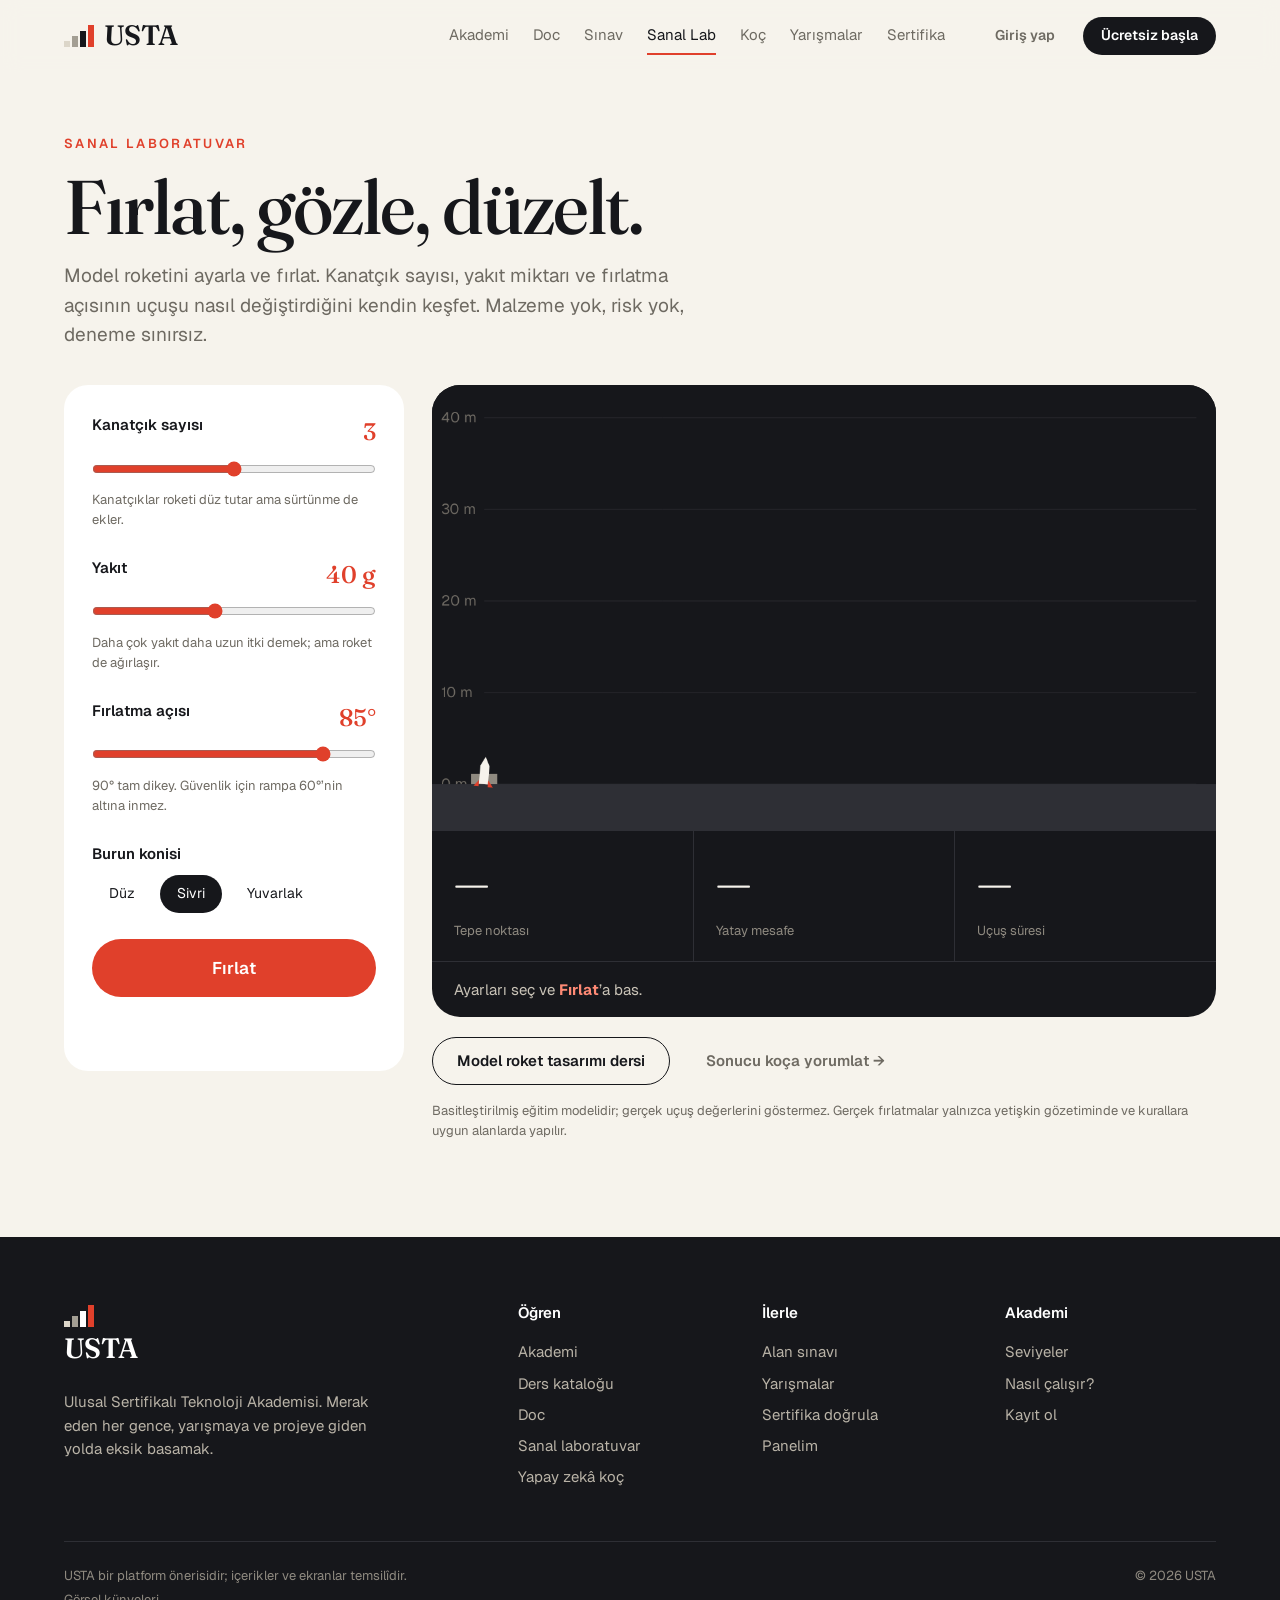
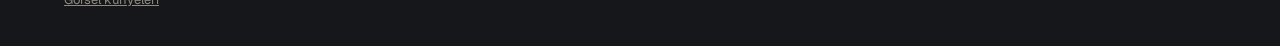
<file: lab.html>
<!doctype html>
<html lang="tr">
<head>
<meta charset="utf-8">
<meta name="viewport" content="width=device-width, initial-scale=1">
<title>Sanal Lab — USTA</title>
<link rel="preconnect" href="https://fonts.googleapis.com"><link rel="preconnect" href="https://fonts.gstatic.com" crossorigin>
<link href="https://fonts.googleapis.com/css2?family=Fraunces:opsz,wght@9..144,300..700&family=Geist:wght@400..700&display=swap" rel="stylesheet">
<link rel="stylesheet" href="assets/css/style.css">
<style>
  .lab{display:grid;grid-template-columns:340px 1fr;gap:28px;align-items:start;margin-top:36px}
  .ctrl{display:flex;flex-direction:column;gap:26px}
  .ctrl label{display:flex;justify-content:space-between;font-size:15px;font-weight:600}
  .ctrl label span{font-family:var(--serif);font-size:24px;font-weight:500;color:var(--red)}
  .ctrl small{display:block;color:var(--muted);font-size:13px;margin-top:6px}
  input[type=range]{width:100%;margin-top:10px;accent-color:var(--red)}
  .stage{background:var(--ink);border-radius:28px;overflow:hidden;position:relative}
  .stage canvas{display:block;width:100%;height:auto}
  .stats{display:grid;grid-template-columns:repeat(3,1fr);gap:1px;background:var(--dark-2);border-top:1px solid var(--dark-2)}
  .stats div{background:var(--ink);padding:18px 22px;color:var(--paper)}
  .stats b{display:block;font-family:var(--serif);font-weight:500;font-size:clamp(28px,3.4vw,44px);letter-spacing:-.02em}
  .stats span{font-size:13px;color:#8F8A80}
  .verdict{padding:16px 22px;font-size:15px;color:#C9C3B7;border-top:1px solid var(--dark-2);min-height:56px}
  .verdict b{color:#FF8A75}
  .verdict.ok b{color:#7BC8A4}
  .log{margin-top:20px;font-size:14px}
  .log div{display:flex;justify-content:space-between;padding:10px 0;border-top:1px solid var(--line)}
  @media (max-width:960px){.lab{grid-template-columns:1fr}}
</style>
</head>
<body>
<div id="site-header"></div>
<main>
<section style="padding-top:56px">
  <div class="wrap">
    <span class="eyebrow">Sanal laboratuvar</span>
    <h1 style="margin-top:12px;font-size:clamp(44px,6vw,76px)">Fırlat, gözle, düzelt.</h1>
    <p class="muted" style="font-size:19px;max-width:640px;margin-top:14px">Model roketini ayarla ve fırlat. Kanatçık sayısı, yakıt miktarı ve fırlatma açısının uçuşu nasıl değiştirdiğini kendin keşfet. Malzeme yok, risk yok, deneme sınırsız.</p>

    <div class="lab">
      <div class="card ctrl">
        <div>
          <label for="fins">Kanatçık sayısı <span id="finsV"></span></label>
          <input type="range" id="fins" min="0" max="6" step="1" value="3">
          <small>Kanatçıklar roketi düz tutar ama sürtünme de ekler.</small>
        </div>
        <div>
          <label for="fuel">Yakıt <span id="fuelV"></span></label>
          <input type="range" id="fuel" min="10" max="80" step="5" value="40">
          <small>Daha çok yakıt daha uzun itki demek; ama roket de ağırlaşır.</small>
        </div>
        <div>
          <label for="ang">Fırlatma açısı <span id="angV"></span></label>
          <input type="range" id="ang" min="60" max="90" step="1" value="85">
          <small>90° tam dikey. Güvenlik için rampa 60°’nin altına inmez.</small>
        </div>
        <div>
          <label for="nose">Burun konisi</label>
          <div style="display:flex;gap:8px;margin-top:10px" id="nose">
            <button class="chip" data-v="duz">Düz</button><button class="chip on" data-v="ogive">Sivri</button><button class="chip" data-v="yuvarlak">Yuvarlak</button>
          </div>
        </div>
        <button class="btn btn-red btn-lg" id="launch" style="width:100%">Fırlat</button>
        <div class="log" id="log"></div>
      </div>

      <div>
        <div class="stage">
          <canvas id="cv" width="1200" height="680" aria-label="Uçuş yörüngesi"></canvas>
          <div class="stats">
            <div><b id="sApo">—</b><span>Tepe noktası</span></div>
            <div><b id="sRange">—</b><span>Yatay mesafe</span></div>
            <div><b id="sTime">—</b><span>Uçuş süresi</span></div>
          </div>
          <div class="verdict" id="verdict">Ayarları seç ve <b>Fırlat</b>’a bas.</div>
        </div>
        <div style="display:flex;gap:12px;flex-wrap:wrap;margin-top:20px;align-items:center">
          <a class="btn btn-line" href="ders.html?id=model-roket-tasarimi">Model roket tasarımı dersi</a>
          <a class="btn btn-ghost" href="koc.html?id=model-roket-tasarimi">Sonucu koça yorumlat →</a>
        </div>
        <p class="muted" style="font-size:13px;margin-top:16px">Basitleştirilmiş eğitim modelidir; gerçek uçuş değerlerini göstermez. Gerçek fırlatmalar yalnızca yetişkin gözetiminde ve kurallara uygun alanlarda yapılır.</p>
      </div>
    </div>
  </div>
</section>
</main>
<div id="site-footer"></div>
<script src="assets/js/data.js"></script>
<script src="assets/js/app.js"></script>
<script>
  var $ = function (id) { return document.getElementById(id); };
  var cv = $('cv'), ctx = cv.getContext('2d'), W = cv.width, H = cv.height;
  var nose = 'ogive', flights = [], anim = null;
  var noseCd = { duz: 0.9, ogive: 0.45, yuvarlak: 0.6 };

  function labels() {
    $('finsV').textContent = $('fins').value;
    $('fuelV').textContent = $('fuel').value + ' g';
    $('angV').textContent = $('ang').value + '°';
  }
  ['fins', 'fuel', 'ang'].forEach(function (k) { $(k).oninput = labels; });
  $('nose').onclick = function (e) {
    var b = e.target.closest('.chip'); if (!b) return;
    nose = b.dataset.v;
    [].forEach.call(this.children, function (c) { c.classList.toggle('on', c === b); });
  };

  /* Basit 2B uçuş modeli: itki, yerçekimi, hava sürtünmesi. Kararsız roket yalpalar. */
  function simulate(fins, fuelG, angDeg, nz) {
    var g = 9.81, dry = 0.12, fuel = fuelG / 1000, burnRate = 0.025, thrust = 9;
    var stable = fins >= 3, wobbly = fins < 3;
    var cd = noseCd[nz] + fins * 0.06 + (wobbly ? 0.8 : 0), area = 0.0012, rho = 1.2;
    var th = angDeg * Math.PI / 180, x = 0, y = 0, vx = 0, vy = 0, t = 0, dt = 0.01, pts = [[0, 0]], apo = 0;
    var spin = 0;
    while (t < 60) {
      var m = dry + fuel, F = 0;
      if (fuel > 0) { F = thrust; fuel = Math.max(0, fuel - burnRate * dt); }
      var v = Math.hypot(vx, vy);
      if (v > 1) th = Math.atan2(vy, vx);
      if (wobbly && v > 1) { spin += dt * (4 - fins) * 3.2; th += Math.sin(spin * 3) * 0.06 * (3 - fins); }
      var D = 0.5 * rho * cd * area * v * v;
      var ax = (F * Math.cos(th) - (v ? D * vx / v : 0)) / m;
      var ay = (F * Math.sin(th) - (v ? D * vy / v : 0)) / m - g;
      vx += ax * dt; vy += ay * dt; x += vx * dt; y += vy * dt; t += dt;
      if (y < 0 && t > 0.2) { y = 0; break; }
      if (y > apo) apo = y;
      if (Math.round(t / dt) % 4 === 0) pts.push([x, y]);
    }
    pts.push([x, 0]);
    return { pts: pts, apo: apo, range: Math.abs(x), time: t, stable: stable, fins: fins, fuel: fuelG, ang: angDeg, nose: nz };
  }

  function grid(sx, sy, maxX, maxY) {
    ctx.fillStyle = '#16171B'; ctx.fillRect(0, 0, W, H);
    ctx.strokeStyle = '#2E2F35'; ctx.lineWidth = 1; ctx.fillStyle = '#6F6B64'; ctx.font = '22px Geist, Arial';
    var stepY = niceStep(maxY), stepX = niceStep(maxX);
    for (var yv = 0; yv <= maxY; yv += stepY) { var py = H - 70 - yv * sy; ctx.beginPath(); ctx.moveTo(80, py); ctx.lineTo(W - 30, py); ctx.stroke(); ctx.fillText(yv + ' m', 14, py + 7); }
    for (var xv = stepX; xv <= maxX; xv += stepX) { var px = 80 + xv * sx; ctx.fillText(xv + ' m', px - 20, H - 36); }
    ctx.fillStyle = '#2E2F35'; ctx.fillRect(0, H - 70, W, 70);
    ctx.fillStyle = '#8F8A80'; ctx.fillRect(60, H - 86, 40, 16);
  }
  function niceStep(v) { var s = [5, 10, 20, 25, 50, 100, 200, 250, 500]; for (var i = 0; i < s.length; i++) if (v / s[i] <= 6) return s[i]; return 1000; }

  function drawPath(f, sx, sy, upto, color, width) {
    ctx.strokeStyle = color; ctx.lineWidth = width; ctx.setLineDash(color === '#E0402B' ? [] : [8, 10]);
    ctx.beginPath();
    for (var i = 0; i <= upto && i < f.pts.length; i++) { var p = f.pts[i], X = 80 + p[0] * sx, Y = H - 70 - p[1] * sy; i ? ctx.lineTo(X, Y) : ctx.moveTo(X, Y); }
    ctx.stroke(); ctx.setLineDash([]);
  }
  function rocket(X, Y, ang) {
    ctx.save(); ctx.translate(X, Y); ctx.rotate(-ang);
    ctx.fillStyle = '#F6F3EC'; ctx.beginPath(); ctx.moveTo(26, 0); ctx.lineTo(12, -7); ctx.lineTo(-16, -7); ctx.lineTo(-16, 7); ctx.lineTo(12, 7); ctx.closePath(); ctx.fill();
    ctx.fillStyle = '#E0402B'; ctx.beginPath(); ctx.moveTo(-10, -7); ctx.lineTo(-20, -15); ctx.lineTo(-20, -7); ctx.fill(); ctx.beginPath(); ctx.moveTo(-10, 7); ctx.lineTo(-20, 15); ctx.lineTo(-20, 7); ctx.fill();
    ctx.restore();
  }

  function scaleFor(list) {
    var mx = 40, my = 40;
    list.forEach(function (f) { mx = Math.max(mx, f.range * 1.1); my = Math.max(my, f.apo * 1.15); });
    return { sx: (W - 130) / mx, sy: (H - 120) / my, mx: mx, my: my };
  }
  function idle() {
    var s = scaleFor(flights); grid(s.sx, s.sy, s.mx, s.my);
    flights.slice(1).forEach(function (f) { drawPath(f, s.sx, s.sy, 1e9, '#5A5B62', 3); });
    if (flights[0]) drawPath(flights[0], s.sx, s.sy, 1e9, '#E0402B', 5);
    else rocket(80, H - 86, Math.PI / 2 * (+$('ang').value / 90));
  }

  $('launch').onclick = function () {
    if (anim) clearTimeout(anim);
    var f = simulate(+$('fins').value, +$('fuel').value, +$('ang').value, nose);
    flights.unshift(f); flights = flights.slice(0, 4);
    var s = scaleFor(flights), i = 0, n = f.pts.length, t0 = Date.now(), dur = 2600;
    ['sApo', 'sRange', 'sTime'].forEach(function (k) { $(k).textContent = '…'; });
    $('verdict').className = 'verdict'; $('verdict').innerHTML = 'Uçuşta…';
    (function step() {
      grid(s.sx, s.sy, s.mx, s.my);
      flights.slice(1).forEach(function (o) { drawPath(o, s.sx, s.sy, 1e9, '#5A5B62', 3); });
      drawPath(f, s.sx, s.sy, i, '#E0402B', 5);
      var p = f.pts[Math.min(i, n - 1)], q = f.pts[Math.min(i + 1, n - 1)];
      rocket(80 + p[0] * s.sx, H - 70 - p[1] * s.sy, Math.atan2((q[1] - p[1]) * s.sy, (q[0] - p[0]) * s.sx || 0.001));
      i = Math.round(n * (Date.now() - t0) / dur);
      if (i < n) anim = setTimeout(step, 16); else { anim = null; done(f); idle(); }
    })();
  };

  function done(f) {
    $('sApo').textContent = Math.round(f.apo) + ' m';
    $('sRange').textContent = Math.round(f.range) + ' m';
    $('sTime').textContent = f.time.toFixed(1) + ' sn';
    var v = $('verdict'), msg;
    if (f.fins < 3) { v.className = 'verdict'; msg = '<b>Kararsız uçuş.</b> ' + (f.fins === 0 ? 'Kanatçık yok; ' : 'İki kanatçık yetmiyor; ') + 'basınç merkezi ağırlık merkezinin önünde kaldı, roket yalpaladı. En az 3 kanatçık dene.'; }
    else if (f.fins >= 5) { v.className = 'verdict ok'; msg = '<b>Kararlı ama yavaş.</b> Fazla kanatçık sürtünmeyi artırdı. 3–4 kanatçıkla tepe noktası yükselir mi?'; }
    else if (f.ang < 75) { v.className = 'verdict ok'; msg = '<b>Kararlı.</b> Açı düşük olduğu için roket yükselmek yerine uzağa gitti. Yarışmalarda genelde hedef irtifa ölçülür.'; }
    else if (f.nose === 'duz') { v.className = 'verdict ok'; msg = '<b>Kararlı.</b> Düz burun havayı itiyor. Sivri burunla aynı uçuşu tekrarla ve farkı karşılaştır.'; }
    else { v.className = 'verdict ok'; msg = '<b>Güzel uçuş.</b> Roket düz ve kararlı yükseldi. Şimdi yakıtı değiştir: yakıt iki katına çıkınca tepe noktası da iki katına çıkıyor mu?'; }
    v.innerHTML = msg;
    $('log').innerHTML = flights.map(function (x, k) {
      return '<div><span' + (k ? ' class="muted"' : '') + '>' + x.fins + ' kanat · ' + x.fuel + ' g · ' + x.ang + '°</span><b>' + Math.round(x.apo) + ' m</b></div>';
    }).join('');
  }

  labels(); idle();
  document.fonts && document.fonts.ready.then(idle);
</script>
</body>
</html>
</file>
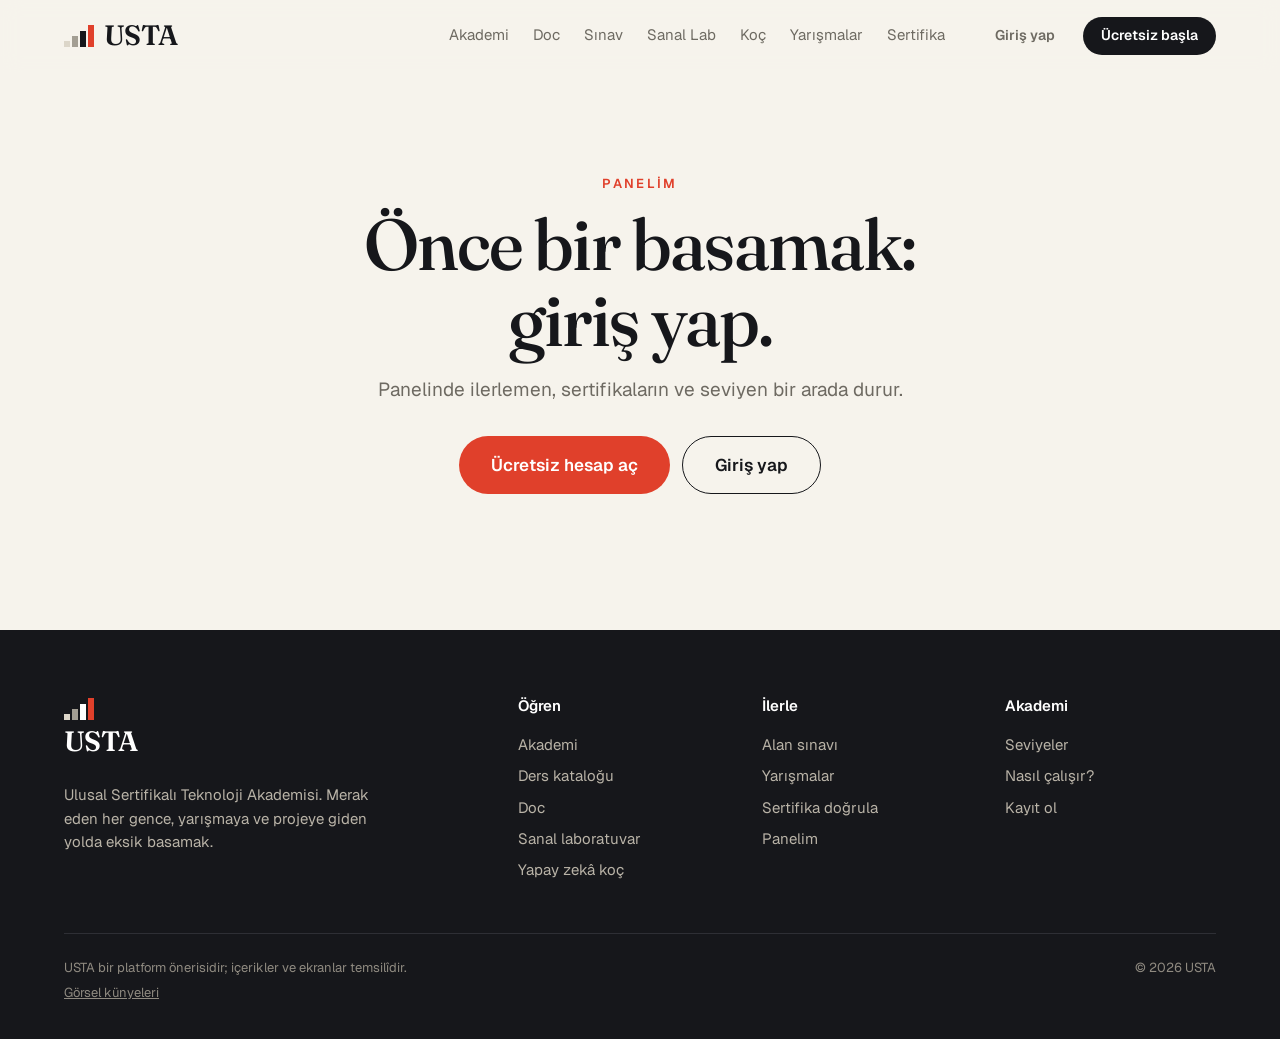
<file: panel.html>
<!doctype html>
<html lang="tr">
<head>
<meta charset="utf-8">
<meta name="viewport" content="width=device-width, initial-scale=1">
<title>Panelim — USTA</title>
<link rel="preconnect" href="https://fonts.googleapis.com"><link rel="preconnect" href="https://fonts.gstatic.com" crossorigin>
<link href="https://fonts.googleapis.com/css2?family=Fraunces:opsz,wght@9..144,300..700&family=Geist:wght@400..700&display=swap" rel="stylesheet">
<link rel="stylesheet" href="assets/css/style.css">
<style>
  .lvl{display:grid;grid-template-columns:repeat(4,1fr);gap:10px;align-items:end;height:260px;margin-top:40px}
  .lvl div{border-radius:18px 18px 0 0;padding:18px;display:flex;flex-direction:column;justify-content:flex-end;position:relative}
  .lvl div b{font-family:var(--serif);font-weight:500;font-size:clamp(20px,2.4vw,30px);letter-spacing:-.02em}
  .lvl div span{font-size:13px;opacity:.75}
  .lvl .you{position:absolute;top:-34px;left:18px;background:var(--red);color:#fff;border-radius:999px;padding:5px 12px;font-size:12px;font-weight:600;opacity:1}
  .row-c{display:flex;gap:18px;align-items:center;padding:18px 0;border-top:1px solid var(--line)}
  .row-c .ic{width:52px;height:52px;border-radius:14px;background:var(--paper);display:flex;align-items:center;justify-content:center;flex-shrink:0}
  .row-c .ic svg{width:30px;height:30px}
  .kpis{display:grid;grid-template-columns:repeat(3,1fr);gap:16px}
  .kpis .card b{display:block;font-family:var(--serif);font-weight:500;font-size:clamp(40px,5vw,64px);letter-spacing:-.03em;line-height:1}
  .kpis .card span{color:var(--muted);font-size:14px}
  @media (max-width:600px){.kpis{grid-template-columns:1fr}.lvl{height:200px}.lvl div{padding:12px}}
</style>
</head>
<body>
<div id="site-header"></div>
<main>
<section style="padding-top:56px">
  <div class="wrap" id="app"></div>
</section>
</main>
<div id="site-footer"></div>
<script src="assets/js/data.js"></script>
<script src="assets/js/app.js"></script>
<script>
  var app = document.getElementById('app'), u = USTA.user();
  if (!u) {
    app.innerHTML = '<div style="max-width:640px;margin:40px auto;text-align:center"><span class="eyebrow">Panelim</span><h1 style="margin-top:12px;font-size:clamp(44px,6vw,72px)">Önce bir basamak: giriş yap.</h1><p class="muted" style="font-size:19px;margin-top:16px">Panelinde ilerlemen, sertifikaların ve seviyen bir arada durur.</p><div style="display:flex;gap:12px;justify-content:center;flex-wrap:wrap;margin-top:32px"><a class="btn btn-red btn-lg" href="giris.html?k=1">Ücretsiz hesap aç</a><a class="btn btn-line btn-lg" href="giris.html">Giriş yap</a></div></div>';
  } else {
    var L = USTA.userLevel(), next = [1, 3, 6][L.idx], certs = USTA.state.certs;
    var started = USTA.courses.filter(function (c) { var p = USTA.courseProgress(c); return p > 0; })
      .sort(function (a, b) { return USTA.courseProgress(a) - USTA.courseProgress(b); });
    var lessonsDone = USTA.courses.reduce(function (s, c) { return s + USTA.doneLessons(c.id).length; }, 0);
    var heights = [34, 56, 78, 100], colors = [['var(--beige)', 'var(--ink)'], ['var(--line)', 'var(--ink)'], ['var(--ink)', 'var(--paper)'], ['var(--red)', '#fff']];
    var suggest = USTA.courses.filter(function (c) { return USTA.courseProgress(c) === 0 && !certs.some(function (x) { return x.cid === c.id; }); })
      .filter(function (c) { return c.level === (L.idx === 0 ? 'cirak' : L.idx === 1 ? 'kalfa' : 'usta'); }).slice(0, 3);
    if (suggest.length < 3) suggest = suggest.concat(USTA.courses.filter(function (c) { return USTA.courseProgress(c) === 0 && suggest.indexOf(c) < 0; }).slice(0, 3 - suggest.length));

    app.innerHTML =
      '<div style="display:flex;justify-content:space-between;align-items:flex-end;gap:20px;flex-wrap:wrap">' +
        '<div><span class="eyebrow">Panelim</span><h1 style="margin-top:12px;font-size:clamp(44px,6vw,76px)">Merhaba, ' + USTA.esc(u.name.split(' ')[0]) + '.</h1></div>' +
        '<button class="btn btn-ghost btn-sm" id="out">Çıkış yap</button>' +
      '</div>' +
      '<p class="muted" style="font-size:19px;margin-top:10px">' + (L.idx < 3 ? 'Şu an <b style="color:var(--ink)">' + L.level.name + '</b> basamağındasın. ' + USTA.levels[L.idx + 1].name + ' olmak için ' + (next - L.certs) + ' sertifika daha.' : 'Üstat oldun. Artık başkalarına yol gösterme sırası sende.') + '</p>' +
      '<div class="lvl">' + USTA.levels.map(function (lv, k) {
        return '<div style="height:' + heights[k] + '%;background:' + colors[k][0] + ';color:' + colors[k][1] + (k > L.idx ? ';opacity:.45' : '') + '">' + (k === L.idx ? '<span class="you">Sen buradasın</span>' : '') + '<b>' + lv.name + '</b><span>' + lv.verb + '</span></div>';
      }).join('') + '</div>' +

      '<div class="kpis" style="margin-top:40px">' +
        '<div class="card"><b>' + lessonsDone + '</b><span>tamamlanan ders</span></div>' +
        '<div class="card"><b>' + certs.length + '</b><span>sertifika</span></div>' +
        '<div class="card"><b>' + Object.keys(USTA.state.quiz).length + '</b><span>çözülen seviye testi</span></div>' +
      '</div>' +

      '<div class="grid g2" style="margin-top:40px;align-items:start">' +
        '<div class="card"><h3>Devam eden dersler</h3>' +
          (started.length ? started.map(function (c) {
            var p = USTA.courseProgress(c), a = USTA.areaById(c.area);
            return '<a class="row-c" href="ders.html?id=' + c.id + '"><span class="ic">' + USTA.icon(a.icon) + '</span><span style="flex:1;min-width:0"><b style="display:block;font-weight:600">' + USTA.esc(c.title) + '</b><span class="bar" style="margin-top:8px;display:block"><i style="width:' + p + '%"></i></span></span><span class="muted" style="font-size:14px">%' + p + '</span></a>';
          }).join('') : '<p class="muted" style="margin-top:12px">Henüz başladığın bir ders yok.</p><a class="btn btn-ink" href="dersler.html" style="margin-top:16px">Derslere göz at</a>') +
        '</div>' +
        '<div class="card"><h3>Sertifikalarım</h3>' +
          (certs.length ? certs.map(function (c) {
            var co = USTA.courseById(c.cid);
            return '<a class="row-c" href="sertifika.html?kod=' + c.code + '"><span style="color:var(--ink);flex-shrink:0">' + USTA.qr(c.code, 52) + '</span><span style="flex:1"><b style="display:block;font-weight:600">' + USTA.esc(co.title) + '</b><span class="muted" style="font-size:13px">' + USTA.levelById(co.level).name + ' · ' + c.code + '</span></span><span class="muted">→</span></a>';
          }).join('') : '<p class="muted" style="margin-top:12px">Bir dersi bitirip seviye testinden %60 aldığında sertifikan burada görünür.</p>') +
        '</div>' +
      '</div>' +

      '<div class="head" style="margin-top:72px;margin-bottom:24px"><h2 style="font-size:clamp(32px,4vw,48px)">Sıradaki basamak için</h2></div>' +
      '<div class="grid g3">' + suggest.map(USTA.courseCard).join('') + '</div>' +

      '<div class="card card-dark" style="margin-top:40px;display:flex;justify-content:space-between;align-items:center;gap:20px;flex-wrap:wrap"><div><h3>Takılırsan koç burada.</h3><p style="color:#B9B3A7;margin-top:6px">Cevabı vermez; doğru soruyu sorar.</p></div><a class="btn btn-red" href="koc.html">Koçla konuş</a></div>';

    document.getElementById('out').onclick = function () { USTA.logout(); location.href = 'index.html'; };
  }
</script>
</body>
</html>
</file>
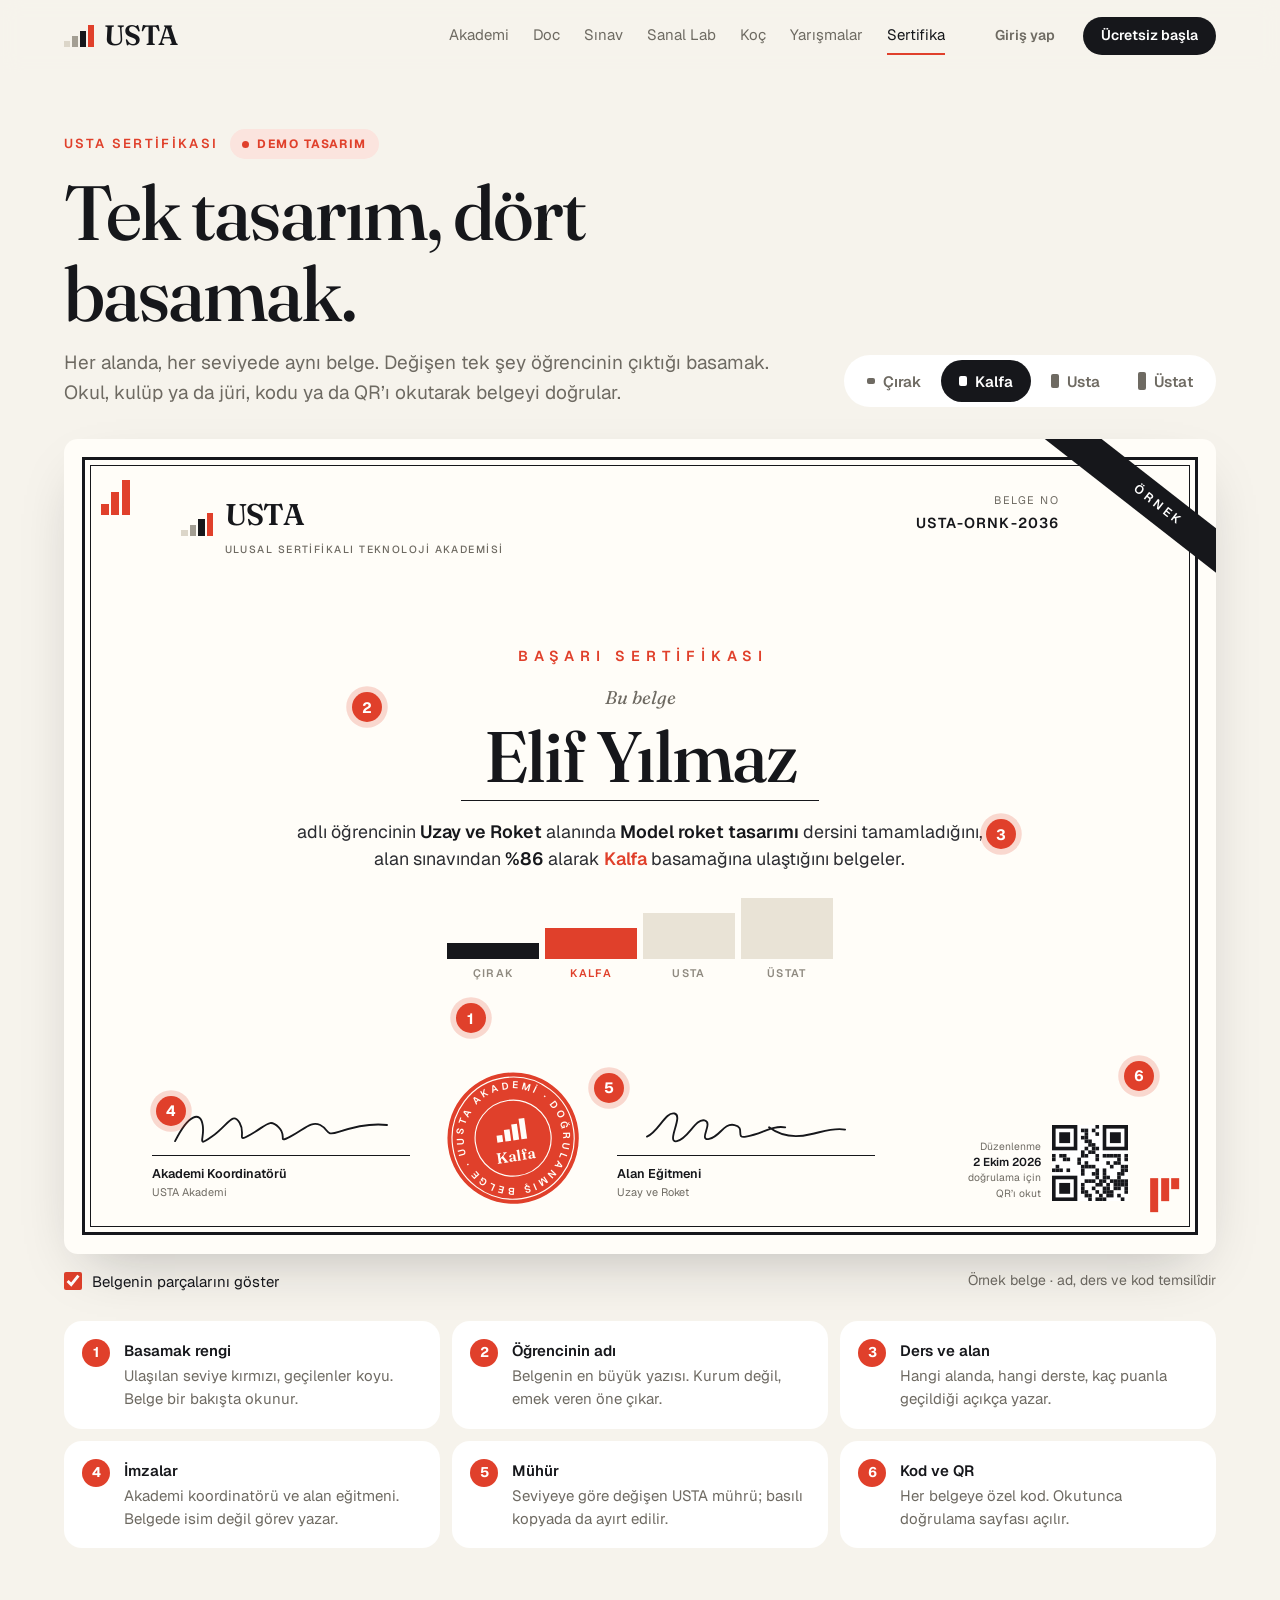
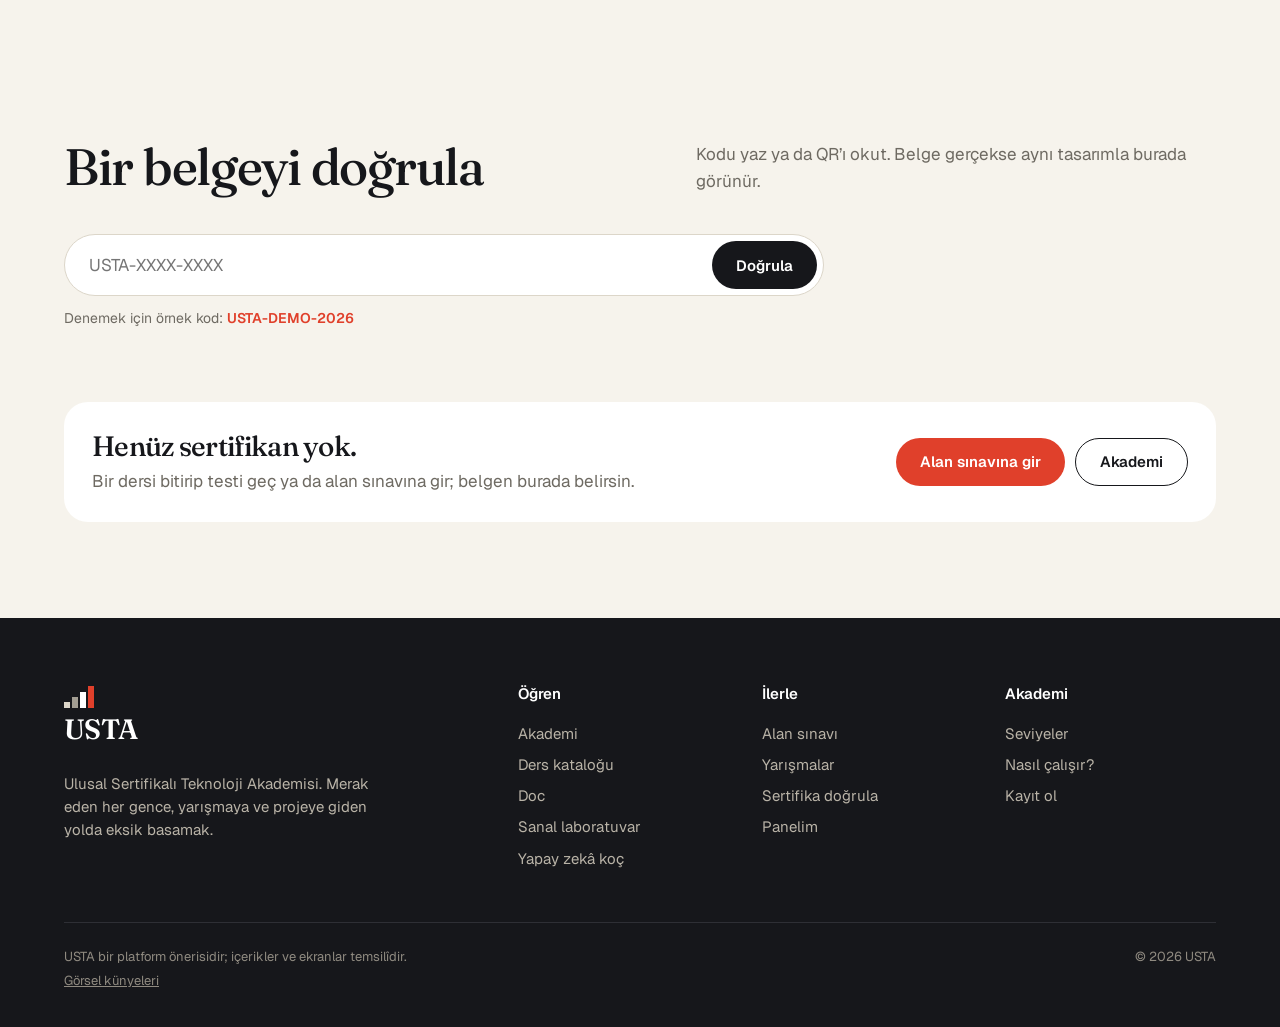
<file: sertifika.html>
<!doctype html>
<html lang="tr">
<head>
<meta charset="utf-8">
<meta name="viewport" content="width=device-width, initial-scale=1">
<title>Sertifika — USTA</title>
<link rel="preconnect" href="https://fonts.googleapis.com"><link rel="preconnect" href="https://fonts.gstatic.com" crossorigin>
<link href="https://fonts.googleapis.com/css2?family=Fraunces:ital,opsz,wght@0,9..144,300..700;1,9..144,300..600&family=Geist:wght@400..700&display=swap" rel="stylesheet">
<link rel="stylesheet" href="assets/css/style.css">
<style>
  /* ---- sertifika şablonu: A4 yatay, cqw ile ölçeklenir ---- */
  .cw{container-type:inline-size;width:100%}
  .cert{position:relative;aspect-ratio:297/210;background:#FFFDF8;color:var(--ink);border-radius:1.2cqw;box-shadow:0 2cqw 5cqw -2cqw rgba(22,23,27,.28);overflow:hidden;font-family:var(--sans)}
  .cert .f1{position:absolute;inset:1.6cqw;border:.28cqw solid var(--ink);pointer-events:none}
  .cert .f2{position:absolute;inset:2.3cqw;border:.1cqw solid var(--ink);pointer-events:none}
  .cert .cn{position:absolute;width:3.4cqw;height:3.4cqw;display:flex;align-items:flex-end;gap:.2cqw}
  .cert .cn i{display:block;width:.7cqw;background:var(--red)}
  .cert .cn i:nth-child(1){height:1cqw}.cert .cn i:nth-child(2){height:2cqw}.cert .cn i:nth-child(3){height:3cqw}
  .cert .cn.tl{left:3.2cqw;top:3.2cqw}.cert .cn.br{right:3.2cqw;bottom:3.2cqw;transform:rotate(180deg)}
  .cert .in{position:absolute;inset:4.6cqw 7.6cqw;display:flex;flex-direction:column}
  .cert .hdr{display:flex;justify-content:space-between;align-items:flex-start}
  .cert .lg{display:flex;align-items:center;gap:1cqw;font-family:var(--serif);font-weight:600;font-size:2.6cqw;letter-spacing:-.02em;margin-left:2.6cqw}
  .cert .lg .s{display:flex;align-items:flex-end;gap:.18cqw;height:2cqw}
  .cert .lg .s i{display:block;width:.55cqw;background:var(--ink)}
  .cert .lg small{display:block;font-family:var(--sans);font-weight:500;font-size:.9cqw;letter-spacing:.14em;text-transform:uppercase;color:var(--muted);margin-top:.3cqw}
  .cert .no{text-align:right;font-size:.95cqw;letter-spacing:.14em;text-transform:uppercase;color:var(--muted)}
  .cert .no b{display:block;font-size:1.25cqw;letter-spacing:.08em;color:var(--ink);font-weight:600;margin-top:.3cqw}
  .cert .mid{flex:1;display:flex;flex-direction:column;align-items:center;justify-content:center;text-align:center}
  .cert .kind{font-size:1.25cqw;letter-spacing:.42em;font-weight:600;color:var(--red);text-transform:uppercase;padding-left:.42em}
  .cert .kind2{font-family:var(--serif);font-style:italic;font-size:1.6cqw;color:var(--muted);margin-top:1.4cqw}
  .cert .nm{font-family:var(--serif);font-weight:500;font-size:6.2cqw;line-height:1.05;letter-spacing:-.03em;margin-top:.6cqw;padding:0 2cqw .5cqw;border-bottom:.12cqw solid var(--ink);max-width:100%;white-space:nowrap;overflow:hidden;text-overflow:ellipsis}
  .cert .tx{font-size:1.55cqw;line-height:1.5;max-width:62cqw;margin-top:1.6cqw;color:#2B2C31}
  .cert .tx b{font-weight:600;color:var(--ink)}
  .cert .tx em{font-style:normal;color:var(--red);font-weight:600}
  .cert .ladder{display:flex;align-items:flex-end;gap:.5cqw;margin-top:2.2cqw}
  .cert .ladder div{display:flex;flex-direction:column;align-items:center;gap:.5cqw;width:8cqw}
  .cert .ladder i{display:block;width:100%;background:var(--beige)}
  .cert .ladder span{font-size:.95cqw;letter-spacing:.12em;text-transform:uppercase;color:var(--muted-2);font-weight:600}
  .cert .ladder .p i{background:var(--ink)}
  .cert .ladder .c i{background:var(--red)}
  .cert .ladder .c span{color:var(--red)}
  .cert .bot{display:grid;grid-template-columns:1fr 12cqw 1fr 19cqw;gap:3cqw;align-items:end}
  .cert .sig svg{width:100%;height:4.6cqw;display:block}
  .cert .sig b{display:block;border-top:.1cqw solid var(--ink);padding-top:.7cqw;font-size:1.1cqw;font-weight:600}
  .cert .sig span{display:block;font-size:.95cqw;color:var(--muted)}
  .cert .seal{width:12cqw;height:12cqw;display:block;transform:rotate(-8deg);margin-bottom:-.6cqw}
  .cert .qr{display:flex;gap:1cqw;align-items:flex-end;justify-content:flex-end}
  .cert .qr svg{width:6.6cqw;height:6.6cqw;display:block}
  .cert .qr div{white-space:nowrap;font-size:.9cqw;color:var(--muted);line-height:1.45;text-align:right}
  .cert .qr div b{display:block;color:var(--ink);font-weight:600;font-size:1cqw}
  .cert .ribbon{position:absolute;top:4.2cqw;right:-6.6cqw;transform:rotate(38deg);background:var(--ink);color:#fff;font-size:1.05cqw;font-weight:600;letter-spacing:.3em;text-transform:uppercase;padding:.7cqw 9cqw;padding-left:calc(9cqw + .3em)}
  .cert .pin{position:absolute;width:2.6cqw;height:2.6cqw;border-radius:50%;background:var(--red);color:#fff;font-size:1.3cqw;font-weight:700;display:flex;align-items:center;justify-content:center;box-shadow:0 0 0 .5cqw rgba(224,64,43,.2);z-index:3;transition:opacity .2s}
  .cert.smp .no{margin-right:6cqw}
  .no-pins .pin{opacity:0;pointer-events:none}

  /* sayfa */
  .lvsw{display:inline-flex;background:var(--white);border-radius:999px;padding:5px;gap:2px;flex-wrap:wrap}
  .lvsw button{height:42px;padding:0 18px;border-radius:999px;font-weight:600;font-size:15px;color:var(--muted);display:flex;align-items:center;gap:8px}
  .lvsw button i{display:block;width:8px;border-radius:2px;background:currentColor}
  .lvsw button.on{background:var(--ink);color:#fff}
  .anat{display:grid;grid-template-columns:repeat(3,1fr);gap:12px;margin-top:28px;counter-reset:a}
  .anat div{background:var(--white);border-radius:18px;padding:18px 18px 18px 60px;position:relative;font-size:15px}
  .anat div::before{counter-increment:a;content:counter(a);position:absolute;left:18px;top:18px;width:28px;height:28px;border-radius:50%;background:var(--red);color:#fff;font-weight:700;font-size:14px;display:flex;align-items:center;justify-content:center}
  .anat b{display:block;font-weight:600;margin-bottom:2px}
  .anat span{color:var(--muted)}
  .ok-pill{display:inline-flex;align-items:center;gap:8px;background:#EAF4EE;color:var(--ok);border-radius:999px;padding:8px 16px;font-size:14px;font-weight:600}
  .no-pill{display:inline-flex;align-items:center;gap:8px;background:var(--red-2);color:var(--red);border-radius:999px;padding:8px 16px;font-size:14px;font-weight:600}
  .vgrid{display:grid;grid-template-columns:minmax(0,1fr) 320px;gap:28px;align-items:start;margin-top:32px}
  .vfacts div{display:flex;justify-content:space-between;gap:12px;padding:11px 0;border-top:1px solid var(--line);font-size:15px}
  .vfacts div span{color:var(--muted)}
  .vfacts div b{font-weight:600;text-align:right}
  @media (max-width:1140px){.anat{grid-template-columns:repeat(2,1fr)}}
  @media (max-width:960px){.vgrid{grid-template-columns:1fr}}
  @media (max-width:600px){.anat{grid-template-columns:1fr}.lvsw button{padding:0 12px;font-size:14px}}
  @page{size:A4 landscape;margin:0}
  @media print{
    body{background:#fff}
    body *{visibility:hidden}
    #printme, #printme *{visibility:visible}
    #printme{position:fixed;left:0;top:0;width:297mm}
    #printme .cert{border-radius:0;box-shadow:none}
    #printme .pin{display:none}
  }
</style>
</head>
<body>
<div id="site-header"></div>
<main>
<section style="padding-top:56px">
  <div class="wrap">
    <div style="display:flex;gap:12px;align-items:center;flex-wrap:wrap"><span class="eyebrow">USTA sertifikası</span><span class="demo-pill">Demo tasarım</span></div>
    <div style="display:flex;justify-content:space-between;align-items:flex-end;gap:24px;flex-wrap:wrap;margin-top:14px">
      <div style="max-width:720px"><h1 style="font-size:clamp(44px,6vw,84px)">Tek tasarım, dört basamak.</h1>
      <p class="muted" style="font-size:19px;margin-top:14px">Her alanda, her seviyede aynı belge. Değişen tek şey öğrencinin çıktığı basamak. Okul, kulüp ya da jüri, kodu ya da QR’ı okutarak belgeyi doğrular.</p></div>
      <div class="lvsw" id="lvsw" role="tablist" aria-label="Seviye"></div>
    </div>
    <div class="cw" style="margin-top:32px" id="sample"></div>
    <div style="display:flex;justify-content:space-between;align-items:center;gap:16px;flex-wrap:wrap;margin-top:16px">
      <label style="display:flex;gap:10px;align-items:center;font-size:15px;cursor:pointer"><input type="checkbox" id="pins" checked style="accent-color:var(--red);width:18px;height:18px"> Belgenin parçalarını göster</label>
      <span class="muted" style="font-size:14px">Örnek belge · ad, ders ve kod temsilîdir</span>
    </div>
    <div class="anat">
      <div><b>Basamak rengi</b><span>Ulaşılan seviye kırmızı, geçilenler koyu. Belge bir bakışta okunur.</span></div>
      <div><b>Öğrencinin adı</b><span>Belgenin en büyük yazısı. Kurum değil, emek veren öne çıkar.</span></div>
      <div><b>Ders ve alan</b><span>Hangi alanda, hangi derste, kaç puanla geçildiği açıkça yazar.</span></div>
      <div><b>İmzalar</b><span>Akademi koordinatörü ve alan eğitmeni. Belgede isim değil görev yazar.</span></div>
      <div><b>Mühür</b><span>Seviyeye göre değişen USTA mührü; basılı kopyada da ayırt edilir.</span></div>
      <div><b>Kod ve QR</b><span>Her belgeye özel kod. Okutunca doğrulama sayfası açılır.</span></div>
    </div>
  </div>
</section>

<section id="verify">
  <div class="wrap">
    <div class="head"><h2 style="font-size:clamp(32px,4vw,52px)">Bir belgeyi doğrula</h2><p>Kodu yaz ya da QR’ı okut. Belge gerçekse aynı tasarımla burada görünür.</p></div>
    <form class="search" id="form" style="max-width:760px;margin-top:24px">
      <label class="sr" for="kod">Sertifika kodu</label>
      <input id="kod" placeholder="USTA-XXXX-XXXX" autocomplete="off" style="text-transform:uppercase">
      <button class="btn btn-ink" type="submit">Doğrula</button>
    </form>
    <p class="muted" style="font-size:14px;margin-top:12px">Denemek için örnek kod: <a href="#" id="demo" style="color:var(--red);font-weight:600">USTA-DEMO-2026</a></p>
    <div id="out"></div>
    <div id="mine" style="margin-top:72px"></div>
  </div>
</section>
</main>
<div id="site-footer"></div>
<script src="assets/js/data.js"></script>
<script src="assets/js/app.js"></script>
<script>
  var $ = function (id) { return document.getElementById(id); };
  var LV = ['cirak', 'kalfa', 'usta', 'ustat'];
  function fmtDate(d) {
    var m = ['Ocak', 'Şubat', 'Mart', 'Nisan', 'Mayıs', 'Haziran', 'Temmuz', 'Ağustos', 'Eylül', 'Ekim', 'Kasım', 'Aralık'], p = d.split('-');
    return +p[2] + ' ' + m[+p[1] - 1] + ' ' + p[0];
  }
  var uid = 0;
  function seal(lvName) {
    var id = 'sp' + (++uid);
    return '<svg class="seal" viewBox="0 0 120 120" aria-hidden="true"><defs><path id="' + id + '" d="M60 60m-43 0a43 43 0 1 1 86 0a43 43 0 1 1-86 0"/></defs>' +
      '<circle cx="60" cy="60" r="57" fill="#E0402B"/><circle cx="60" cy="60" r="53" fill="none" stroke="#FFFDF8" stroke-width="1"/><circle cx="60" cy="60" r="33" fill="none" stroke="#FFFDF8" stroke-width="1"/>' +
      '<text fill="#FFFDF8" font-family="Geist, Arial, sans-serif" font-size="8.6" font-weight="600" letter-spacing="2.6"><textPath href="#' + id + '">USTA AKADEMİ · DOĞRULANMIŞ BELGE · USTA AKADEMİ ·</textPath></text>' +
      '<g transform="translate(46 44)" fill="#FFFDF8"><rect x="0" y="12" width="5" height="6"/><rect x="7" y="8" width="5" height="10"/><rect x="14" y="4" width="5" height="14"/><rect x="21" y="0" width="5" height="18"/></g>' +
      '<text x="60" y="80" text-anchor="middle" fill="#FFFDF8" font-family="Fraunces, Georgia, serif" font-size="13" font-weight="600">' + lvName + '</text></svg>';
  }
  var SIG1 = '<svg viewBox="0 0 200 46" aria-hidden="true"><path d="M8 34C20 10 30 8 32 20S26 40 40 30 58 8 64 18 60 36 74 28 90 14 98 22s-2 14 10 8 18-14 26-10 4 10 16 6 26-8 42-6" fill="none" stroke="#16171B" stroke-width="1.6" stroke-linecap="round"/></svg>';
  var SIG2 = '<svg viewBox="0 0 200 46" aria-hidden="true"><path d="M14 30c10-4 16-22 24-20s-8 26 2 24 16-20 24-18-6 18 4 16 12-14 22-12 0 12 10 10c14-2 22-10 34-8M120 22c8 6 20 10 36 6 10-2 20-6 30-4" fill="none" stroke="#16171B" stroke-width="1.6" stroke-linecap="round"/></svg>';

  /* o: {name, course, area, lv, score, date, code, sample, pins} */
  function cert(o) {
    var idx = LV.indexOf(o.lv), lvName = USTA.levelById(o.lv).name;
    var lad = LV.map(function (l, k) { return '<div class="' + (k === idx ? 'c' : k < idx ? 'p' : '') + '"><i style="height:' + (1.4 + k * 1.3) + 'cqw"></i><span>' + USTA.levelById(l).name + '</span></div>'; }).join('');
    var pin = function (n, x, y) { return o.pins ? '<span class="pin" style="left:' + x + 'cqw;top:' + y + 'cqw">' + n + '</span>' : ''; };
    return '<div class="cert' + (o.sample ? ' smp' : '') + '">' +
      '<span class="f1"></span><span class="f2"></span><span class="cn tl"><i></i><i></i><i></i></span><span class="cn br"><i></i><i></i><i></i></span>' +
      (o.sample ? '<span class="ribbon">Örnek</span>' : '') +
      pin(1, 34, 49) + pin(2, 25, 22) + pin(3, 80, 33) + pin(4, 8, 57) + pin(5, 46, 55) + pin(6, 92, 54) +
      '<div class="in">' +
        '<div class="hdr"><div class="lg"><span class="s"><i style="height:.55cqw;background:var(--line)"></i><i style="height:1cqw;background:var(--muted-3)"></i><i style="height:1.5cqw"></i><i style="height:2cqw;background:var(--red)"></i></span><span>USTA<small>Ulusal Sertifikalı Teknoloji Akademisi</small></span></div>' +
        '<div class="no">Belge no<b>' + o.code + '</b></div></div>' +
        '<div class="mid">' +
          '<span class="kind">Başarı Sertifikası</span>' +
          '<span class="kind2">Bu belge</span>' +
          '<span class="nm">' + USTA.esc(o.name) + '</span>' +
          '<p class="tx">adlı öğrencinin <b>' + o.area + '</b> alanında <b>' + USTA.esc(o.course) + '</b> dersini tamamladığını, alan sınavından <b>%' + o.score + '</b> alarak <em>' + lvName + '</em> basamağına ulaştığını belgeler.</p>' +
          '<div class="ladder">' + lad + '</div>' +
        '</div>' +
        '<div class="bot">' +
          '<div class="sig">' + SIG1 + '<b>Akademi Koordinatörü</b><span>USTA Akademi</span></div>' +
          '<div style="display:flex;justify-content:center">' + seal(lvName) + '</div>' +
          '<div class="sig">' + SIG2 + '<b>Alan Eğitmeni</b><span>' + o.area + '</span></div>' +
          '<div class="qr">' + '<div>Düzenlenme<b>' + fmtDate(o.date) + '</b>doğrulama için<br>QR’ı okut</div>' + USTA.qr(o.code, 120) + '</div>' +
        '</div>' +
      '</div></div>';
  }

  /* ---- örnek: seviye değiştirici ---- */
  var SAMPLES = {
    cirak: { course: 'roket-nasil-ucar', score: 92 },
    kalfa: { course: 'model-roket-tasarimi', score: 86 },
    usta: { course: 'iha-otonom', score: 81 },
    ustat: { course: null, title: 'Orta irtifa roket görevi (proje)', area: 'Uzay ve Roket', score: 95 }
  };
  var cur = 'kalfa', showPins = true;
  function sample() {
    var s = SAMPLES[cur], co = s.course ? USTA.courseById(s.course) : null;
    $('sample').innerHTML = cert({ name: 'Elif Yılmaz', course: co ? co.title : s.title, area: co ? USTA.areaById(co.area).name : s.area, lv: cur, score: s.score, date: '2026-10-02', code: 'USTA-ORNK-' + (LV.indexOf(cur) + 1) + '0' + (LV.indexOf(cur) + 2) + '6', sample: true, pins: true });
    $('sample').classList.toggle('no-pins', !showPins);
    $('lvsw').innerHTML = LV.map(function (l, k) { return '<button role="tab" aria-selected="' + (l === cur) + '" class="' + (l === cur ? 'on' : '') + '" data-l="' + l + '"><i style="height:' + (6 + k * 4) + 'px"></i>' + USTA.levelById(l).name + '</button>'; }).join('');
  }
  $('lvsw').onclick = function (e) { var b = e.target.closest('[data-l]'); if (b) { cur = b.dataset.l; sample(); } };
  $('pins').onchange = function () { showPins = this.checked; $('sample').classList.toggle('no-pins', !showPins); };
  sample();

  /* ---- doğrulama ---- */
  var inp = $('kod');
  function show(code, scroll) {
    var out = $('out');
    if (!code) { out.innerHTML = ''; return; }
    var c = USTA.findCert(code);
    history.replaceState(null, '', 'sertifika.html?kod=' + encodeURIComponent(code.trim().toUpperCase()));
    if (!c) {
      out.innerHTML = '<div class="card" style="max-width:760px;margin-top:32px"><span class="no-pill">Kayıt bulunamadı</span><p style="margin-top:14px;font-size:17px">“' + USTA.esc(code) + '” koduyla bir sertifika yok. Kodu kontrol et; harfler ve tireler önemli.</p><p class="muted" style="font-size:14px;margin-top:8px">Bu demoda sertifikalar yalnızca bu tarayıcıda saklanır; başka bir cihazda alınan kod burada görünmez.</p></div>';
      return;
    }
    var co = USTA.courseById(c.cid), a = USTA.areaById(co.area), lv = USTA.levelById(co.level);
    out.innerHTML = '<div class="vgrid">' +
      '<div class="cw" id="printme">' + cert({ name: c.name, course: co.title, area: a.name, lv: co.level, score: c.score, date: c.date, code: c.code }) + '</div>' +
      '<div class="card"><span class="ok-pill"><svg width="14" height="14" viewBox="0 0 14 14"><path d="M2 7.5l3 3 7-7" stroke="currentColor" stroke-width="2" fill="none"/></svg>Doğrulandı' + (c.demo ? ' · örnek kayıt' : '') + '</span>' +
        '<div class="vfacts" style="margin-top:18px"><div><span>Öğrenci</span><b>' + USTA.esc(c.name) + '</b></div><div><span>Ders</span><b>' + USTA.esc(co.title) + '</b></div><div><span>Alan</span><b>' + a.name + '</b></div><div><span>Basamak</span><b style="color:var(--red)">' + lv.name + '</b></div><div><span>Puan</span><b>%' + c.score + '</b></div><div><span>Tarih</span><b>' + fmtDate(c.date) + '</b></div></div>' +
        '<div style="display:flex;flex-direction:column;gap:10px;margin-top:20px"><button class="btn btn-ink" onclick="window.print()">Yazdır / PDF</button><button class="btn btn-line" id="copy">Bağlantıyı kopyala</button><a class="btn btn-ghost" href="ders.html?id=' + co.id + '">Derse git →</a></div>' +
        '<p class="muted" style="font-size:13px;margin-top:14px">Doğrulama temsilîdir; gerçek sürümde kayıtlar merkezi olarak tutulur.</p></div>' +
      '</div>';
    $('copy').onclick = function () {
      var url = location.href;
      (navigator.clipboard ? navigator.clipboard.writeText(url) : Promise.reject()).then(function () { USTA.toast('Bağlantı kopyalandı.'); }, function () { USTA.toast(url); });
    };
    if (scroll) $('verify').scrollIntoView({ behavior: 'smooth' });
  }
  function mine() {
    var list = USTA.state.certs, el = $('mine');
    if (!list.length) {
      el.innerHTML = '<div class="card" style="display:flex;justify-content:space-between;align-items:center;gap:20px;flex-wrap:wrap"><div><h3>Henüz sertifikan yok.</h3><p class="muted" style="margin-top:6px">Bir dersi bitirip testi geç ya da alan sınavına gir; belgen burada belirsin.</p></div><div style="display:flex;gap:10px;flex-wrap:wrap"><a class="btn btn-red" href="sinav.html">Alan sınavına gir</a><a class="btn btn-line" href="akademi.html">Akademi</a></div></div>';
      return;
    }
    el.innerHTML = '<div class="head" style="margin-bottom:24px"><h2 style="font-size:clamp(32px,4vw,48px)">Sertifikalarım</h2></div><div class="grid g3">' +
      list.map(function (c) {
        var co = USTA.courseById(c.cid), lv = USTA.levelById(co.level);
        return '<a class="card" href="sertifika.html?kod=' + c.code + '" data-code="' + c.code + '" style="display:flex;gap:18px;align-items:center"><span style="color:var(--ink);flex-shrink:0">' + USTA.qr(c.code, 64) + '</span><span><span class="tag">' + lv.name + '</span><b style="display:block;font-weight:600;margin-top:4px">' + USTA.esc(co.title) + '</b><span class="muted" style="font-size:13px">' + c.code + '</span></span></a>';
      }).join('') + '</div>';
    el.onclick = function (e) {
      var a = e.target.closest('[data-code]'); if (!a) return;
      e.preventDefault(); inp.value = a.dataset.code; show(a.dataset.code, true);
    };
  }
  $('form').onsubmit = function (e) { e.preventDefault(); show(inp.value); };
  $('demo').onclick = function (e) { e.preventDefault(); inp.value = 'USTA-DEMO-2026'; show(inp.value); };
  var k = USTA.param('kod'); if (k) { inp.value = k; show(k); setTimeout(function () { $('verify').scrollIntoView(); }, 50); }
  mine();
</script>
</body>
</html>
</file>
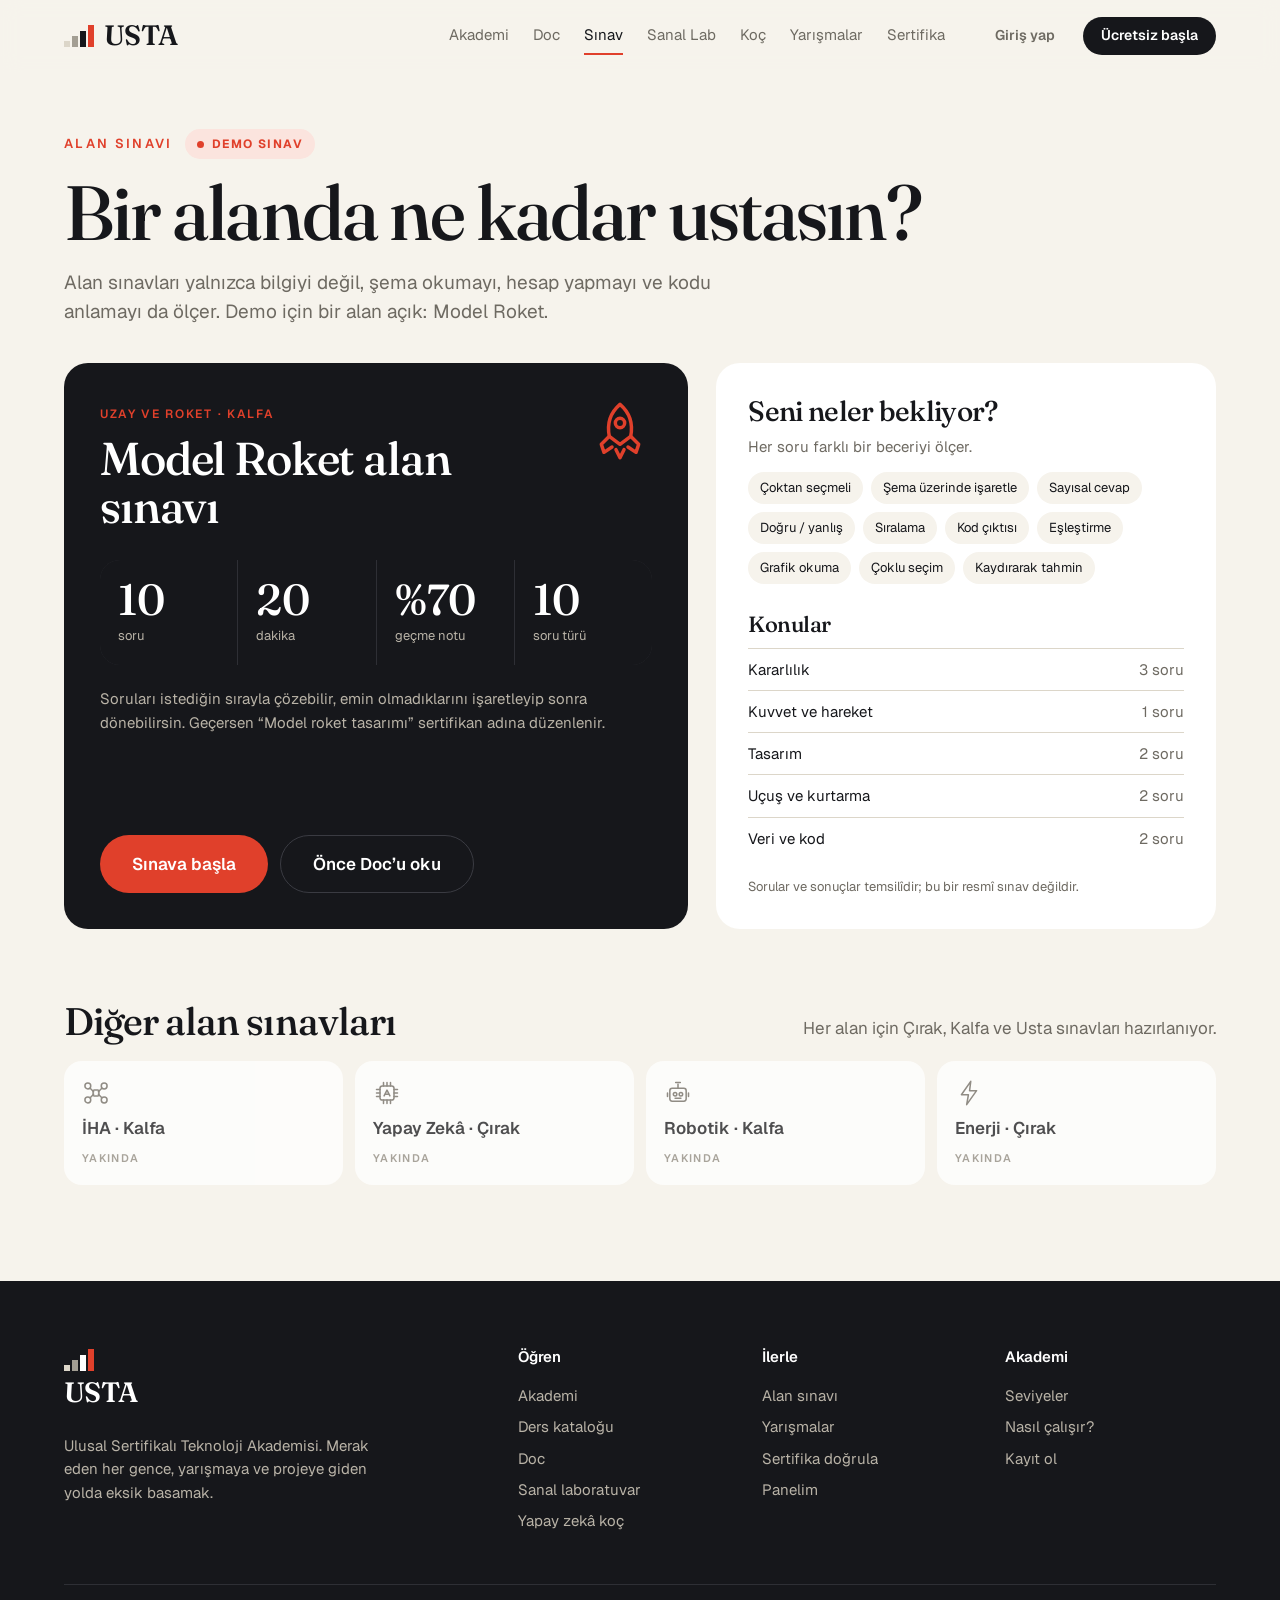
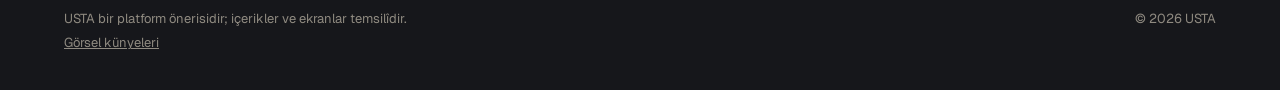
<file: sinav.html>
<!doctype html>
<html lang="tr">
<head>
<meta charset="utf-8">
<meta name="viewport" content="width=device-width, initial-scale=1">
<title>Alan Sınavı — USTA</title>
<link rel="preconnect" href="https://fonts.googleapis.com"><link rel="preconnect" href="https://fonts.gstatic.com" crossorigin>
<link href="https://fonts.googleapis.com/css2?family=Fraunces:opsz,wght@9..144,300..700&family=Geist:wght@400..700&family=Geist+Mono:wght@400..600&display=swap" rel="stylesheet">
<link rel="stylesheet" href="assets/css/style.css">
<style>
  /* giriş */
  .intro{display:grid;grid-template-columns:1.25fr 1fr;gap:28px;align-items:stretch;margin-top:36px}
  .facts4{display:grid;grid-template-columns:repeat(4,1fr);gap:1px;background:var(--dark-2);border-radius:20px;overflow:hidden;margin-top:28px}
  .facts4 div{background:var(--ink);padding:18px}
  .facts4 b{display:block;font-family:var(--serif);font-weight:500;font-size:clamp(30px,3.4vw,44px);line-height:1;color:#fff}
  .facts4 span{font-size:13px;color:#B9B3A7}
  .types{display:flex;flex-wrap:wrap;gap:8px;margin-top:14px}
  .types span{font-size:13px;padding:6px 12px;border-radius:999px;background:var(--paper)}
  .soon{display:grid;grid-template-columns:repeat(4,1fr);gap:12px}
  .soon div{background:var(--white);border-radius:18px;padding:18px;display:flex;flex-direction:column;gap:8px;opacity:.75}
  .soon svg{width:28px;height:28px;color:var(--muted)}
  .soon small{font-size:11px;letter-spacing:.12em;text-transform:uppercase;color:var(--muted-2);font-weight:600}
  /* sınav */
  .exam{display:grid;grid-template-columns:minmax(0,1fr) 300px;gap:28px;align-items:start;padding:32px 0 96px}
  .xbar{position:sticky;top:72px;z-index:20;background:rgba(246,243,236,.95);backdrop-filter:blur(8px);border-bottom:1px solid var(--line)}
  .xbar .wrap{display:flex;align-items:center;gap:20px;height:64px}
  .xbar .ttl{font-weight:600;font-size:15px;white-space:nowrap;overflow:hidden;text-overflow:ellipsis}
  .xbar .bar{flex:1;max-width:420px;margin-left:auto}
  .timer{font-family:'Geist Mono',monospace;font-weight:600;font-size:16px;background:var(--ink);color:#fff;padding:8px 14px;border-radius:999px;display:flex;align-items:center;gap:8px;white-space:nowrap}
  .timer.low{background:var(--red)}
  .qcard{background:var(--white);border-radius:28px;padding:40px;min-height:540px;display:flex;flex-direction:column}
  .qtop{display:flex;justify-content:space-between;align-items:center;gap:12px;flex-wrap:wrap}
  .qnum{font-family:var(--serif);font-size:20px;color:var(--muted)}
  .qnum b{color:var(--red);font-weight:500;font-size:44px;letter-spacing:-.03em;margin-right:4px}
  .qtype{display:inline-flex;align-items:center;gap:8px;font-size:13px;font-weight:600;background:var(--paper);padding:7px 14px;border-radius:999px}
  .qtype i{width:8px;height:8px;border-radius:50%;background:var(--red)}
  .qtext{font-family:var(--serif);font-weight:500;font-size:clamp(24px,2.6vw,34px);line-height:1.2;letter-spacing:-.02em;margin:22px 0 8px}
  .qhint{color:var(--muted);font-size:15px;margin-bottom:22px}
  .opts{display:flex;flex-direction:column;gap:10px}
  .opt{display:flex;align-items:center;gap:16px;padding:16px 18px;border-radius:18px;border:1.5px solid var(--line);text-align:left;font-size:17px;transition:border-color .15s, background .15s, transform .1s;background:var(--white);width:100%}
  .opt:hover{border-color:var(--ink)}
  .opt:active{transform:scale(.995)}
  .opt .L{width:36px;height:36px;border-radius:50%;background:var(--paper);display:flex;align-items:center;justify-content:center;font-weight:600;font-size:15px;flex-shrink:0}
  .opt.sq .L{border-radius:10px}
  .opt.on{background:var(--ink);color:#fff;border-color:var(--ink)}
  .opt.on .L{background:var(--red);color:#fff}
  .tf{display:grid;grid-template-columns:1fr auto;gap:14px;align-items:center;padding:14px 0;border-top:1px solid var(--line);font-size:17px}
  .tf .seg{display:flex;background:var(--paper);border-radius:999px;padding:4px}
  .tf .seg button{height:38px;padding:0 18px;border-radius:999px;font-weight:600;font-size:14px;color:var(--muted)}
  .tf .seg button.on{background:var(--ink);color:#fff}
  .numin{display:flex;align-items:center;gap:14px;flex-wrap:wrap}
  .numin input{height:76px;width:220px;font-family:var(--serif);font-size:44px;text-align:center;border:2px solid var(--line);border-radius:20px;outline:0;background:var(--paper)}
  .numin input:focus{border-color:var(--ink);background:var(--white)}
  .numin span{font-size:24px;font-family:var(--serif);color:var(--muted)}
  .given{display:flex;gap:10px;flex-wrap:wrap;margin-bottom:22px}
  .given span{font-family:'Geist Mono',monospace;font-size:15px;background:var(--ink);color:#fff;padding:8px 14px;border-radius:12px}
  .ord{display:flex;flex-direction:column;gap:8px;counter-reset:o}
  .ord li{list-style:none;display:flex;align-items:center;gap:14px;background:var(--paper);border-radius:16px;padding:12px 12px 12px 18px;font-size:17px;cursor:grab;border:1.5px solid transparent}
  .ord li.drag{opacity:.4}
  .ord li.over{border-color:var(--red)}
  .ord li::before{counter-increment:o;content:counter(o);font-family:var(--serif);font-size:22px;color:var(--red);width:22px}
  .ord li .g{margin-left:auto;display:flex;gap:6px}
  .ord li .g button{width:36px;height:36px;border-radius:10px;background:var(--white);font-size:16px}
  .ord li .g button:disabled{opacity:.3}
  .code{background:#1C1D22;color:#E8E4DA;border-radius:18px;padding:18px 0;font-family:'Geist Mono',monospace;font-size:15px;line-height:1.75;margin-bottom:22px;overflow-x:auto}
  .code span{display:block;white-space:pre;padding:0 20px}
  .code .n{color:#55565C;display:inline-block;width:26px;user-select:none}
  .k1{color:#FF7A66}.k2{color:#FFB199}.k3{color:#F2D48C}.k4{color:#9FD39A}
  .mrow{display:grid;grid-template-columns:200px 1fr;gap:14px;align-items:center;padding:12px 0;border-top:1px solid var(--line)}
  .mrow b{font-weight:600;font-size:17px;display:flex;align-items:center;gap:10px}
  .mrow b i{width:10px;height:10px;border-radius:3px;background:var(--red)}
  .mrow select{height:50px;border-radius:14px;border:1.5px solid var(--line);padding:0 14px;background:var(--paper);font-size:15px;width:100%}
  .mrow select.set{border-color:var(--ink);background:var(--white)}
  .fig{border-radius:20px;overflow:hidden;margin-bottom:18px;background:var(--ink)}
  .fig svg{width:100%;height:auto;display:block}
  .hs{cursor:pointer}
  .hs circle{transition:fill .15s}
  .hs:hover circle.o{fill:#3A3B42}
  .hs.on circle.o{fill:#E0402B;stroke:#E0402B}
  .slide{background:var(--paper);border-radius:20px;padding:28px}
  .slide output{display:block;font-family:var(--serif);font-size:72px;line-height:1;letter-spacing:-.03em;text-align:center}
  .slide output small{font-size:22px;color:var(--muted)}
  .slide input{width:100%;accent-color:var(--red);margin-top:18px}
  .slide .sc{display:flex;justify-content:space-between;font-size:13px;color:var(--muted-2)}
  .qnav{display:flex;gap:10px;align-items:center;margin-top:auto;padding-top:32px;flex-wrap:wrap}
  .flag{display:inline-flex;align-items:center;gap:8px}
  .flag.on{color:var(--red)}
  .side{position:sticky;top:156px;display:flex;flex-direction:column;gap:16px}
  .grid5{display:grid;grid-template-columns:repeat(5,1fr);gap:8px;margin-top:14px}
  .grid5 button{aspect-ratio:1;border-radius:14px;background:var(--paper);font-weight:600;position:relative;border:2px solid transparent}
  .grid5 button.a{background:var(--ink);color:#fff}
  .grid5 button.cur{border-color:var(--red)}
  .grid5 button.f::after{content:'';position:absolute;top:5px;right:5px;width:8px;height:8px;border-radius:50%;background:var(--red)}
  .legend{display:flex;gap:14px;flex-wrap:wrap;font-size:12px;color:var(--muted);margin-top:14px}
  .legend i{display:inline-block;width:10px;height:10px;border-radius:3px;margin-right:6px;vertical-align:-1px}
  /* sonuç */
  .score{font-family:var(--serif);font-weight:500;font-size:clamp(110px,16vw,200px);line-height:.85;letter-spacing:-.05em}
  .tbar{display:grid;grid-template-columns:150px 1fr 48px;gap:14px;align-items:center;font-size:15px;padding:8px 0}
  .tbar .bar{height:12px;border-radius:6px}
  .rev{border-top:1px solid var(--line);padding:22px 0;display:grid;grid-template-columns:44px 1fr;gap:16px}
  .rev .m{width:44px;height:44px;border-radius:50%;display:flex;align-items:center;justify-content:center;font-weight:700;color:#fff}
  .rev .ex{background:var(--paper);border-radius:14px;padding:12px 16px;margin-top:10px;font-size:15px;color:var(--muted)}
  .rev .ex b{color:var(--ink);font-weight:600}
  @media (max-width:1140px){.soon{grid-template-columns:repeat(2,1fr)}}
  @media (max-width:960px){.intro{grid-template-columns:1fr}.exam{grid-template-columns:1fr}.side{position:static;order:-1}.side .card:last-child{display:none}.grid5{grid-template-columns:repeat(10,1fr)}.grid5 button{border-radius:10px;font-size:13px}}
  @media (max-width:600px){.qcard{padding:22px 18px;border-radius:22px;min-height:0}.facts4{grid-template-columns:1fr 1fr}.mrow{grid-template-columns:1fr;gap:8px}.tf{grid-template-columns:1fr}.tf .seg{justify-self:start}.numin input{width:100%}.xbar .ttl{display:none}.tbar{grid-template-columns:100px 1fr 40px}.soon{grid-template-columns:1fr 1fr}.grid5{gap:4px}.opt{font-size:16px;padding:14px}.qtext{font-size:22px}}
</style>
</head>
<body>
<div id="site-header"></div>
<main id="app"></main>
<div id="site-footer"></div>
<script src="assets/js/data.js"></script>
<script src="assets/js/app.js"></script>
<script>
  var $ = function (id) { return document.getElementById(id); };
  var app = $('app');
  var EXAM = { id: 'model-roket-kalfa', course: 'model-roket-tasarimi', title: 'Model Roket · Kalfa Alan Sınavı', mins: 20, pass: 70 };
  var TOPICS = ['Kararlılık', 'Kuvvet ve hareket', 'Tasarım', 'Uçuş ve kurtarma', 'Veri ve kod'];
  var TYPE = { mc: 'Çoktan seçmeli', hot: 'Şema üzerinde işaretle', num: 'Sayısal cevap', tf: 'Doğru / yanlış', order: 'Sıralama', code: 'Kod çıktısı', match: 'Eşleştirme', graph: 'Grafik okuma', multi: 'Çoklu seçim', slider: 'Kaydırarak tahmin' };

  function rocketSvg() {
    var X = function (mm) { return 60 + mm * 0.8; }, pts = [['A', 460], ['B', 540], ['C', 640], ['D', 700]];
    var s = '<svg viewBox="0 0 800 260" font-family="Geist, Arial, sans-serif"><defs><pattern id="qg" width="20" height="20" patternUnits="userSpaceOnUse"><path d="M20 0H0V20" fill="none" stroke="rgba(246,243,236,.07)"/></pattern></defs><rect width="800" height="260" fill="#16171B"/><rect width="800" height="260" fill="url(#qg)"/>' +
      '<path d="M60 120Q110 98 172 102V138Q110 142 60 120Z" fill="none" stroke="#F6F3EC" stroke-width="1.6"/><rect x="172" y="102" width="528" height="36" fill="none" stroke="#F6F3EC" stroke-width="1.6"/>' +
      '<path d="M630 102L672 62H702L700 102M630 138L672 178H702L700 138" fill="none" stroke="#F6F3EC" stroke-width="1.6"/>' +
      '<g transform="translate(' + X(600) + ' 120)"><circle r="9" fill="#16171B" stroke="#E0402B" stroke-width="2"/><circle r="3.5" fill="#E0402B"/></g><text x="' + X(600) + '" y="86" text-anchor="middle" fill="#E0402B" font-size="13" font-weight="600">BM · 600 mm</text>' +
      pts.map(function (p) { return '<g class="hs" data-hs="' + p[0] + '" tabindex="0" role="button" aria-label="Nokta ' + p[0] + '"><circle class="o" cx="' + X(p[1]) + '" cy="168" r="16" fill="#16171B" stroke="#F6F3EC" stroke-width="1.6"/><text x="' + X(p[1]) + '" y="173" text-anchor="middle" fill="#F6F3EC" font-size="14" font-weight="600" pointer-events="none">' + p[0] + '</text><path d="M' + X(p[1]) + ' 152V140" stroke="#F6F3EC" stroke-dasharray="2 2"/></g>'; }).join('');
    for (var mm = 0; mm <= 800; mm += 100) s += '<path d="M' + X(mm) + ' 214V' + (mm % 200 ? 220 : 224) + '" stroke="rgba(246,243,236,.6)"/><text x="' + X(mm) + '" y="240" text-anchor="middle" fill="rgba(246,243,236,.6)" font-size="11">' + mm + '</text>';
    return s + '<path d="M60 214H700" stroke="rgba(246,243,236,.6)"/><text x="740" y="240" text-anchor="end" fill="rgba(246,243,236,.45)" font-size="11">mm</text></svg>';
  }
  function graphSvg() {
    var d = [0, 20, 65, 115, 160, 195, 210, 205, 185, 160, 130, 100, 70, 38, 5];
    var X = function (t) { return 70 + t * 48; }, Y = function (h) { return 230 - h * 0.8; };
    var s = '<svg viewBox="0 0 800 280" font-family="Geist, Arial, sans-serif" id="gsvg"><rect width="800" height="280" fill="#16171B"/>';
    for (var h = 0; h <= 250; h += 50) s += '<path d="M70 ' + Y(h) + 'H742" stroke="rgba(246,243,236,' + (h ? .1 : .5) + ')"/><text x="58" y="' + (Y(h) + 4) + '" text-anchor="end" fill="rgba(246,243,236,.6)" font-size="11">' + h + '</text>';
    for (var t = 0; t <= 14; t += 1) s += '<path d="M' + X(t) + ' 230V' + (t % 2 ? 234 : 238) + '" stroke="rgba(246,243,236,.5)"/>' + (t % 2 ? '' : '<text x="' + X(t) + '" y="254" text-anchor="middle" fill="rgba(246,243,236,.6)" font-size="11">' + t + '</text>');
    s += '<path d="M' + d.map(function (h, t) { return X(t) + ' ' + Y(h); }).join('L') + '" fill="none" stroke="#E0402B" stroke-width="3" stroke-linejoin="round"/>';
    s += '<text x="70" y="30" fill="#F6F3EC" font-size="13" font-weight="600">İRTİFA (m)</text><text x="742" y="272" text-anchor="end" fill="rgba(246,243,236,.6)" font-size="11">zaman (s)</text>';
    s += '<g id="gx" style="display:none"><path id="gxl" d="" stroke="#F6F3EC" stroke-dasharray="3 3"/><circle id="gxc" r="5" fill="#F6F3EC"/><rect id="gxr" width="104" height="26" rx="6" fill="#F6F3EC"/><text id="gxt" fill="#16171B" font-size="12" font-weight="600"></text></g>';
    return s + '<rect id="ghit" x="70" y="30" width="672" height="200" fill="transparent"/></svg>';
  }

  var Qs = [
    { type: 'mc', topic: 0, q: 'Kararlı bir model rokette ağırlık merkezi (AM) ile basınç merkezi (BM) nasıl konumlanmalı?', opts: ['AM, BM’nin önünde (buruna daha yakın)', 'BM, AM’nin önünde', 'İkisi aynı noktada', 'Konumları kararlılığı etkilemez'], a: 0, ex: 'AM önde olursa roket sapınca hava kuvveti onu geri çevirir. Tersi olursa takla atar.' },
    { type: 'hot', topic: 0, q: 'Gövde çapı 40 mm. Kararlılık payının 1,5 kalibre olması için ağırlık merkezi hangi noktada olmalı?', hint: 'Şemada bir noktaya dokun. Ölçüler burun ucundan.', a: 'B', ex: 'Pay × çap = 1,5 × 40 = 60 mm. AM, BM’nin 60 mm önünde olmalı: 600 − 60 = 540 mm, yani B.' },
    { type: 'num', topic: 1, q: 'Roket rampadan ayrılırken net ivmesi kaç m/s² olur?', given: ['itki = 12 N', 'kütle = 0,4 kg', 'g = 9,8 m/s²'], unit: 'm/s²', a: 20.2, tol: 0.15, ex: 'Ağırlık = 0,4 × 9,8 = 3,92 N. Net kuvvet = 12 − 3,92 = 8,08 N. İvme = 8,08 ⁄ 0,4 = 20,2 m/s².' },
    { type: 'tf', topic: 2, q: 'Aşağıdaki ifadeler doğru mu, yanlış mı?', items: [['Kanatçıkları büyütmek basınç merkezini arkaya kaydırır.', true], ['Buruna ağırlık eklemek ağırlık merkezini arkaya kaydırır.', false], ['Motor yandıkça roket hafifler ve ağırlık merkezi yer değiştirir.', true], ['Kararlılık payı 4 kalibre olan roket rüzgâra daha az döner.', false]], ex: 'Burun ağırlığı AM’yi öne alır. Pay çok büyükse roket rüzgâra doğru fazla döner (rüzgâr gülü etkisi).' },
    { type: 'order', topic: 3, q: 'Bir uçuşun olaylarını doğru sıraya koy.', hint: 'Sürükle ya da oklarla taşı.', items: ['Ateşleme', 'Yanma sonu', 'Tepe noktası', 'Paraşüt açılması', 'Yere iniş'], start: [2, 0, 4, 1, 3], ex: 'Motor ateşlenir, yakıt biter (yanma sonu), roket yükselmeye devam edip tepe noktasına ulaşır, paraşüt açılır ve iner.' },
    { type: 'code', topic: 4, q: 'Bu Python kodu ne yazdırır?', code: ['irtifa = [0, 45, 120, 180, 205, 190, 150]', 'tepe = max(irtifa)', 'print(irtifa.index(tepe), tepe)'], opts: ['4 205', '5 205', '205 4', '3 180'], a: 0, ex: 'En büyük değer 205. Listede 0’dan saymaya başlanır, 205 dördüncü sırada: çıktı “4 205”.' },
    { type: 'match', topic: 2, q: 'Her parçayı görevine eşleştir.', left: ['Burun konisi', 'Kanatçık', 'Motor', 'Paraşüt'], right: ['Havayı yarar, sürüklenmeyi azaltır', 'Yönü korur, BM’yi arkaya alır', 'İtki üretir', 'İnişi yavaşlatır'], ex: 'Burun havayı yarar, kanatçık yönü korur, motor iter, paraşüt yavaşlatır.' },
    { type: 'graph', topic: 4, q: 'Grafiğe göre roket tepe noktasına ne zaman ulaştı ve kaç metreye çıktı?', hint: 'Grafiğin üzerinde gezinerek değerleri okuyabilirsin.', opts: ['3. saniye · yaklaşık 115 m', '6. saniye · yaklaşık 210 m', '7. saniye · yaklaşık 250 m', '14. saniye · yaklaşık 5 m'], a: 1, ex: 'Eğrinin en yüksek noktası 6. saniyede, yaklaşık 210 metrede.' },
    { type: 'multi', topic: 3, q: 'Fırlatma öncesi güvenlik kontrolünde hangileri yapılmalı?', hint: 'Birden fazla doğru cevap var.', opts: ['Rüzgâr hızını kontrol etmek', 'Fırlatma alanında kimse olmadığından emin olmak', 'Paraşütün düzgün katlanıp yerleştirildiğini kontrol etmek', 'Motoru elle ısıtarak hazırlamak', 'Daha iyi görmek için rampaya yaklaşmak'], a: [0, 1, 2], ex: 'Rüzgâr, boş alan ve paraşüt kontrol edilir. Motora müdahale edilmez, rampaya güvenli mesafede durulur.' },
    { type: 'slider', topic: 0, q: 'Bu roketin kararlılık payı kaç kalibre?', given: ['AM = 500 mm', 'BM = 580 mm', 'çap = 40 mm'], min: 0, max: 4, step: 0.1, a: 2, tol: 0.05, ex: '(580 − 500) ⁄ 40 = 2,0 kalibre: uygun aralıkta.' }
  ];

  var ans, flags, cur, endAt, tick, state = 'intro';
  function reset() {
    ans = Qs.map(function (q) {
      if (q.type === 'tf') return q.items.map(function () { return null; });
      if (q.type === 'order') return { o: q.start.slice(), t: false };
      if (q.type === 'match') return q.left.map(function () { return -1; });
      if (q.type === 'multi') return q.opts.map(function () { return false; });
      if (q.type === 'slider') return { v: 1, t: false };
      return null;
    });
    flags = Qs.map(function () { return false; }); cur = 0;
  }
  function answered(i) {
    var q = Qs[i], a = ans[i];
    if (q.type === 'tf') return a.every(function (x) { return x !== null; });
    if (q.type === 'order' || q.type === 'slider') return a.t;
    if (q.type === 'match') return a.every(function (x) { return x >= 0; });
    if (q.type === 'multi') return a.some(Boolean);
    if (q.type === 'num') return a !== null && String(a).trim() !== '';
    return a !== null;
  }
  function score(i) {
    var q = Qs[i], a = ans[i];
    switch (q.type) {
      case 'mc': case 'code': case 'graph': return a === q.a ? 1 : 0;
      case 'hot': return a === q.a ? 1 : 0;
      case 'num': var v = parseFloat(String(a || '').replace(',', '.')); return Math.abs(v - q.a) <= q.tol ? 1 : 0;
      case 'tf': return a.filter(function (x, k) { return x === q.items[k][1]; }).length / q.items.length;
      case 'order': return a.o.filter(function (x, k) { return x === k; }).length / q.items.length;
      case 'match': return a.filter(function (x, k) { return x === k; }).length / q.left.length;
      case 'multi': var good = 0, bad = 0; a.forEach(function (x, k) { if (x) { q.a.indexOf(k) >= 0 ? good++ : bad++; } }); return Math.max(0, (good - bad) / q.a.length);
      case 'slider': return a.t && Math.abs(a.v - q.a) <= q.tol ? 1 : 0;
    }
    return 0;
  }
  function fmtN(n) { return String(n).replace('.', ','); }

  /* ---------- giriş ekranı ---------- */
  function intro() {
    state = 'intro'; clearInterval(tick);
    var best = (USTA.state.exams || {})[EXAM.id];
    var soon = [['havacilik', 'İHA · Kalfa'], ['yapayzeka', 'Yapay Zekâ · Çırak'], ['robotik', 'Robotik · Kalfa'], ['enerji', 'Enerji · Çırak']];
    app.innerHTML = '<section style="padding-top:56px"><div class="wrap">' +
      '<div style="display:flex;gap:12px;align-items:center;flex-wrap:wrap"><span class="eyebrow">Alan sınavı</span><span class="demo-pill">Demo sınav</span></div>' +
      '<h1 style="margin-top:14px;font-size:clamp(44px,6vw,84px);max-width:960px">Bir alanda ne kadar ustasın?</h1>' +
      '<p class="muted" style="font-size:19px;max-width:660px;margin-top:14px">Alan sınavları yalnızca bilgiyi değil, şema okumayı, hesap yapmayı ve kodu anlamayı da ölçer. Demo için bir alan açık: Model Roket.</p>' +
      '<div class="intro">' +
        '<div class="card card-dark" style="padding:36px;display:flex;flex-direction:column">' +
          '<div style="display:flex;justify-content:space-between;gap:12px;align-items:flex-start"><div><span class="tag">Uzay ve Roket · Kalfa</span><h2 style="color:#fff;margin-top:10px;font-size:clamp(32px,3.6vw,48px)">Model Roket alan sınavı</h2></div>' + USTA.icon('roket', '') .replace('<svg ', '<svg style="width:64px;height:64px;color:var(--red);flex-shrink:0" ') + '</div>' +
          '<div class="facts4"><div><b>10</b><span>soru</span></div><div><b>20</b><span>dakika</span></div><div><b>%70</b><span>geçme notu</span></div><div><b>10</b><span>soru türü</span></div></div>' +
          '<p style="color:#B9B3A7;margin-top:22px;font-size:15px">Soruları istediğin sırayla çözebilir, emin olmadıklarını işaretleyip sonra dönebilirsin. Geçersen “Model roket tasarımı” sertifikan adına düzenlenir.</p>' +
          (best ? '<p style="margin-top:12px;font-size:15px;color:#fff">En iyi sonucun: <b>%' + best.score + '</b> · ' + best.date + '</p>' : '') +
          '<div style="display:flex;gap:12px;flex-wrap:wrap;margin-top:auto;padding-top:28px"><button class="btn btn-red btn-lg" id="go">Sınava başla</button><a class="btn btn-lg" style="color:#fff;border:1.5px solid var(--dark-3)" href="doc.html?d=roket-anatomisi">Önce Doc’u oku</a></div>' +
        '</div>' +
        '<div class="card" style="padding:32px"><h3>Seni neler bekliyor?</h3><p class="muted" style="margin-top:8px;font-size:15px">Her soru farklı bir beceriyi ölçer.</p><div class="types">' +
          Object.keys(TYPE).map(function (k) { return '<span>' + TYPE[k] + '</span>'; }).join('') + '</div>' +
          '<h3 style="margin-top:28px;font-size:22px">Konular</h3><div style="margin-top:10px">' + TOPICS.map(function (t) { var n = Qs.filter(function (q) { return TOPICS[q.topic] === t; }).length; return '<div style="display:flex;justify-content:space-between;padding:9px 0;border-top:1px solid var(--line);font-size:15px"><span>' + t + '</span><span class="muted">' + n + ' soru</span></div>'; }).join('') + '</div>' +
          '<p class="muted" style="font-size:13px;margin-top:18px">Sorular ve sonuçlar temsilîdir; bu bir resmî sınav değildir.</p></div>' +
      '</div>' +
      '<div class="head" style="margin:72px 0 20px"><h2 style="font-size:clamp(28px,3vw,40px)">Diğer alan sınavları</h2><p>Her alan için Çırak, Kalfa ve Usta sınavları hazırlanıyor.</p></div>' +
      '<div class="soon">' + soon.map(function (s) { return '<div>' + USTA.icon(USTA.areaById(s[0]).icon) + '<b style="font-weight:600">' + s[1] + '</b><small>Yakında</small></div>'; }).join('') + '</div>' +
      '</div></section>';
    $('go').onclick = start;
  }

  /* ---------- sınav ---------- */
  function start() {
    reset(); state = 'exam'; endAt = Date.now() + EXAM.mins * 60000;
    app.innerHTML = '<div class="xbar"><div class="wrap"><span class="ttl">' + EXAM.title + ' <span class="demo-pill" style="margin-left:8px">Demo</span></span><div class="bar"><i id="pbar" style="width:0"></i></div><span class="muted" id="pcount" style="font-size:14px;white-space:nowrap"></span><span class="timer" id="timer"></span></div></div>' +
      '<div class="wrap exam"><div class="qcard" id="qcard"></div>' +
      '<aside class="side"><div class="card"><div style="display:flex;justify-content:space-between;align-items:center"><b style="font-weight:600">Sorular</b><span class="muted" style="font-size:13px" id="acount"></span></div><div class="grid5" id="grid5"></div>' +
        '<div class="legend"><span><i style="background:var(--ink)"></i>Cevaplandı</span><span><i style="background:var(--paper);border:1px solid var(--line)"></i>Boş</span><span><i style="background:var(--red);border-radius:50%"></i>İşaretli</span></div>' +
        '<button class="btn btn-ink" style="width:100%;margin-top:18px" id="finish">Sınavı bitir</button></div>' +
        '<div class="card" style="background:var(--white)"><b style="font-weight:600;font-size:15px">Kısayollar</b><p class="muted" style="font-size:13px;margin-top:6px">← → soru değiştir · 1–5 seçenek seç · F işaretle</p></div></aside></div>';
    $('finish').onclick = function () { var left = Qs.filter(function (q, i) { return !answered(i); }).length; if (left && !confirm(left + ' soru boş. Yine de bitirilsin mi?')) return; finish(); };
    $('grid5').onclick = function (e) { var b = e.target.closest('button'); if (b) go(+b.dataset.i); };
    clearInterval(tick); tick = setInterval(timer, 500); timer();
    render(); window.scrollTo(0, 0);
  }
  function timer() {
    var s = Math.max(0, Math.round((endAt - Date.now()) / 1000)), el = $('timer'); if (!el) return;
    el.innerHTML = '<svg width="14" height="14" viewBox="0 0 14 14" fill="none" stroke="currentColor" stroke-width="1.8"><circle cx="7" cy="8" r="5"/><path d="M7 5.5V8l1.6 1M5.5 1.5h3"/></svg>' + Math.floor(s / 60) + ':' + ('0' + s % 60).slice(-2);
    el.classList.toggle('low', s < 120);
    if (s <= 0) { USTA.toast('Süre doldu.'); finish(); }
  }
  function go(i) { if (i < 0 || i >= Qs.length) return; cur = i; render(); var c = $('qcard'); if (c.getBoundingClientRect().top < 120) window.scrollTo({ top: c.getBoundingClientRect().top + scrollY - 150, behavior: 'smooth' }); }
  function side() {
    var n = Qs.filter(function (q, i) { return answered(i); }).length;
    $('grid5').innerHTML = Qs.map(function (q, i) { return '<button data-i="' + i + '" class="' + (answered(i) ? 'a ' : '') + (i === cur ? 'cur ' : '') + (flags[i] ? 'f' : '') + '" aria-label="Soru ' + (i + 1) + '">' + (i + 1) + '</button>'; }).join('');
    $('acount').textContent = n + ' / ' + Qs.length + ' cevaplandı';
    $('pbar').style.width = (100 * n / Qs.length) + '%';
    $('pcount').textContent = n + '/' + Qs.length;
  }
  var L = 'ABCDE';
  function body(q, i) {
    var a = ans[i];
    switch (q.type) {
      case 'mc': case 'graph': case 'code':
        return (q.type === 'code' ? '<div class="code">' + q.code.map(function (l, k) { return '<span><i class="n">' + (k + 1) + '</i>' + hlpy(l) + '</span>'; }).join('') + '</div>' : '') +
          (q.type === 'graph' ? '<div class="fig">' + graphSvg() + '</div>' : '') +
          '<div class="opts">' + q.opts.map(function (o, k) { return '<button class="opt' + (a === k ? ' on' : '') + '" data-k="' + k + '"><span class="L">' + L[k] + '</span><span' + (q.type === 'code' ? ' style="font-family:\'Geist Mono\',monospace"' : '') + '>' + o + '</span></button>'; }).join('') + '</div>';
      case 'multi':
        return '<div class="opts">' + q.opts.map(function (o, k) { return '<button class="opt sq' + (a[k] ? ' on' : '') + '" data-m="' + k + '" aria-pressed="' + a[k] + '"><span class="L">' + (a[k] ? '✓' : L[k]) + '</span><span>' + o + '</span></button>'; }).join('') + '</div>';
      case 'hot':
        return '<div class="fig">' + rocketSvg() + '</div><p class="muted" style="font-size:15px">Seçimin: <b style="color:var(--ink)" id="hsv">' + (a ? 'Nokta ' + a : '—') + '</b></p>';
      case 'num':
        return '<div class="given">' + q.given.map(function (g) { return '<span>' + g + '</span>'; }).join('') + '</div><div class="numin"><input id="num" inputmode="decimal" autocomplete="off" placeholder="?" value="' + (a === null ? '' : USTA.esc(a)) + '" aria-label="Cevap"><span>' + q.unit + '</span></div><p class="muted" style="font-size:14px;margin-top:12px">Ondalık için virgül ya da nokta kullanabilirsin.</p>';
      case 'tf':
        return q.items.map(function (it, k) { return '<div class="tf"><span>' + it[0] + '</span><div class="seg" role="group"><button data-tf="' + k + '" data-v="1" class="' + (a[k] === true ? 'on' : '') + '">Doğru</button><button data-tf="' + k + '" data-v="0" class="' + (a[k] === false ? 'on' : '') + '">Yanlış</button></div></div>'; }).join('');
      case 'order':
        return '<ol class="ord" id="ord">' + a.o.map(function (x, k) { return '<li draggable="true" data-k="' + k + '"><span>' + q.items[x] + '</span><span class="g"><button data-up="' + k + '" aria-label="Yukarı"' + (k ? '' : ' disabled') + '>↑</button><button data-dn="' + k + '" aria-label="Aşağı"' + (k < a.o.length - 1 ? '' : ' disabled') + '>↓</button></span></li>'; }).join('') + '</ol>';
      case 'match':
        return q.left.map(function (l, k) { return '<div class="mrow"><b><i></i>' + l + '</b><select data-mt="' + k + '" class="' + (a[k] >= 0 ? 'set' : '') + '" aria-label="' + l + '"><option value="-1">Görev seç…</option>' + MORDER.map(function (r) { return '<option value="' + r + '"' + (a[k] === r ? ' selected' : '') + '>' + q.right[r] + '</option>'; }).join('') + '</select></div>'; }).join('');
      case 'slider':
        return '<div class="given">' + q.given.map(function (g) { return '<span>' + g + '</span>'; }).join('') + '</div><div class="slide"><output id="sv">' + (a.t ? fmtN(a.v.toFixed(1)) : '?') + ' <small>kalibre</small></output><input type="range" id="sl" min="' + q.min + '" max="' + q.max + '" step="' + q.step + '" value="' + a.v + '" aria-label="Kalibre"><div class="sc"><span>0 · kararsız</span><span>1</span><span>2</span><span>3</span><span>4 · aşırı kararlı</span></div></div>';
    }
  }
  var MORDER = [2, 0, 3, 1];
  function hlpy(l) {
    return USTA.esc(l).replace(/\b(print|max)\b(?=\()/g, '<b class="k3" style="font-weight:400">$1</b>').replace(/\.(index)\(/g, '.<b class="k3" style="font-weight:400">$1</b>(').replace(/\b(\d+)\b/g, '<b class="k2" style="font-weight:400">$1</b>');
  }
  function render() {
    var q = Qs[cur];
    $('qcard').innerHTML = '<div class="qtop"><span class="qnum"><b>' + (cur + 1) + '</b>/ ' + Qs.length + '</span><div style="display:flex;gap:8px;flex-wrap:wrap"><span class="badge">' + TOPICS[q.topic] + '</span><span class="qtype"><i></i>' + TYPE[q.type] + '</span></div></div>' +
      '<h2 class="qtext">' + q.q + '</h2>' + (q.hint ? '<p class="qhint">' + q.hint + '</p>' : '<div style="height:14px"></div>') +
      '<div id="qbody">' + body(q, cur) + '</div>' +
      '<div class="qnav"><button class="btn btn-line" id="prev"' + (cur ? '' : ' disabled') + '>← Önceki</button><button class="btn btn-ghost flag' + (flags[cur] ? ' on' : '') + '" id="flag"><svg width="16" height="16" viewBox="0 0 16 16" fill="' + (flags[cur] ? 'currentColor' : 'none') + '" stroke="currentColor" stroke-width="1.6"><path d="M3 14V2h9l-2 3 2 3H3"/></svg>' + (flags[cur] ? 'İşaretlendi' : 'Sonra dön') + '</button>' +
      '<span style="margin-left:auto"></span>' + (cur < Qs.length - 1 ? '<button class="btn btn-red" id="next">Sonraki →</button>' : '<button class="btn btn-red" id="next">Bitir</button>') + '</div>';
    bind(q); side();
  }
  function changed() { side(); }
  function bind(q) {
    var qb = $('qbody'), i = cur;
    $('prev').onclick = function () { go(cur - 1); };
    $('next').onclick = function () { if (cur < Qs.length - 1) go(cur + 1); else $('finish').click(); };
    $('flag').onclick = function () { flags[cur] = !flags[cur]; render(); };
    qb.onclick = function (e) {
      var b;
      if ((b = e.target.closest('[data-k].opt'))) { ans[i] = +b.dataset.k; [].forEach.call(qb.querySelectorAll('.opt'), function (o) { o.classList.toggle('on', o === b); }); changed(); }
      else if ((b = e.target.closest('[data-m]'))) { var k = +b.dataset.m; ans[i][k] = !ans[i][k]; b.classList.toggle('on', ans[i][k]); b.setAttribute('aria-pressed', ans[i][k]); b.querySelector('.L').textContent = ans[i][k] ? '✓' : L[k]; changed(); }
      else if ((b = e.target.closest('[data-tf]'))) { ans[i][+b.dataset.tf] = b.dataset.v === '1'; [].forEach.call(b.parentNode.children, function (x) { x.classList.toggle('on', x === b); }); changed(); }
      else if ((b = e.target.closest('[data-hs]'))) { pickHs(b.dataset.hs); }
      else if ((b = e.target.closest('[data-up],[data-dn]'))) { var o = ans[i].o, k2 = +(b.dataset.up || b.dataset.dn), j = b.dataset.up ? k2 - 1 : k2 + 1; var t = o[k2]; o[k2] = o[j]; o[j] = t; ans[i].t = true; qb.innerHTML = body(q, i); bind(q); changed(); }
    };
    function pickHs(v) { ans[i] = v; [].forEach.call(qb.querySelectorAll('.hs'), function (g) { g.classList.toggle('on', g.dataset.hs === v); }); $('hsv').textContent = 'Nokta ' + v; changed(); }
    if (q.type === 'hot') {
      if (ans[i]) pickHs(ans[i]);
      [].forEach.call(qb.querySelectorAll('.hs'), function (g) { g.onkeydown = function (e) { if (e.key === 'Enter' || e.key === ' ') { e.preventDefault(); pickHs(g.dataset.hs); } }; });
    }
    if (q.type === 'num') { var inp = $('num'); inp.oninput = function () { ans[i] = inp.value; changed(); }; }
    if (q.type === 'slider') { var sl = $('sl'); sl.oninput = function () { ans[i] = { v: +sl.value, t: true }; $('sv').innerHTML = fmtN((+sl.value).toFixed(1)) + ' <small>kalibre</small>'; changed(); }; }
    if (q.type === 'match') [].forEach.call(qb.querySelectorAll('select'), function (s) { s.onchange = function () { ans[i][+s.dataset.mt] = +s.value; s.classList.toggle('set', +s.value >= 0); changed(); }; });
    if (q.type === 'order') {
      var dragK = null;
      [].forEach.call(qb.querySelectorAll('.ord li'), function (li) {
        li.ondragstart = function (e) { dragK = +li.dataset.k; li.classList.add('drag'); e.dataTransfer.effectAllowed = 'move'; try { e.dataTransfer.setData('text/plain', dragK); } catch (er) {} };
        li.ondragend = function () { li.classList.remove('drag'); };
        li.ondragover = function (e) { e.preventDefault(); li.classList.add('over'); };
        li.ondragleave = function () { li.classList.remove('over'); };
        li.ondrop = function (e) { e.preventDefault(); var to = +li.dataset.k; if (dragK === null || dragK === to) return; var o = ans[i].o, x = o.splice(dragK, 1)[0]; o.splice(to, 0, x); ans[i].t = true; qb.innerHTML = body(q, i); bind(q); changed(); };
      });
    }
    if (q.type === 'graph') {
      var svg = $('gsvg'), hit = $('ghit'), d = [0, 20, 65, 115, 160, 195, 210, 205, 185, 160, 130, 100, 70, 38, 5];
      hit.onmousemove = function (e) {
        var r = svg.getBoundingClientRect(), x = (e.clientX - r.left) * 800 / r.width, t = Math.max(0, Math.min(14, Math.round((x - 70) / 48))), h = d[t], px = 70 + t * 48, py = 230 - h * 0.8;
        $('gx').style.display = ''; $('gxl').setAttribute('d', 'M' + px + ' 230V' + py); $('gxc').setAttribute('cx', px); $('gxc').setAttribute('cy', py);
        var bx = Math.min(px + 10, 636); $('gxr').setAttribute('x', bx); $('gxr').setAttribute('y', py - 34); $('gxt').setAttribute('x', bx + 10); $('gxt').setAttribute('y', py - 17); $('gxt').textContent = t + ' s · ' + h + ' m';
      };
      hit.onmouseleave = function () { $('gx').style.display = 'none'; };
    }
  }
  document.addEventListener('keydown', function (e) {
    if (state !== 'exam' || /INPUT|SELECT|TEXTAREA/.test(e.target.tagName)) return;
    if (e.key === 'ArrowRight') go(cur + 1);
    else if (e.key === 'ArrowLeft') go(cur - 1);
    else if (e.key === 'f' || e.key === 'F') $('flag').click();
    else if (/^[1-5]$/.test(e.key)) { var b = $('qbody').querySelectorAll('.opt')[+e.key - 1]; if (b) b.click(); }
  });

  /* ---------- sonuç ---------- */
  function finish() {
    if (state !== 'exam') return; state = 'result'; clearInterval(tick);
    var sc = Qs.map(function (q, i) { return score(i); }), total = Math.round(100 * sc.reduce(function (a, b) { return a + b; }, 0) / Qs.length), pass = total >= EXAM.pass;
    var used = EXAM.mins * 60 - Math.max(0, Math.round((endAt - Date.now()) / 1000));
    USTA.state.exams = USTA.state.exams || {};
    var prev = USTA.state.exams[EXAM.id];
    if (!prev || total > prev.score) USTA.state.exams[EXAM.id] = { score: total, date: new Date().toISOString().slice(0, 10) };
    USTA.save();
    var cert = pass ? USTA.issueCert(EXAM.course, total) : null;
    var byT = TOPICS.map(function (t, k) { var ix = Qs.map(function (q, i) { return q.topic === k ? i : -1; }).filter(function (x) { return x >= 0; }); return { t: t, p: Math.round(100 * ix.reduce(function (a, i) { return a + sc[i]; }, 0) / ix.length) }; });
    app.innerHTML = '<section style="padding-top:56px"><div class="wrap">' +
      '<div style="display:flex;gap:12px;align-items:center;flex-wrap:wrap"><span class="eyebrow">Sonuç</span><span class="demo-pill">Demo</span></div>' +
      '<div class="grid g2" style="gap:48px;align-items:end;margin-top:24px">' +
        '<div><div class="score" style="color:' + (pass ? 'var(--ink)' : 'var(--red)') + '">%' + total + '</div><h2 style="margin-top:18px;font-size:clamp(32px,4vw,52px)">' + (pass ? 'Geçtin. Kalfa basamağı senin.' : 'Bu sefer olmadı. Basamak yerinde duruyor.') + '</h2>' +
          '<p class="muted" style="font-size:18px;margin-top:12px">' + sc.filter(function (x) { return x === 1; }).length + ' tam doğru · ' + sc.filter(function (x) { return x > 0 && x < 1; }).length + ' kısmi · geçme notu %' + EXAM.pass + ' · süre ' + Math.floor(used / 60) + ' dk ' + (used % 60) + ' sn</p>' +
          '<div style="display:flex;gap:12px;flex-wrap:wrap;margin-top:28px">' + (pass ? '<a class="btn btn-red btn-lg" href="sertifika.html?kod=' + cert.code + '">Sertifikanı gör</a>' : '<a class="btn btn-red btn-lg" href="doc.html?d=roket-anatomisi">Konuyu tekrar et</a>') + '<button class="btn btn-line btn-lg" id="again">Yeniden çöz</button></div></div>' +
        '<div class="card"><h3 style="font-size:22px">Konulara göre</h3><div style="margin-top:14px">' + byT.map(function (b) { return '<div class="tbar"><span>' + b.t + '</span><div class="bar"><i style="width:' + b.p + '%;background:' + (b.p >= 70 ? 'var(--ink)' : 'var(--red)') + '"></i></div><b style="text-align:right;font-weight:600">%' + b.p + '</b></div>'; }).join('') + '</div>' +
          '<p class="muted" style="font-size:14px;margin-top:14px">' + (function () { var w = byT.slice().sort(function (a, b) { return a.p - b.p; })[0]; return w.p < 100 ? 'En çok çalışman gereken konu: <b style="color:var(--ink)">' + w.t + '</b>.' : 'Tüm konularda tam puan.'; })() + '</p></div>' +
      '</div>' +
      '<div class="head" style="margin:72px 0 8px"><h2 style="font-size:clamp(28px,3vw,40px)">Cevap anahtarı</h2><p>Her sorunun açıklaması burada. Yanlışların, bir sonraki denemenin yol haritası.</p></div>' +
      Qs.map(function (q, i) { var s = sc[i], col = s === 1 ? 'var(--ok)' : s > 0 ? 'var(--muted)' : 'var(--red)'; return '<div class="rev"><span class="m" style="background:' + col + '">' + (s === 1 ? '✓' : s > 0 ? '½' : '×') + '</span><div><div style="display:flex;gap:8px;flex-wrap:wrap;align-items:center"><b style="font-weight:600">Soru ' + (i + 1) + '</b><span class="badge" style="height:24px;font-size:12px">' + TYPE[q.type] + '</span><span class="muted" style="font-size:13px">' + Math.round(s * 10) + ' / 10 puan</span></div><p style="margin-top:6px;font-size:17px">' + q.q + '</p><div class="ex"><b>Doğrusu:</b> ' + key(q) + '<br>' + q.ex + '</div></div></div>'; }).join('') +
      '</div></section>';
    $('again').onclick = intro; window.scrollTo(0, 0);
  }
  function key(q) {
    switch (q.type) {
      case 'mc': case 'code': case 'graph': return L[q.a] + ') ' + q.opts[q.a];
      case 'hot': return 'Nokta ' + q.a + ' (540 mm)';
      case 'num': return fmtN(q.a) + ' ' + q.unit;
      case 'tf': return q.items.map(function (it) { return it[1] ? 'D' : 'Y'; }).join(' · ');
      case 'order': return q.items.join(' → ');
      case 'match': return q.left.map(function (l, k) { return l + ': ' + q.right[k].toLocaleLowerCase('tr'); }).join(' · ');
      case 'multi': return q.a.map(function (k) { return q.opts[k]; }).join(', ');
      case 'slider': return fmtN(q.a.toFixed(1)) + ' kalibre';
    }
  }
  intro();
</script>
</body>
</html>
</file>
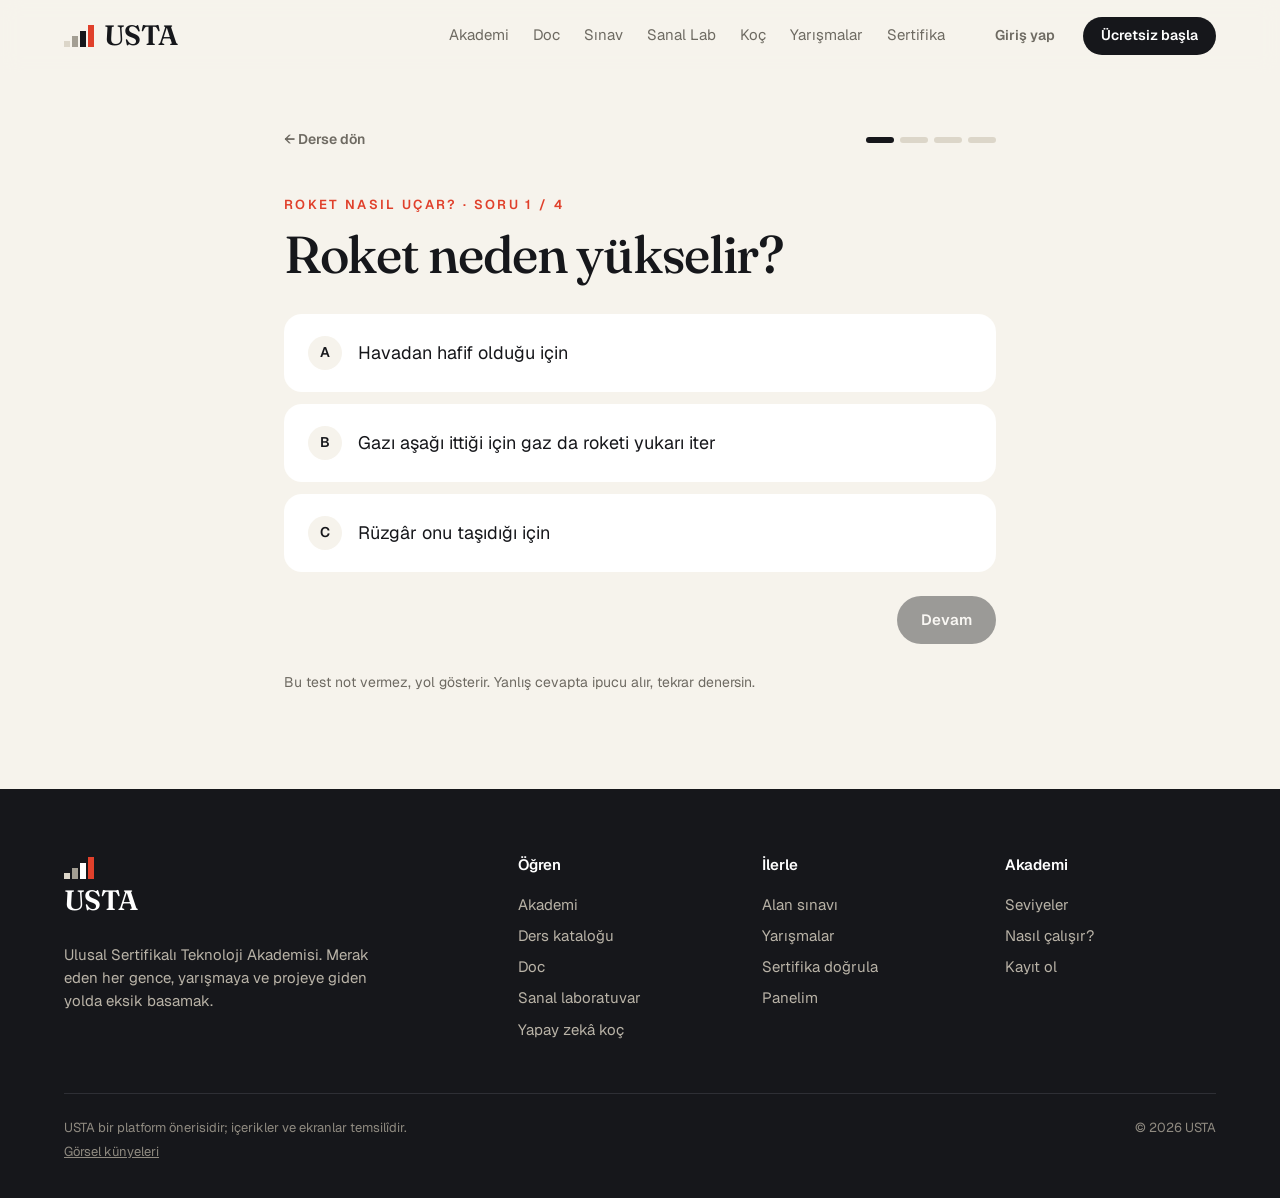
<file: test.html>
<!doctype html>
<html lang="tr">
<head>
<meta charset="utf-8">
<meta name="viewport" content="width=device-width, initial-scale=1">
<title>Seviye testi — USTA</title>
<link rel="preconnect" href="https://fonts.googleapis.com"><link rel="preconnect" href="https://fonts.gstatic.com" crossorigin>
<link href="https://fonts.googleapis.com/css2?family=Fraunces:opsz,wght@9..144,300..700&family=Geist:wght@400..700&display=swap" rel="stylesheet">
<link rel="stylesheet" href="assets/css/style.css">
<style>
  .quiz{max-width:760px;margin:0 auto}
  .opt{display:flex;align-items:center;gap:16px;width:100%;text-align:left;background:var(--white);border:2px solid transparent;border-radius:18px;padding:20px 22px;font-size:18px;transition:border-color .15s, transform .15s}
  .opt:hover{border-color:var(--line)}
  .opt .k{width:34px;height:34px;border-radius:50%;background:var(--paper);display:flex;align-items:center;justify-content:center;font-weight:600;font-size:14px;flex-shrink:0}
  .opt.right{border-color:var(--ok);background:#EAF4EE}
  .opt.right .k{background:var(--ok);color:#fff}
  .opt.wrong{border-color:var(--red);background:var(--red-2)}
  .opt.wrong .k{background:var(--red);color:#fff}
  .opt[disabled]{cursor:default}
  .hint{border-radius:18px;padding:20px 22px;margin-top:16px;font-size:16px;display:none}
  .hint.show{display:block}
  .dots{display:flex;gap:6px}
  .dots i{width:28px;height:6px;border-radius:3px;background:var(--line)}
  .dots i.on{background:var(--ink)}.dots i.ok{background:var(--ok)}.dots i.no{background:var(--red)}
  .result{display:none;text-align:center}
</style>
</head>
<body>
<div id="site-header"></div>
<main>
<section style="padding-top:48px">
  <div class="wrap quiz" id="quiz">
    <div style="display:flex;justify-content:space-between;align-items:center;gap:16px;flex-wrap:wrap">
      <a class="btn btn-ghost btn-sm" id="back" style="padding:0">← Derse dön</a>
      <div class="dots" id="dots"></div>
    </div>
    <span class="eyebrow" id="qTag" style="display:block;margin-top:36px"></span>
    <h1 id="qText" style="font-size:clamp(32px,4.6vw,52px);margin-top:12px"></h1>
    <div id="opts" style="display:flex;flex-direction:column;gap:12px;margin-top:32px"></div>
    <div class="hint" id="hint"></div>
    <div style="display:flex;justify-content:flex-end;margin-top:24px"><button class="btn btn-ink" id="next" disabled>Devam</button></div>
    <p class="muted" style="font-size:14px;margin-top:28px">Bu test not vermez, yol gösterir. Yanlış cevapta ipucu alır, tekrar denersin.</p>
  </div>

  <div class="wrap result" id="result">
    <span class="eyebrow">Test tamamlandı</span>
    <h1 id="rTitle" style="margin-top:14px;font-size:clamp(44px,7vw,84px)"></h1>
    <p class="muted" id="rText" style="font-size:19px;max-width:560px;margin:18px auto 0"></p>
    <div id="rCert" style="margin-top:40px"></div>
    <div style="display:flex;gap:12px;justify-content:center;flex-wrap:wrap;margin-top:32px" id="rActions"></div>
  </div>
</section>
</main>
<div id="site-footer"></div>
<script src="assets/js/data.js"></script>
<script src="assets/js/app.js"></script>
<script>
  var c = USTA.courseById(USTA.param('id')) || USTA.courses[0];
  var lv = USTA.levelById(c.level), a = USTA.areaById(c.area);
  document.title = c.title + ' testi — USTA';
  document.getElementById('back').href = 'ders.html?id=' + c.id;
  var i = 0, firstTry = [], tried = false;

  function dots() {
    document.getElementById('dots').innerHTML = c.quiz.map(function (_, k) {
      var cls = k < i ? (firstTry[k] ? 'ok' : 'no') : k === i ? 'on' : '';
      return '<i class="' + cls + '"></i>';
    }).join('');
  }
  function show() {
    var Q = c.quiz[i]; tried = false;
    dots();
    document.getElementById('qTag').textContent = c.title + ' · Soru ' + (i + 1) + ' / ' + c.quiz.length;
    document.getElementById('qText').textContent = Q.q;
    document.getElementById('opts').innerHTML = Q.a.map(function (o, k) {
      return '<button class="opt" data-k="' + k + '"><span class="k">' + 'ABCD'[k] + '</span><span>' + USTA.esc(o) + '</span></button>';
    }).join('');
    var h = document.getElementById('hint'); h.className = 'hint'; h.innerHTML = '';
    document.getElementById('next').disabled = true;
    document.getElementById('next').textContent = i === c.quiz.length - 1 ? 'Sonucu gör' : 'Devam';
  }
  document.getElementById('opts').onclick = function (e) {
    var b = e.target.closest('.opt'); if (!b || b.disabled) return;
    var Q = c.quiz[i], k = +b.dataset.k, h = document.getElementById('hint');
    if (k === Q.c) {
      if (!tried) firstTry[i] = true;
      b.classList.add('right');
      document.querySelectorAll('.opt').forEach(function (o) { o.disabled = true; });
      h.className = 'hint show'; h.style.background = '#EAF4EE';
      h.innerHTML = '<b style="color:var(--ok)">Doğru.</b> ' + (tried ? 'İpucu işe yaradı; bu konuyu bir kez daha gözden geçirmek iyi olur.' : 'Bir sonraki basamağa hazırsın.');
      document.getElementById('next').disabled = false;
    } else {
      tried = true; firstTry[i] = false;
      b.classList.add('wrong'); b.disabled = true;
      h.className = 'hint show'; h.style.background = 'var(--white)';
      h.innerHTML = '<span class="tag">İpucu</span><p style="margin-top:6px">' + USTA.esc(Q.hint) + '</p><a href="koc.html?id=' + c.id + '" style="color:var(--red);font-size:14px;display:inline-block;margin-top:8px">Koçla konuş →</a>';
    }
  };
  document.getElementById('next').onclick = function () {
    i++;
    if (i < c.quiz.length) { show(); window.scrollTo({ top: 0, behavior: 'smooth' }); return; }
    finish();
  };
  function finish() {
    var right = firstTry.filter(Boolean).length, score = Math.round(100 * right / c.quiz.length);
    USTA.state.quiz[c.id] = Math.max(USTA.state.quiz[c.id] || 0, score); USTA.save();
    document.getElementById('quiz').style.display = 'none';
    document.getElementById('result').style.display = 'block';
    var pass = score >= 60;
    document.getElementById('rTitle').innerHTML = pass ? 'Bir basamak<br>yukarı.' : 'Neredeyse<br>oldu.';
    document.getElementById('rText').textContent = c.quiz.length + ' sorunun ' + right + ' tanesini ilk denemede bildin (%' + score + '). ' +
      (pass ? lv.name + ' sertifikan hazır.' : 'Sertifika için %60 gerekiyor. İpuçlarına bir kez daha bak, sonra yeniden dene.');
    var acts = document.getElementById('rActions');
    if (pass) {
      var cert = USTA.issueCert(c.id, score);
      document.getElementById('rCert').innerHTML =
        '<div class="card" style="display:inline-flex;gap:28px;align-items:center;text-align:left;padding:28px 32px;flex-wrap:wrap;justify-content:center">' +
        '<div style="color:var(--ink)">' + USTA.qr(cert.code, 110) + '</div><div><span class="tag">' + lv.name + ' · ' + a.name + '</span>' +
        '<p class="serif" style="font-size:28px;margin-top:6px">' + USTA.esc(c.title) + '</p><p class="muted" style="font-size:14px;margin-top:6px">' + USTA.esc(cert.name) + ' · ' + cert.code + '</p></div></div>';
      acts.innerHTML = '<a class="btn btn-red btn-lg" href="sertifika.html?kod=' + cert.code + '">Sertifikamı gör</a><a class="btn btn-line btn-lg" href="dersler.html">Sonraki ders</a>';
      if (!USTA.user()) acts.innerHTML += '<p class="muted" style="width:100%;font-size:14px;margin-top:8px">Sertifikanda adının yazması için <a href="giris.html?k=1" style="color:var(--red)">ücretsiz hesap aç</a>.</p>';
    } else {
      acts.innerHTML = '<a class="btn btn-ink btn-lg" href="test.html?id=' + c.id + '">Tekrar dene</a><a class="btn btn-line btn-lg" href="ders.html?id=' + c.id + '">Derse dön</a><a class="btn btn-ghost btn-lg" href="koc.html?id=' + c.id + '">Koça sor</a>';
    }
  }
  show();
</script>
</body>
</html>
</file>
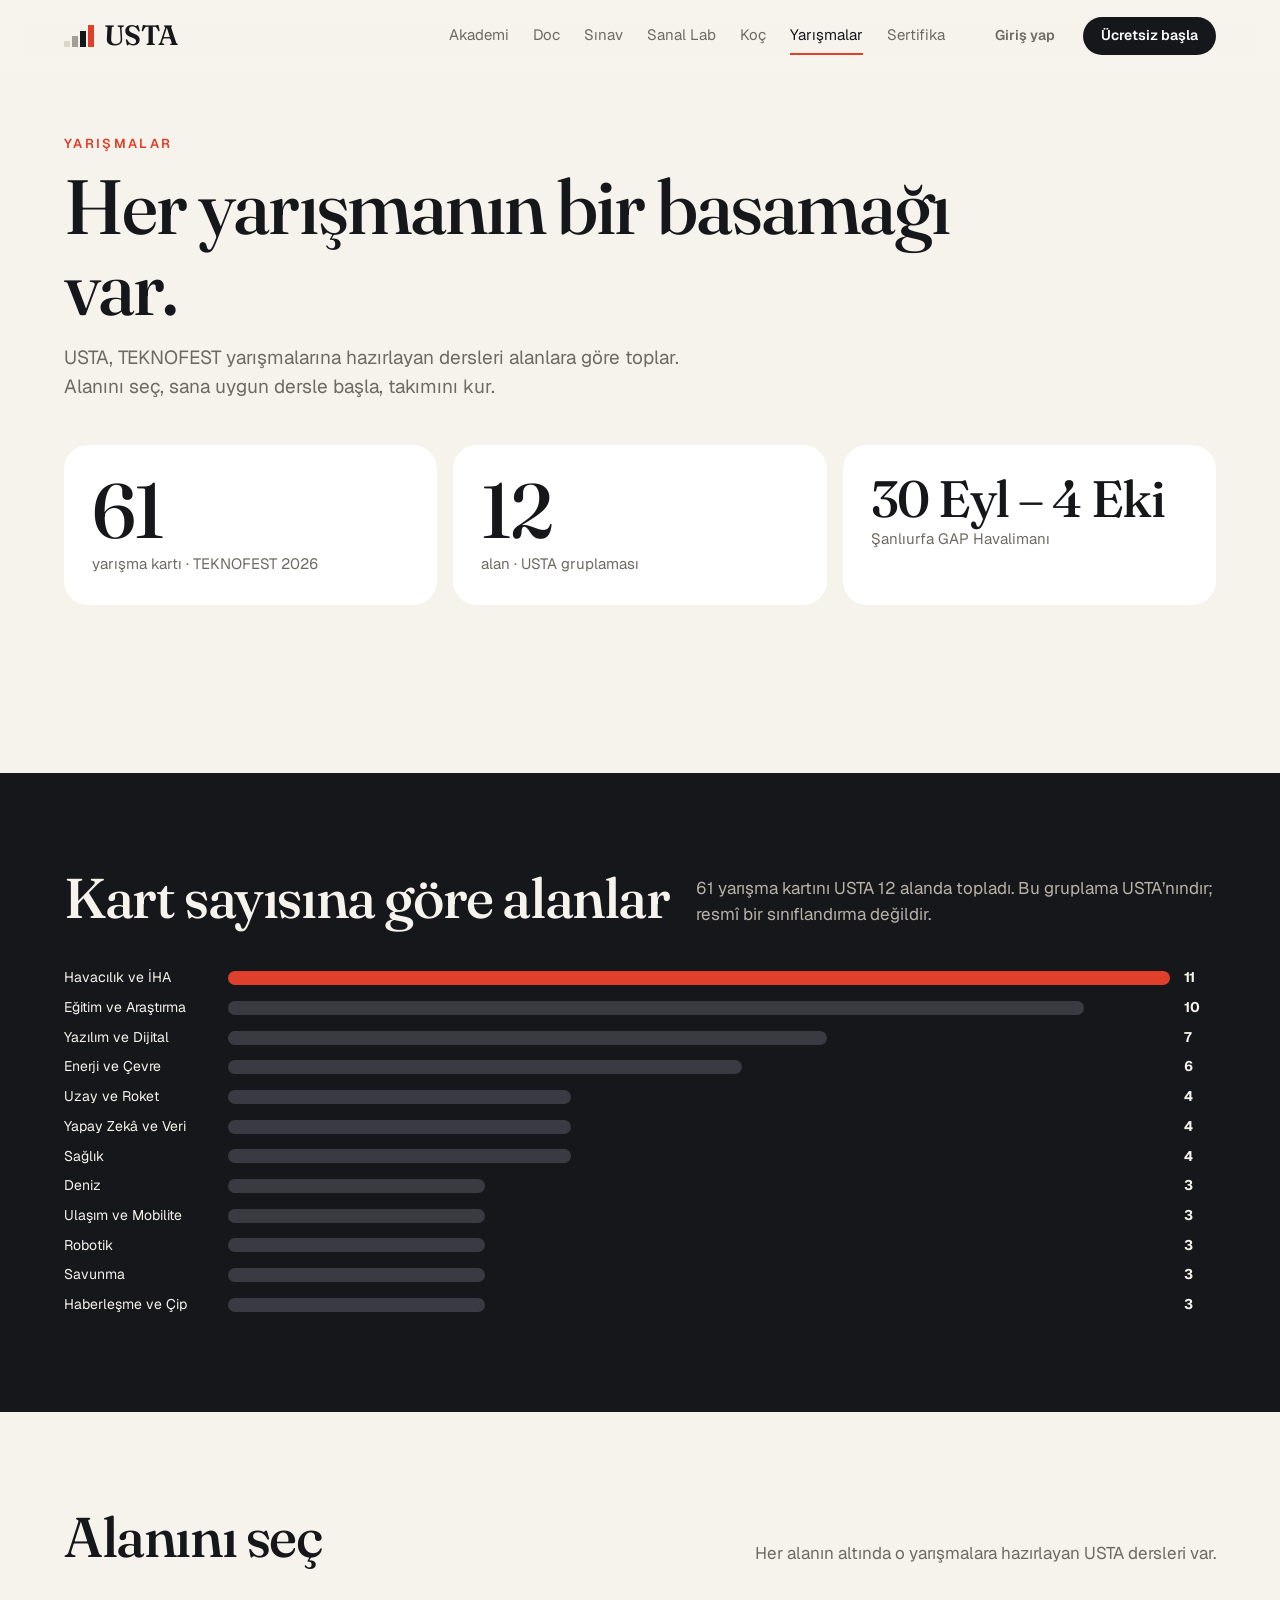
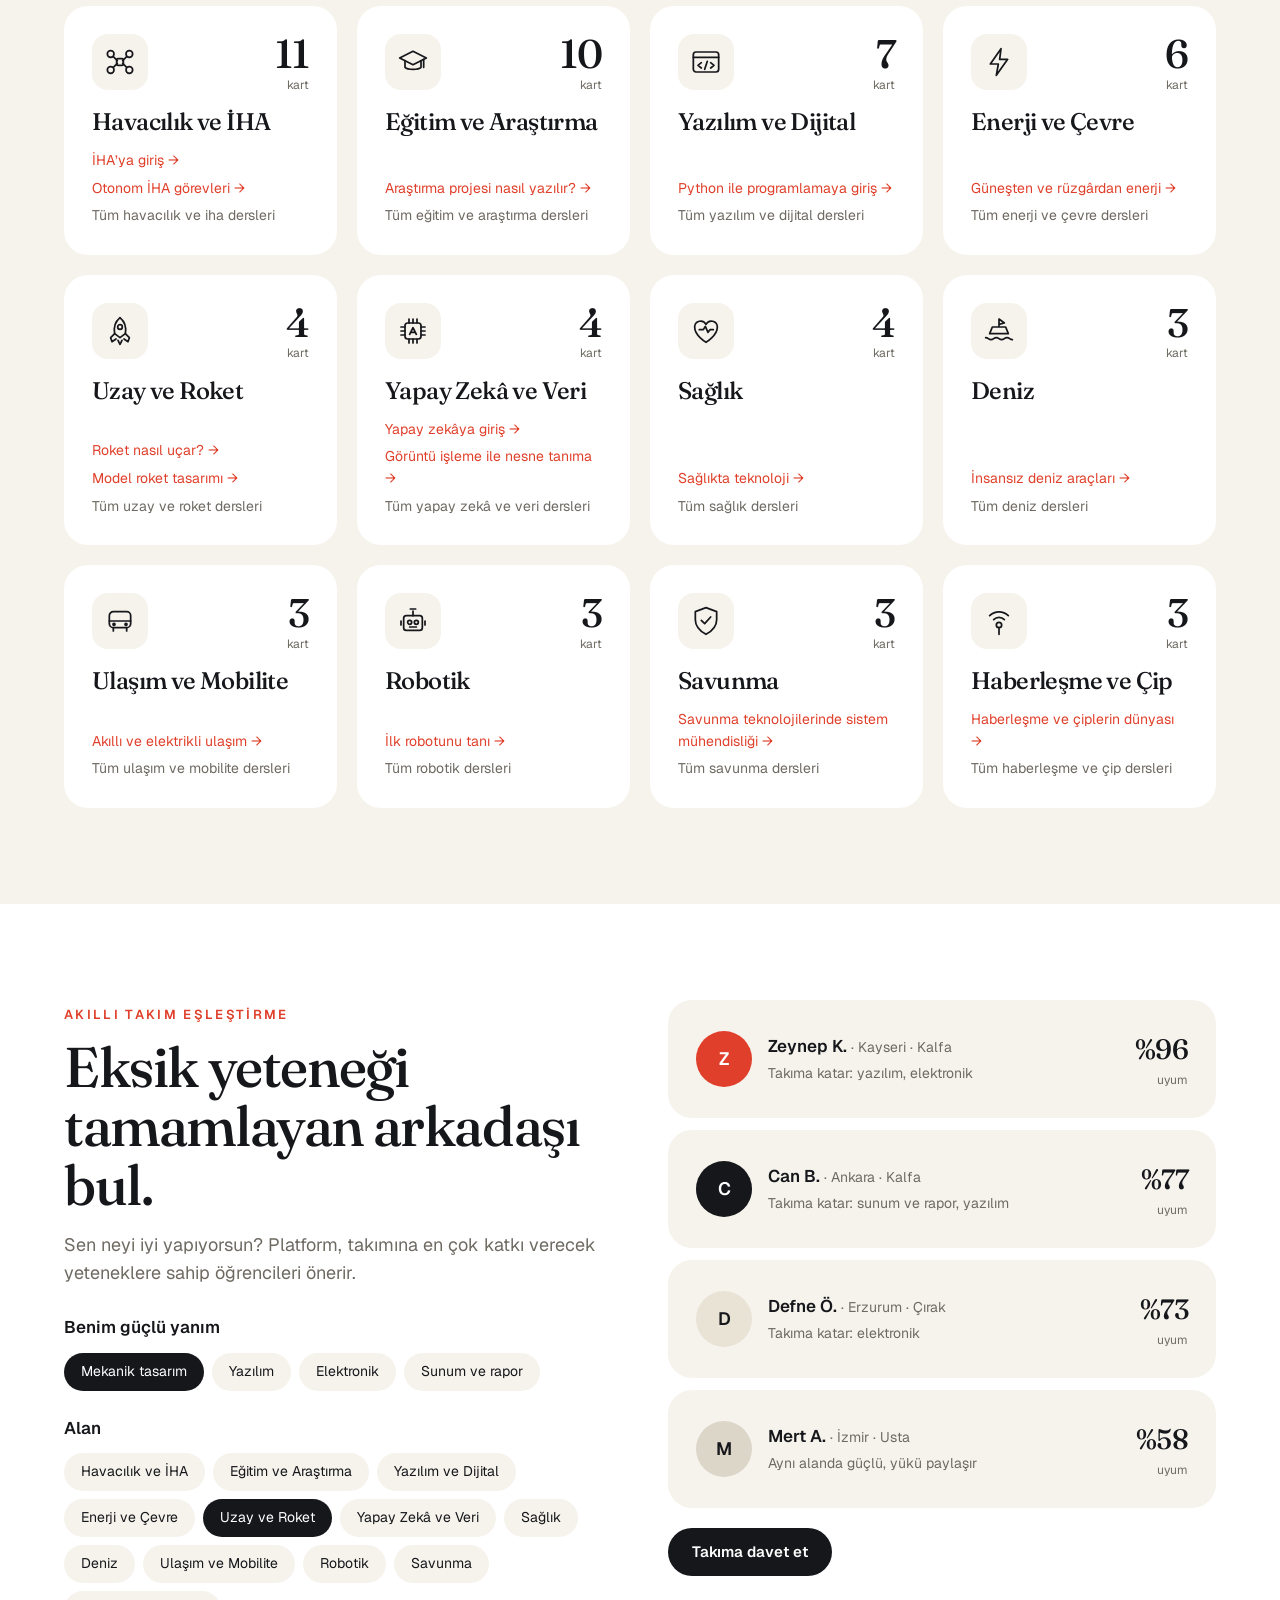
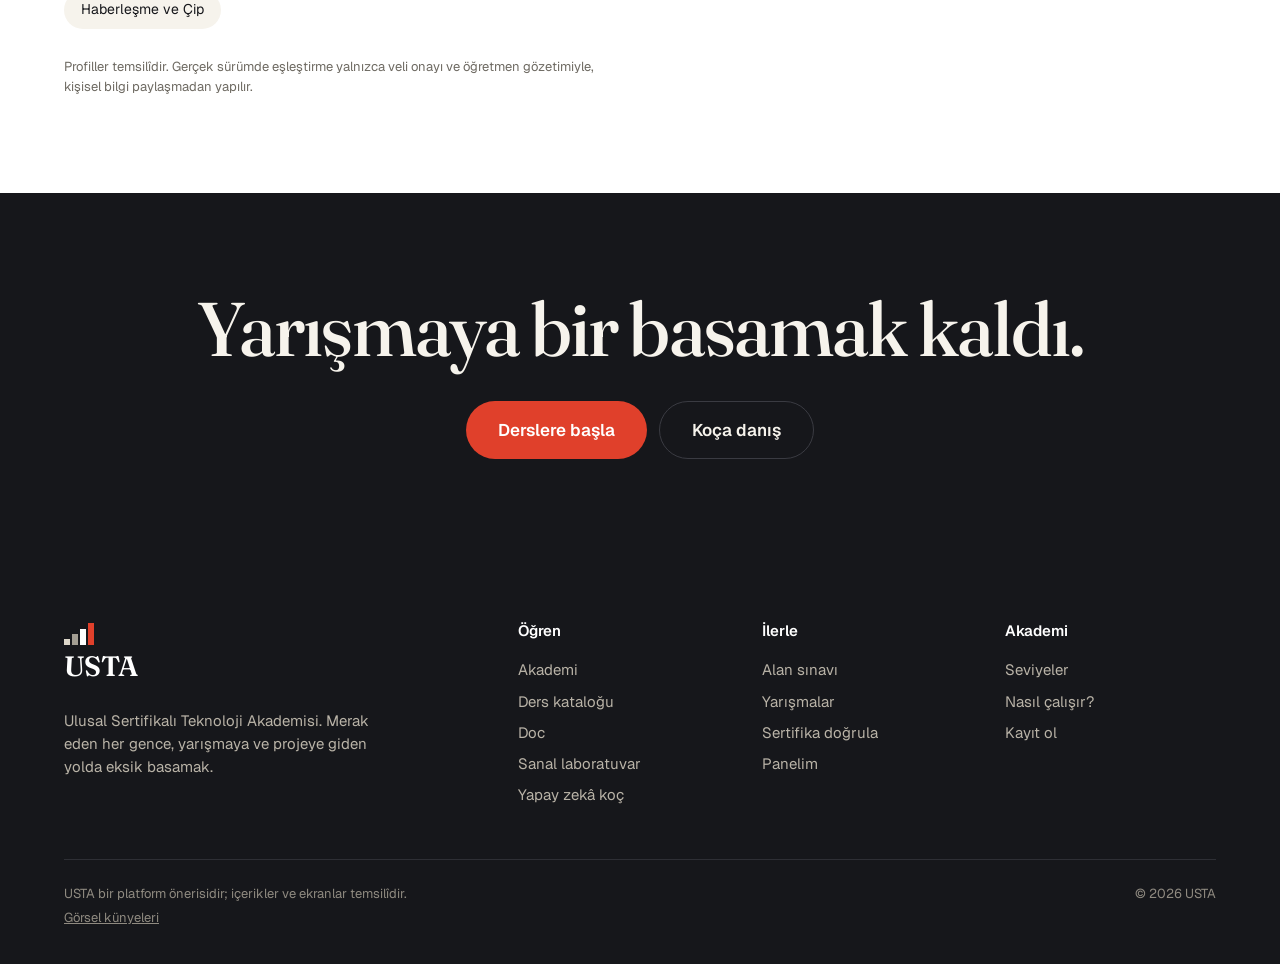
<file: yarismalar.html>
<!doctype html>
<html lang="tr">
<head>
<meta charset="utf-8">
<meta name="viewport" content="width=device-width, initial-scale=1">
<title>Yarışmalar — USTA</title>
<link rel="preconnect" href="https://fonts.googleapis.com"><link rel="preconnect" href="https://fonts.gstatic.com" crossorigin>
<link href="https://fonts.googleapis.com/css2?family=Fraunces:opsz,wght@9..144,300..700&family=Geist:wght@400..700&display=swap" rel="stylesheet">
<link rel="stylesheet" href="assets/css/style.css">
<style>
  .facts{display:grid;grid-template-columns:repeat(3,1fr);gap:16px;margin-top:44px}
  .facts .card b{display:block;font-family:var(--serif);font-weight:500;font-size:clamp(44px,6vw,80px);letter-spacing:-.03em;line-height:1}
  .facts .card span{color:var(--muted);font-size:15px}
  .area{display:flex;flex-direction:column;gap:14px;min-height:220px}
  .area .ic{width:56px;height:56px;border-radius:16px;background:var(--paper);display:flex;align-items:center;justify-content:center}
  .area .ic svg{width:32px;height:32px}
  .area .n{font-family:var(--serif);font-size:40px;font-weight:500;letter-spacing:-.02em;line-height:1}
  .area .links{margin-top:auto;display:flex;flex-direction:column;gap:6px;font-size:14px}
  .area .links a{color:var(--red)}
  .area .links a:hover{text-decoration:underline}
  .bars{display:flex;flex-direction:column;gap:8px;margin-top:40px}
  .bars div{display:grid;grid-template-columns:150px 1fr 32px;gap:14px;align-items:center;font-size:14px}
  .bars i{display:block;height:14px;border-radius:7px;background:var(--dark-3)}
  .bars div:first-child i{background:var(--red)}
  .mate{display:flex;gap:16px;align-items:center}
  .mate .av{width:56px;height:56px;border-radius:50%;display:flex;align-items:center;justify-content:center;font-weight:600;font-size:18px;flex-shrink:0}
  @media (max-width:960px){.facts{grid-template-columns:1fr}.bars div{grid-template-columns:110px 1fr 28px}}
</style>
</head>
<body>
<div id="site-header"></div>
<main>
<section style="padding-top:56px">
  <div class="wrap">
    <span class="eyebrow">Yarışmalar</span>
    <h1 style="margin-top:12px;font-size:clamp(44px,6vw,84px);max-width:900px">Her yarışmanın bir basamağı var.</h1>
    <p class="muted" style="font-size:19px;max-width:640px;margin-top:14px">USTA, TEKNOFEST yarışmalarına hazırlayan dersleri alanlara göre toplar. Alanını seç, sana uygun dersle başla, takımını kur.</p>
    <div class="facts">
      <div class="card"><b>61</b><span>yarışma kartı · TEKNOFEST 2026</span></div>
      <div class="card"><b>12</b><span>alan · USTA gruplaması</span></div>
      <div class="card"><b style="font-size:clamp(34px,4vw,52px)">30 Eyl – 4 Eki</b><span>Şanlıurfa GAP Havalimanı</span></div>
    </div>
  </div>
</section>

<section class="dark" style="margin-top:72px">
  <div class="wrap">
    <div class="head"><h2>Kart sayısına göre alanlar</h2><p>61 yarışma kartını USTA 12 alanda topladı. Bu gruplama USTA’nındır; resmî bir sınıflandırma değildir.</p></div>
    <div class="bars" id="bars"></div>
  </div>
</section>

<section>
  <div class="wrap">
    <div class="head"><h2>Alanını seç</h2><p>Her alanın altında o yarışmalara hazırlayan USTA dersleri var.</p></div>
    <div class="grid g4" id="areas"></div>
  </div>
</section>

<section style="background:var(--white)">
  <div class="wrap">
    <div class="grid g2" style="gap:56px;align-items:start">
      <div>
        <span class="eyebrow">Akıllı takım eşleştirme</span>
        <h2 style="margin-top:12px">Eksik yeteneği tamamlayan arkadaşı bul.</h2>
        <p class="muted" style="font-size:18px;margin-top:16px">Sen neyi iyi yapıyorsun? Platform, takımına en çok katkı verecek yeteneklere sahip öğrencileri önerir.</p>
        <p style="font-weight:600;margin-top:28px">Benim güçlü yanım</p>
        <div style="display:flex;gap:8px;flex-wrap:wrap;margin-top:12px" id="skills"></div>
        <p style="font-weight:600;margin-top:24px">Alan</p>
        <div style="display:flex;gap:8px;flex-wrap:wrap;margin-top:12px" id="mArea"></div>
        <p class="muted" style="font-size:13px;margin-top:28px">Profiller temsilîdir. Gerçek sürümde eşleştirme yalnızca veli onayı ve öğretmen gözetimiyle, kişisel bilgi paylaşmadan yapılır.</p>
      </div>
      <div id="mates" style="display:flex;flex-direction:column;gap:12px"></div>
    </div>
  </div>
</section>

<section class="dark">
  <div class="wrap" style="text-align:center">
    <h2 style="font-size:clamp(40px,6vw,76px)">Yarışmaya bir basamak kaldı.</h2>
    <div style="display:flex;gap:12px;justify-content:center;flex-wrap:wrap;margin-top:32px"><a class="btn btn-red btn-lg" href="dersler.html">Derslere başla</a><a class="btn btn-lg" style="color:var(--paper);border:1.5px solid var(--dark-3)" href="koc.html">Koça danış</a></div>
  </div>
</section>
</main>
<div id="site-footer"></div>
<script src="assets/js/data.js"></script>
<script src="assets/js/app.js"></script>
<script>
  var areas = USTA.areas.slice().sort(function (a, b) { return b.cards - a.cards; }), max = areas[0].cards;
  document.getElementById('bars').innerHTML = areas.map(function (a) {
    return '<div><span>' + a.name + '</span><i style="width:' + (100 * a.cards / max) + '%"></i><b>' + a.cards + '</b></div>';
  }).join('');
  document.getElementById('areas').innerHTML = areas.map(function (a) {
    var cs = USTA.courses.filter(function (c) { return c.area === a.id; });
    return '<div class="card area"><div style="display:flex;justify-content:space-between;align-items:flex-start"><span class="ic">' + USTA.icon(a.icon) + '</span><span style="text-align:right"><span class="n">' + a.cards + '</span><span class="muted" style="display:block;font-size:12px">kart</span></span></div>' +
      '<h3 style="font-size:24px">' + a.name + '</h3><div class="links">' +
      (cs.length ? cs.map(function (c) { return '<a href="ders.html?id=' + c.id + '">' + USTA.esc(c.title) + ' →</a>'; }).join('') : '<span class="muted">Dersler hazırlanıyor</span>') +
      '<a href="dersler.html?a=' + a.id + '" class="muted" style="color:var(--muted)">Tüm ' + a.name.toLocaleLowerCase('tr') + ' dersleri</a></div></div>';
  }).join('');

  /* Takım eşleştirme (temsilî) */
  var skills = [{ id: 'tasarim', n: 'Mekanik tasarım' }, { id: 'yazilim', n: 'Yazılım' }, { id: 'elektronik', n: 'Elektronik' }, { id: 'sunum', n: 'Sunum ve rapor' }];
  var people = [
    { n: 'Zeynep K.', city: 'Kayseri', lv: 'kalfa', s: ['yazilim', 'elektronik'], a: ['havacilik', 'robotik', 'uzay'] },
    { n: 'Mert A.', city: 'İzmir', lv: 'usta', s: ['tasarim'], a: ['uzay', 'havacilik', 'deniz'] },
    { n: 'Ayşe D.', city: 'Van', lv: 'cirak', s: ['sunum', 'tasarim'], a: ['egitim', 'saglik', 'enerji'] },
    { n: 'Yusuf T.', city: 'Şanlıurfa', lv: 'kalfa', s: ['elektronik'], a: ['enerji', 'ulasim', 'robotik'] },
    { n: 'Elif S.', city: 'Trabzon', lv: 'usta', s: ['yazilim'], a: ['yapayzeka', 'haberlesme', 'savunma'] },
    { n: 'Can B.', city: 'Ankara', lv: 'kalfa', s: ['sunum', 'yazilim'], a: ['yazilim', 'yapayzeka', 'egitim'] },
    { n: 'Defne Ö.', city: 'Erzurum', lv: 'cirak', s: ['tasarim', 'elektronik'], a: ['deniz', 'uzay', 'savunma'] },
    { n: 'Emir Y.', city: 'Diyarbakır', lv: 'kalfa', s: ['elektronik', 'tasarim'], a: ['havacilik', 'savunma', 'ulasim'] }
  ];
  var sel = { s: 'tasarim', a: 'uzay' };
  function chipRow(id, items, key) {
    var el = document.getElementById(id);
    el.innerHTML = items.map(function (i) { return '<button class="chip' + (sel[key] === i.id ? ' on' : '') + '" data-v="' + i.id + '" style="background:' + (sel[key] === i.id ? '' : 'var(--paper)') + '">' + i.name + '</button>'; }).join('');
    el.onclick = function (e) { var b = e.target.closest('.chip'); if (!b) return; sel[key] = b.dataset.v; render(); };
  }
  function render() {
    chipRow('skills', skills.map(function (s) { return { id: s.id, name: s.n }; }), 's');
    chipRow('mArea', USTA.areas, 'a');
    var ranked = people.map(function (p) {
      var comp = p.s.filter(function (x) { return x !== sel.s; }).length * 2 - (p.s.indexOf(sel.s) >= 0 ? 1 : 0);
      var fit = p.a.indexOf(sel.a) >= 0 ? 3 : 0;
      return { p: p, score: comp + fit };
    }).sort(function (a, b) { return b.score - a.score; }).slice(0, 4);
    var top = ranked[0].score || 1;
    document.getElementById('mates').innerHTML = ranked.map(function (r, k) {
      var p = r.p, pct = Math.max(52, Math.min(96, Math.round(60 + 36 * r.score / top) - k * 4)), adds = p.s.filter(function (x) { return x !== sel.s; });
      var bg = ['var(--red)', 'var(--ink)', 'var(--beige)', 'var(--line)'][k], fg = k < 2 ? '#fff' : 'var(--ink)';
      return '<div class="card mate" style="background:var(--paper)"><span class="av" style="background:' + bg + ';color:' + fg + '">' + p.n[0] + '</span><span style="flex:1"><b style="display:block;font-weight:600">' + p.n + ' <span class="muted" style="font-weight:400;font-size:14px">· ' + p.city + ' · ' + USTA.levelById(p.lv).name + '</span></b><span class="muted" style="font-size:14px">' +
        (adds.length ? 'Takıma katar: ' + adds.map(function (x) { return skills.filter(function (s) { return s.id === x; })[0].n.toLocaleLowerCase('tr'); }).join(', ') : 'Aynı alanda güçlü, yükü paylaşır') + '</span></span><span style="text-align:right"><b class="serif" style="font-size:28px">%' + pct + '</b><span class="muted" style="display:block;font-size:12px">uyum</span></span></div>';
    }).join('') + '<button class="btn btn-ink" style="align-self:flex-start;margin-top:8px" onclick="USTA.toast(\'Davet öğretmen onayına gönderildi (demo).\')">Takıma davet et</button>';
  }
  render();
</script>
</body>
</html>
</file>
<file: assets/css/style.css>
/* USTA — Ulusal Sertifikalı Teknoloji Akademisi */
:root{
  --paper:#F6F3EC; --ink:#16171B; --red:#E0402B; --red-2:#FBE4DE; --red-3:#FFD3C9;
  --muted:#6E6A62; --muted-2:#8F8A80; --muted-3:#A39E93; --line:#DCD6C9; --beige:#E9E3D6;
  --dark-2:#2E2F35; --dark-3:#3A3B42; --white:#FFFFFF; --ok:#2F7D5B;
  --serif:'Fraunces', Georgia, serif; --sans:'Geist', Arial, sans-serif;
  --radius:24px; --wrap:1200px;
}
*{box-sizing:border-box;margin:0;padding:0}
html{scroll-behavior:smooth}
body{background:var(--paper);color:var(--ink);font-family:var(--sans);font-size:17px;line-height:1.55;-webkit-font-smoothing:antialiased}
a{color:inherit;text-decoration:none}
img,svg{display:block;max-width:100%}
button,input,select,textarea{font:inherit;color:inherit}
button{cursor:pointer;border:0;background:none}
.wrap{max-width:var(--wrap);margin:0 auto;padding:0 24px}
.serif{font-family:var(--serif);font-weight:500;letter-spacing:-.02em}
.eyebrow{font-size:13px;font-weight:600;letter-spacing:.18em;text-transform:uppercase;color:var(--red)}
.muted{color:var(--muted)}
h1,h2,h3{font-family:var(--serif);font-weight:500;letter-spacing:-.025em;line-height:1.05}
h1{font-size:clamp(44px,7vw,88px)}
h2{font-size:clamp(34px,4.6vw,56px)}
h3{font-size:clamp(22px,2.4vw,28px);line-height:1.15}
section{padding:96px 0}
.sr{position:absolute;width:1px;height:1px;overflow:hidden;clip:rect(0 0 0 0)}
[hidden]{display:none!important}

/* header */
.top{position:sticky;top:0;z-index:50;background:rgba(246,243,236,.92);backdrop-filter:blur(10px);border-bottom:1px solid transparent;transition:border-color .2s}
.top.scrolled{border-color:var(--line)}
.top .wrap{display:flex;align-items:center;gap:32px;height:72px}
.logo{display:flex;align-items:center;gap:10px;font-family:var(--serif);font-size:28px;font-weight:600;letter-spacing:-.02em}
.logo .steps{display:flex;align-items:flex-end;gap:2px;height:22px}
.logo .steps i{display:block;width:6px;background:var(--ink)}
.logo .steps i:nth-child(1){height:6px;background:var(--line)}
.logo .steps i:nth-child(2){height:11px;background:var(--muted-3)}
.logo .steps i:nth-child(3){height:16px}
.logo .steps i:nth-child(4){height:22px;background:var(--red)}
.nav{display:flex;gap:24px;margin-left:auto;font-size:15px;color:var(--muted)}
.nav a{padding:6px 0;border-bottom:2px solid transparent}
.nav a:hover{color:var(--ink)}
.nav a.on{color:var(--ink);border-color:var(--red)}
.top .cta{display:flex;gap:10px;align-items:center}
.menu-btn{display:none;width:44px;height:44px;border-radius:12px;align-items:center;justify-content:center}
.menu-btn span,.menu-btn span::before,.menu-btn span::after{display:block;width:20px;height:2px;background:var(--ink);position:relative;content:''}
.menu-btn span::before{position:absolute;top:-6px}.menu-btn span::after{position:absolute;top:6px}

/* buttons */
.btn{display:inline-flex;align-items:center;justify-content:center;gap:10px;height:48px;padding:0 24px;border-radius:999px;font-size:15px;font-weight:600;transition:transform .15s, background .15s}
.btn:hover{transform:translateY(-1px)}
.btn-ink{background:var(--ink);color:var(--white)}
.btn-red{background:var(--red);color:var(--white)}
.btn-red:hover{background:#C93622}
.btn-line{border:1.5px solid var(--ink)}
.btn-ghost{color:var(--muted)}
.btn-sm{height:38px;padding:0 18px;font-size:14px}
.btn-lg{height:58px;padding:0 32px;font-size:17px}
.btn[disabled]{opacity:.4;pointer-events:none}

/* cards, chips */
.card{background:var(--white);border-radius:var(--radius);padding:28px}
.card-dark{background:var(--ink);color:var(--white)}
.chip{display:inline-flex;align-items:center;gap:8px;height:38px;padding:0 16px;border-radius:999px;background:var(--white);font-size:14px;border:1.5px solid transparent;white-space:nowrap}
.chip.on{background:var(--ink);color:var(--white)}
.chip:hover{border-color:var(--line)}
.tag{display:inline-block;font-size:12px;font-weight:600;letter-spacing:.14em;text-transform:uppercase;color:var(--red)}
.badge{display:inline-flex;align-items:center;height:28px;padding:0 12px;border-radius:999px;background:var(--beige);font-size:13px;color:var(--muted)}
.bar{height:8px;border-radius:4px;background:var(--beige);overflow:hidden}
.bar i{display:block;height:100%;background:var(--red);border-radius:4px;transition:width .5s}
.card-dark .bar{background:var(--dark-2)}
.grid{display:grid;gap:20px}
.g2{grid-template-columns:repeat(2,1fr)}.g3{grid-template-columns:repeat(3,1fr)}.g4{grid-template-columns:repeat(4,1fr)}

/* hero */
.hero{padding:72px 0 0;overflow:hidden}
.hero h1{font-size:clamp(88px,17vw,220px);line-height:.85;letter-spacing:-.05em}
.hero .sub{font-size:clamp(18px,2vw,24px);color:var(--muted);margin-top:18px;max-width:640px}
.hero .actions{display:flex;flex-wrap:wrap;gap:12px;margin-top:32px}
.search{display:flex;align-items:center;background:var(--white);border:1.5px solid var(--line);border-radius:999px;padding:6px 6px 6px 24px;max-width:640px;margin-top:32px}
.search input{flex:1;border:0;outline:0;background:none;font-size:17px;min-width:0}
.stair{position:relative;height:420px;margin-top:40px}
.stair .s{position:absolute;bottom:0;width:25%;padding:22px 24px;display:flex;flex-direction:column;justify-content:flex-start;transition:transform .3s}
.stair .s:hover{transform:translateY(-8px)}
.stair .s b{font-family:var(--serif);font-weight:500;font-size:clamp(22px,2.6vw,34px);letter-spacing:-.02em}
.stair .s span{font-size:14px;margin-top:4px;opacity:.75}
.stair .s1{left:0;height:30%;background:var(--beige)}
.stair .s2{left:25%;height:52%;background:var(--line)}
.stair .s3{left:50%;height:76%;background:var(--ink);color:var(--white)}
.stair .s4{left:75%;height:100%;background:var(--red);color:var(--white)}
.stair svg.path{position:absolute;inset:0;width:100%;height:100%;pointer-events:none}
.walker{position:absolute;left:5%;bottom:30%;width:22px;height:46px}
.walker::before{content:'';position:absolute;top:0;left:3px;width:16px;height:16px;border-radius:50%;background:var(--red)}
.walker::after{content:'';position:absolute;bottom:0;left:0;width:22px;height:28px;border-radius:11px 11px 0 0;background:var(--red)}

/* sections */
.head{display:flex;align-items:flex-end;justify-content:space-between;gap:24px;margin-bottom:40px;flex-wrap:wrap}
.head p{max-width:520px;color:var(--muted)}
.dark{background:var(--ink);color:var(--paper)}
.dark .muted,.dark .head p{color:#B9B3A7}
.redbg{background:var(--red);color:var(--white)}
.step-n{width:48px;height:48px;border-radius:50%;background:var(--ink);color:var(--white);display:flex;align-items:center;justify-content:center;font-weight:600}
.tile{background:var(--white);border-radius:20px;padding:22px;display:flex;flex-direction:column;gap:6px;transition:transform .2s, box-shadow .2s;min-height:150px}
.tile:hover{transform:translateY(-3px);box-shadow:0 12px 32px rgba(22,23,27,.07)}
.tile .n{font-family:var(--serif);font-size:40px;line-height:1;color:var(--red)}
.tile .ic{width:40px;height:40px;color:var(--red)}
.course{background:var(--white);border-radius:var(--radius);overflow:hidden;display:flex;flex-direction:column;transition:transform .2s, box-shadow .2s}
.course:hover{transform:translateY(-4px);box-shadow:0 16px 40px rgba(22,23,27,.08)}
.course .thumb{height:170px;position:relative;background-size:cover;background-position:center;display:flex;align-items:flex-end;padding:18px;color:var(--white)}
.course .thumb svg{position:absolute;right:18px;top:18px;width:56px;height:56px;opacity:.95}
.course .body{padding:22px 22px 24px;display:flex;flex-direction:column;gap:8px;flex:1}
.course .meta{display:flex;gap:14px;font-size:13px;color:var(--muted-2);margin-top:auto;padding-top:10px}
.lv-cirak{background-color:var(--muted-3)}.lv-kalfa{background-color:var(--muted)}.lv-usta{background-color:var(--ink)}.lv-ustat{background-color:var(--red)}
.quote{font-family:var(--serif);font-style:italic;font-size:clamp(24px,3vw,36px);line-height:1.25;color:var(--red)}

/* footer */
.foot{background:var(--ink);color:#B9B3A7;padding:64px 0 32px;font-size:15px}
.foot .cols{display:grid;grid-template-columns:2fr 1fr 1fr 1fr;gap:32px}
.foot b{display:block;color:var(--white);margin-bottom:12px;font-weight:600}
.foot a{display:block;padding:4px 0}
.foot a:hover{color:var(--white)}
.foot .logo{color:var(--white)}
.foot .logo .steps i:nth-child(3){background:var(--white)}
.foot .legal{border-top:1px solid var(--dark-2);margin-top:48px;padding-top:24px;display:flex;justify-content:space-between;gap:16px;flex-wrap:wrap;font-size:13px;color:#8F8A80}

/* forms */
.field{display:flex;flex-direction:column;gap:8px;margin-bottom:18px}
.field label{font-size:14px;font-weight:600}
.input{height:52px;border:1.5px solid var(--line);border-radius:14px;padding:0 18px;background:var(--white);outline:0;transition:border-color .15s}
.input:focus{border-color:var(--ink)}
textarea.input{height:auto;padding:14px 18px;resize:none}

/* toast */
.toast{position:fixed;left:50%;bottom:28px;transform:translate(-50%,120px);background:var(--ink);color:var(--white);padding:14px 24px;border-radius:999px;font-size:15px;z-index:100;transition:transform .3s}
.toast.show{transform:translate(-50%,0)}

/* phone */
.phone{width:300px;height:600px;background:var(--ink);border-radius:46px;padding:11px;flex-shrink:0}
.phone .screen{width:100%;height:100%;background:var(--white);border-radius:36px;padding:44px 20px 20px;display:flex;flex-direction:column;overflow:hidden}

@media (max-width:1140px){
  .nav{display:none;position:absolute;top:72px;left:0;right:0;flex-direction:column;gap:0;background:var(--paper);border-bottom:1px solid var(--line);padding:8px 24px 20px}
  .nav.open{display:flex}
  .nav a{padding:14px 0;border:0;border-bottom:1px solid var(--line)}
  .menu-btn{display:flex}
  .top .cta{margin-left:auto}
}
@media (max-width:960px){
  .top .cta .btn-ghost{display:none}
  .g3,.g4{grid-template-columns:repeat(2,1fr)}
  .foot .cols{grid-template-columns:1fr 1fr}
  section{padding:72px 0}
  .stair{height:300px}
  .stair .s span{display:none}
}
@media (max-width:600px){
  .wrap{padding:0 16px}
  .g2,.g3,.g4{grid-template-columns:1fr}
  .top .wrap{gap:12px}
  .top .cta .btn-ink{display:none}
  .stair{height:240px}
  .stair .s{padding:12px}
  .foot .cols{grid-template-columns:1fr}
}

/* video serileri */
.series{background:var(--white);border-radius:var(--radius);overflow:hidden;display:flex;flex-direction:column;transition:transform .2s, box-shadow .2s;text-align:left}
.series:hover{transform:translateY(-4px);box-shadow:0 16px 40px rgba(22,23,27,.08)}
.series .cover{aspect-ratio:16/9;position:relative;color:#fff;overflow:hidden;background:var(--ink);background-size:cover;background-position:center}
.series .cover::before{content:'';position:absolute;inset:0;background-image:linear-gradient(rgba(255,255,255,.06) 1px,transparent 1px),linear-gradient(90deg,rgba(255,255,255,.06) 1px,transparent 1px);background-size:24px 24px}
.series .cover-cirak{background-color:#5A5B62}.series .cover-kalfa{background-color:var(--dark-2)}.series .cover-usta{background-color:var(--ink)}
.series .cover .ci{position:absolute;left:20px;top:20px;width:44px;height:44px;opacity:.9}
.series .cover .ep{position:absolute;left:20px;bottom:18px;font-size:13px;font-weight:600;background:rgba(0,0,0,.35);padding:5px 10px;border-radius:999px}
.series .cover .play{position:absolute;left:50%;top:50%;transform:translate(-50%,-50%);width:58px;height:58px;border-radius:50%;background:var(--red);display:flex;align-items:center;justify-content:center;transition:transform .2s}
.series:hover .play{transform:translate(-50%,-50%) scale(1.08)}
.series .cover .st{position:absolute;right:20px;bottom:18px;display:flex;align-items:flex-end;gap:3px}
.series .cover .st i{display:block;width:12px}
.series .sb{padding:20px 22px 24px;display:flex;flex-direction:column;gap:8px;flex:1}
.series .sb h3{font-size:24px}
.series .sb p{font-size:15px}
.demo-pill{display:inline-flex;align-items:center;gap:8px;height:30px;padding:0 12px;border-radius:999px;background:var(--red-2);color:var(--red);font-size:12px;font-weight:700;letter-spacing:.12em;text-transform:uppercase}
.demo-pill::before{content:'';width:7px;height:7px;border-radius:50%;background:var(--red)}
.tabs-lv{display:inline-flex;background:var(--beige);border-radius:999px;padding:4px;gap:2px;flex-wrap:wrap}
.tabs-lv button{height:42px;padding:0 20px;border-radius:999px;font-weight:600;font-size:15px;color:var(--muted)}
.tabs-lv button.on{background:var(--white);color:var(--ink)}
.tabs-lv button small{font-weight:400;color:var(--muted-2);margin-left:6px}
</file>
